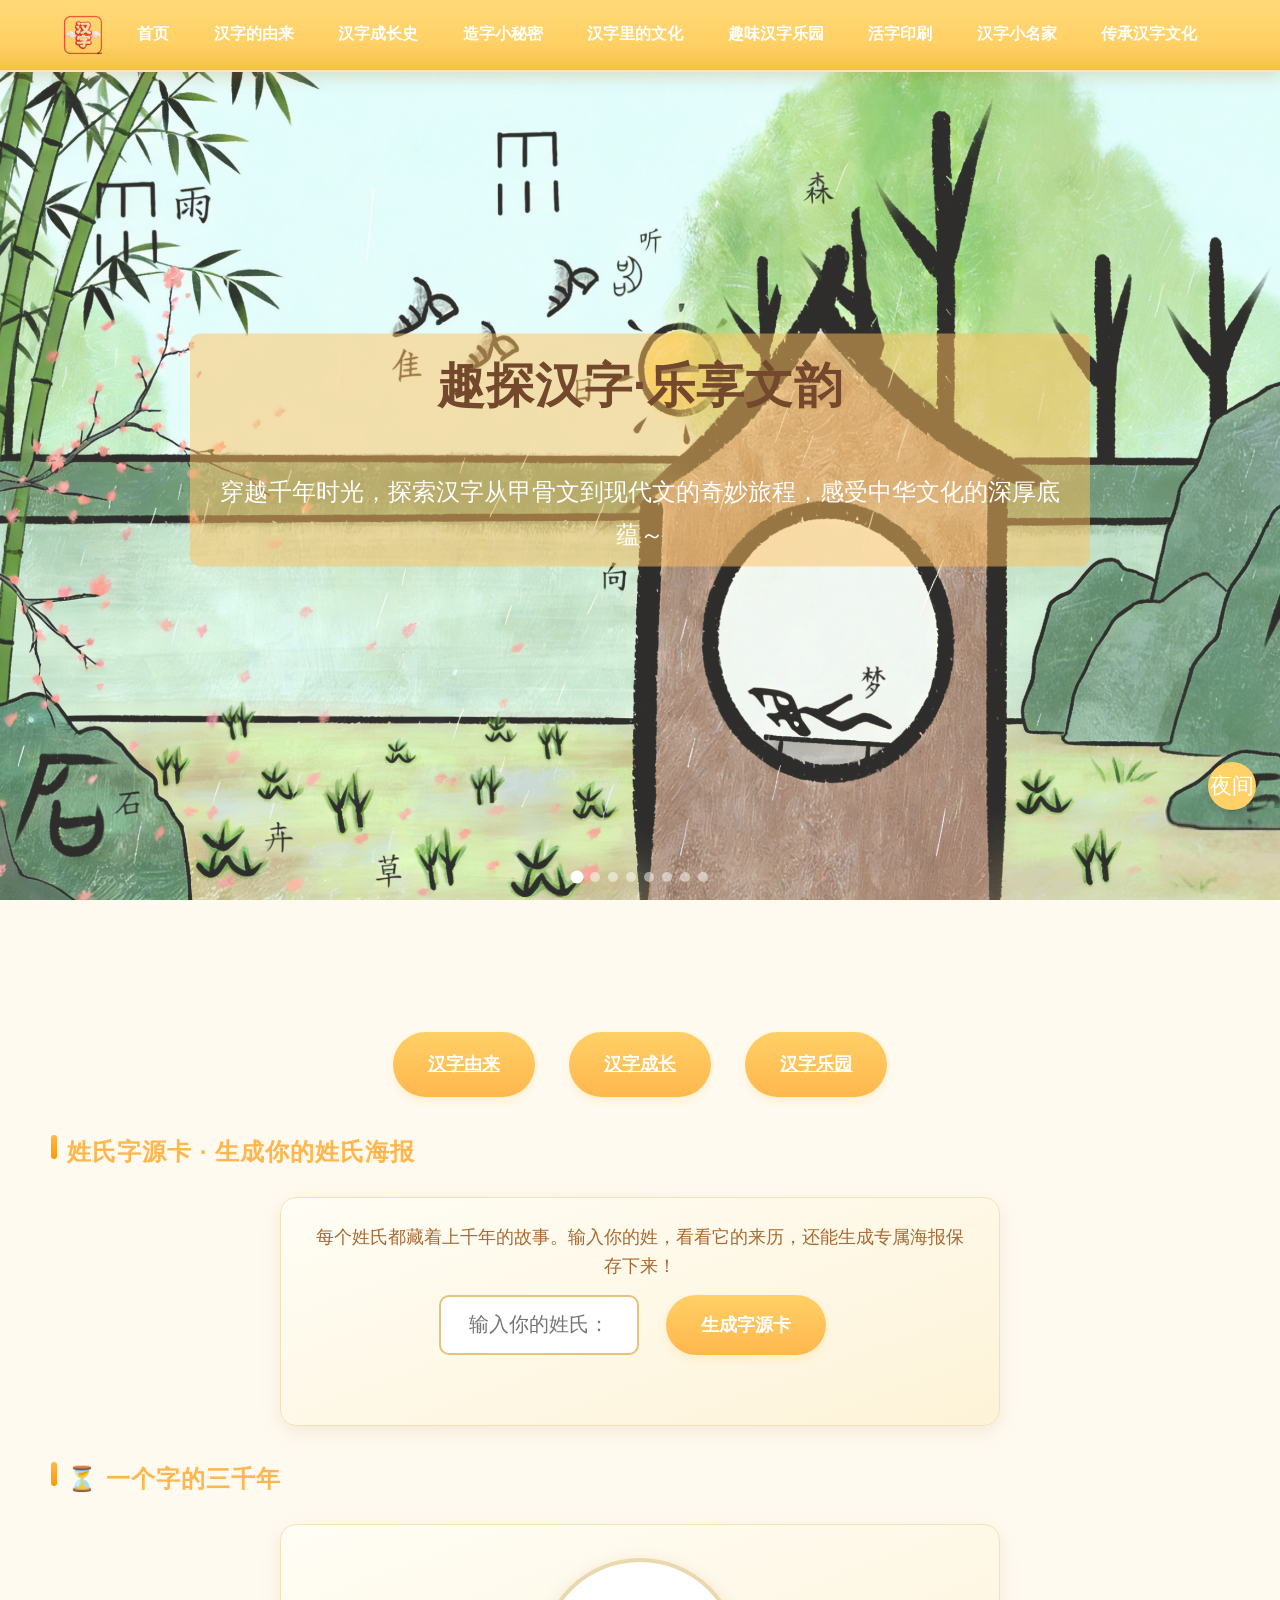
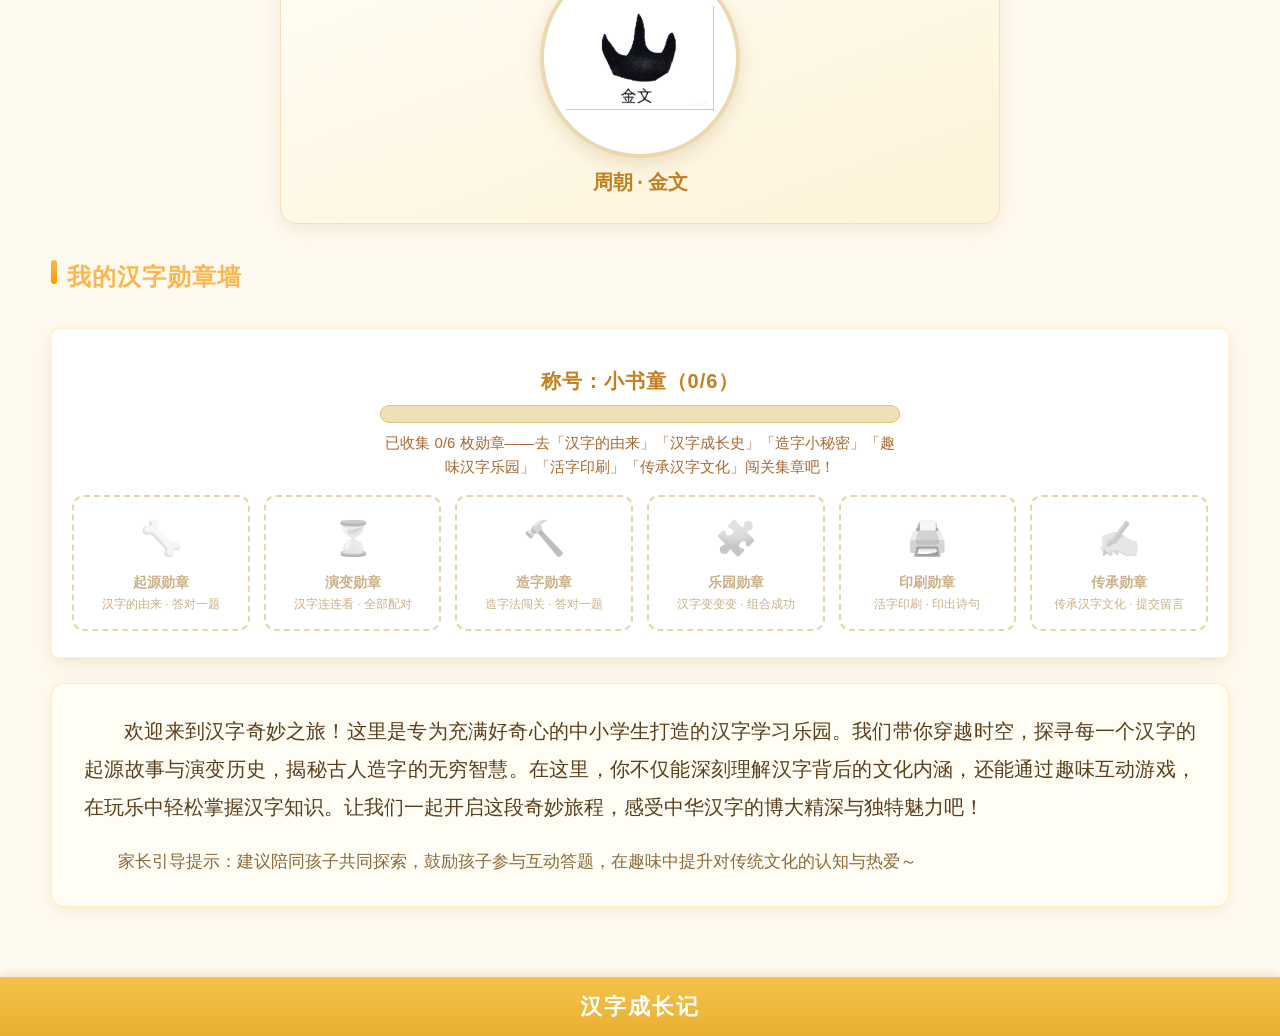
<file: index.html>
<!DOCTYPE html>
<html lang="zh-CN">
<head>
    <meta charset="UTF-8">
    <meta name="viewport" content="width=device-width, initial-scale=1.0">
    <title>首页 - 汉字成长记</title>
    <link rel="icon" href="data:image/svg+xml,<svg xmlns=%22http://www.w3.org/2000/svg%22 viewBox=%220 0 100 100%22><rect width=%22100%22 height=%22100%22 rx=%2220%22 fill=%22%23ffd166%22/><text x=%2250%22 y=%2270%22 font-size=%2255%22 text-anchor=%22middle%22 fill=%22%23fff%22 font-family=%22sans-serif%22 font-weight=%22bold%22>汉</text></svg>">
    <link rel="stylesheet" href="./css/base.css">
    <link rel="stylesheet" href="./css/theme.css">
</head>
<body class="page-index">
    <!-- 顶部导航栏 -->
    <div class="nav">
        <img src="img/汉字logo.png" alt="卡通汉字logo" class="logo">
        <a href="./index.html">首页</a>
        <a href="./page2.html">汉字的由来</a>
        <a href="./page3.html">汉字成长史</a>
        <a href="./page4.html">造字小秘密</a>
        <a href="./page5.html">汉字里的文化</a>
        <a href="./page6.html">趣味汉字乐园</a>
        <a href="./page9.html">活字印刷</a>
        <a href="./page7.html">汉字小名家</a>
        <a href="./page8.html">传承汉字文化</a>
    </div>

    <!-- 全屏轮播banner -->
    <div id="banner-container">
        <div id="banner-wrapper">
            <img src="img/banners/banner1.png" alt="甲骨文画《春晓》">
            <img src="img/banners/banner2.png" alt="有趣的象形字">
            <img src="img/banners/banner3.png" alt="汉字如画">
            <img src="img/banners/banner4.jpg" alt="汉字的演变 日">
            <img src="img/banners/banner5.png" alt="甲骨文画">
            <img src="img/banners/banner6.jpg" alt="汉字如画 山">
            <img src="img/banners/banner7.jpg" alt="汉字的演变 人">
            <img src="img/banners/banner8.png" alt="甲骨文画">
        </div>
        <button class="banner-arrow prev" id="bannerPrev">‹</button>
        <button class="banner-arrow next" id="bannerNext">›</button>
        <div class="banner-dots" id="bannerDots"></div>
        <!-- 居中文字标语+简介 -->
        <div class="banner-text-box">
            <h1 class="banner-title">趣探汉字·乐享文韵</h1>
            <p class="banner-desc">穿越千年时光，探索汉字从甲骨文到现代文的奇妙旅程，感受中华文化的深厚底蕴～</p>
        </div>
    </div>

    <div class="container">
        <!-- 快捷功能按钮 -->
        <div class="btn-group">
            <a href="./page2.html" class="theme-btn">汉字由来</a>
            <a href="./page3.html" class="theme-btn">汉字成长</a>
            <a href="./page6.html" class="theme-btn">汉字乐园</a>
        </div>

        <!-- 姓氏字源卡生成器 -->
        <h2 class="section-title" style="color: #ffb74d;">姓氏字源卡 · 生成你的姓氏海报</h2>
        <div class="surname-lab">
            <p style="font-size: 18px; color: #a86932;">每个姓氏都藏着上千年的故事。输入你的姓，看看它的来历，还能生成专属海报保存下来！</p>
            <div class="surname-row">
                <input type="text" id="surnameInput" maxlength="2" placeholder="输入你的姓氏：">
                <button class="theme-btn" id="surnameBtn">生成字源卡</button>
            </div>
            <div class="surname-msg" id="surnameMsg"></div>
            <div class="flip-card" id="flipCard" style="display:none;">
                <div class="flip-card-inner">
                    <div class="flip-front">
                        <canvas id="surnameCanvas" width="640" height="800"></canvas>
                    </div>
                    <div class="flip-back">
                        <div class="flip-char" id="flipChar"></div>
                        <div class="flip-desc" id="flipDesc"></div>
                        <div class="flip-hint">点卡片翻回正面</div>
                    </div>
                </div>
            </div>
            <div class="surname-actions" id="surnameActions">
                <button class="theme-btn" id="downloadCardBtn">保存海报</button>
            </div>
        </div>

        <!-- 一个字的三千年：自动演变动画 -->
        <h2 class="section-title" style="color: #ffb74d;">⏳ 一个字的三千年</h2>
        <div class="evolution-show">
            <div class="evolution-stage" id="evoStage">
                <img src="./img/page3汉字成长史/时间轴/山 甲骨文.jpg" alt="山字甲骨文" class="evo-active">
                <img src="./img/page3汉字成长史/时间轴/山 金文.jpg" alt="山字金文">
                <img src="./img/page3汉字成长史/时间轴/山 小篆.jpg" alt="山字小篆">
                <img src="./img/page3汉字成长史/时间轴/山隶书.jpg" alt="山字隶书">
                <img src="./img/page3汉字成长史/时间轴/山 草书.jpg" alt="山字草书">
                <img src="./img/page3汉字成长史/时间轴/山 楷书.jpg" alt="山字楷书">
                <img src="./img/page3汉字成长史/时间轴/山 行书.jpg" alt="山字行书">
            </div>
            <div class="evolution-label" id="evoLabel">商朝 · 甲骨文</div>
        </div>

        <!-- 勋章墙 -->
        <h2 class="section-title" style="color: #ffb74d;">我的汉字勋章墙</h2>
        <div class="interactive-box" style="text-align: center;">
            <div class="badge-progress-wrap">
                <div class="badge-title" id="badgeTitle">称号：小书童</div>
                <div class="badge-progress-bar">
                    <div class="badge-progress-fill" id="badgeFill"></div>
                </div>
                <p style="margin-top:8px;font-size:15px;color:#a86932;" id="badgeProgress">去各个页面闯关答题，集齐 6 枚勋章，成为「汉字小达人」！</p>
            </div>
            <div class="badge-wall" id="badgeWall" style="margin-top:16px;"></div>
            <p id="badgeCongrats" style="display: none; font-size: 22px; color: #c0392b; font-weight: bold; margin-top: 10px;">勋章集齐！你就是当之无愧的「汉字小达人」！</p>
        </div>

        <!-- 底部说明 -->
        <div class="text-box index-text">
            <p>欢迎来到汉字奇妙之旅！这里是专为充满好奇心的中小学生打造的汉字学习乐园。我们带你穿越时空，探寻每一个汉字的起源故事与演变历史，揭秘古人造字的无穷智慧。在这里，你不仅能深刻理解汉字背后的文化内涵，还能通过趣味互动游戏，在玩乐中轻松掌握汉字知识。让我们一起开启这段奇妙旅程，感受中华汉字的博大精深与独特魅力吧！</p>
            <p>家长引导提示：建议陪同孩子共同探索，鼓励孩子参与互动答题，在趣味中提升对传统文化的认知与热爱～</p>
        </div>
    </div>

    <!-- 底部版权 -->
    <div class="footer">
        <p>汉字成长记</p>
    </div>

    <script src="./js/main.js"></script>
    <script>
        // 8张图片自动轮播核心逻辑
        let currentIndex = 0;
        const bannerWrapper = document.getElementById('banner-wrapper');
        const bannerCount = 8;
        const intervalTime = 4000;
        const dotsBox = document.getElementById('bannerDots');
        // 生成小圆点
        for (let i = 0; i < bannerCount; i++) {
            const d = document.createElement('span');
            if (i === 0) d.classList.add('on');
            d.addEventListener('click', () => goBanner(i));
            dotsBox.appendChild(d);
        }
        function goBanner(i) {
            currentIndex = (i + bannerCount) % bannerCount;
            bannerWrapper.style.transform = `translateX(-${currentIndex * 12.5}%)`;
            dotsBox.querySelectorAll('span').forEach((s, idx) => s.classList.toggle('on', idx === currentIndex));
            restartAuto();
        }
        function nextBanner() { goBanner(currentIndex + 1); }
        function prevBanner() { goBanner(currentIndex - 1); }
        let timer = setInterval(nextBanner, intervalTime);
        function restartAuto() {
            clearInterval(timer);
            timer = setInterval(nextBanner, intervalTime);
        }
        document.getElementById('bannerNext').addEventListener('click', nextBanner);
        document.getElementById('bannerPrev').addEventListener('click', prevBanner);

        // ========== 新增核心功能：滚动时标题简介同步上移 + 边界限制 ==========
        const bannerTextBox = document.querySelector('.banner-text-box');
        const navHeight = 60; // 和css里的导航栏高度一致
        const maxMoveUp = 180; // 文字最大上移距离（可调整，越大上移越多）
        window.addEventListener('scroll', function() {
            // 获取滚动距离
            const scrollTop = window.scrollY;
            // 计算文字上移距离：滚动越多上移越多，但不超过设定的最大值
            const moveDistance = Math.min(scrollTop * 0.6, maxMoveUp);
            // 设置文字位置：上移 + 永远在导航栏下方，不超出界面
            bannerTextBox.style.transform = `translate(-50%, calc(-50% - ${moveDistance}px))`;
            bannerTextBox.style.top = `${50}%`;
            // 限制文字最顶部位置，不能超过导航栏下方
            const minTop = navHeight + 50;
            const currentTop = bannerTextBox.getBoundingClientRect().top;
            if(currentTop < minTop){
                bannerTextBox.style.top = `${minTop + bannerTextBox.offsetHeight/2}px`;
                bannerTextBox.style.transform = `translateX(-50%)`;
            }
            // 新增：滚出 banner 区域后文字框淡出，避免透过下方半透明内容隐约可见
            const vh = window.innerHeight || document.documentElement.clientHeight || 800;
            const fadeStart = vh * 0.30;
            const fadeEnd = vh * 0.65;
            const fadeRatio = Math.max(0, Math.min(1, 1 - (scrollTop - fadeStart) / (fadeEnd - fadeStart)));
            bannerTextBox.style.opacity = fadeRatio;
        });
    </script>

    <script>
    (function () {
        // ========== 姓氏字源卡生成器 ==========
        const surnameData = {
            "王": "一说「王」的甲骨文像斧钺之形，斧钺象征权力，后来引申为君王、首领。",
            "李": "上「木」下「子」，本义就是李树和它的果实，是历史悠久的姓氏。",
            "张": "左「弓」右「长」，本义是拉开弓弦，「张弓搭箭」的「张」就是它。",
            "刘": "繁体写作「劉」，字形里有「金」有「刀」，一说本义与兵器有关，后来主要用作姓氏。",
            "陈": "繁体写作「陳」，本义是陈列、排列，也是古代一个诸侯国的名字。",
            "杨": "左「木」右「昜」，本义是杨树，古人常种杨于道旁，后成为大姓。",
            "黄": "一说「黄」的古字形像人佩戴玉璜，后来借作颜色名，也是常见姓氏。",
            "赵": "左「走」右「肖」，本义是快步行走，战国七雄之一的赵国就以它为号。",
            "吴": "繁体写作「吳」，一说像人奔跑呼喊的样子，本义与大声说话有关。",
            "周": "甲骨文里的「周」像阡陌纵横的田地，本义周密、周全，也是朝代名。",
            "徐": "左「彳」右「余」，本义是慢慢地走，「徐徐」一词至今还在用。",
            "孙": "左「子」右「系」，像丝线相连、子孙相承，本义就是儿子的儿子。",
            "马": "甲骨文里的「马」就是一匹马的简笔画：有马头、鬃毛和四条腿，典型象形字。",
            "朱": "「木」的中间加一点，是指事字，本义指树心为红色的赤心木，后表红色。",
            "胡": "左「古」右「月（肉）」，本义指兽类下巴下垂的肉，后借作姓氏。",
            "郭": "「郭」本义指外城的城墙，「城郭」一词里还保留着这个意思。",
            "何": "左「人」右「可」，本义是肩扛、担荷（后来写作「荷」），后借作姓氏。",
            "林": "两棵「木」并排成「林」，甲骨文里就有它，本义就是成片的树林。",
            "罗": "繁体写作「羅」，上面是「网」，下面是「隹（鸟）」，本义是张网捕鸟。",
            "郑": "繁体写作「鄭」，本义与隆重地祭奠、奠酒有关，「郑重」一词由此而来。",
            "梁": "「梁」里有「木」有「水」，本义是架在水上的桥，后来也指房梁。",
            "谢": "左「言」右「射」，本义是辞让、辞别，后来引申出感谢的意思。",
            "宋": "上「宀（房子）」下「木」，本义与居所有关，后来成为国号和姓氏。",
            "唐": "「唐」的本义是浩大的言语，后来成为朝代名，也是我们熟知的大姓。"
        };

        const input = document.getElementById("surnameInput");
        const btn = document.getElementById("surnameBtn");
        const msg = document.getElementById("surnameMsg");
        const canvas = document.getElementById("surnameCanvas");
        const actions = document.getElementById("surnameActions");
        const flipCard = document.getElementById("flipCard");
        const flipChar = document.getElementById("flipChar");
        const flipDesc = document.getElementById("flipDesc");
        // 点击翻转
        flipCard.addEventListener("click", () => {
            flipCard.classList.toggle("flipped");
            if (typeof SFX !== "undefined") SFX.click();
        });
        const dlBtn = document.getElementById("downloadCardBtn");
        const ctx = canvas.getContext("2d");

        function wrapText(text, maxWidth, font) {
            ctx.font = font;
            const lines = [];
            let line = "";
            for (const ch of text) {
                if (ctx.measureText(line + ch).width > maxWidth && line) {
                    lines.push(line);
                    line = ch;
                } else {
                    line += ch;
                }
            }
            if (line) lines.push(line);
            return lines;
        }

        function drawCard(surname, story) {
            const W = canvas.width, H = canvas.height;
            // 宣纸底
            ctx.fillStyle = "#f7ecd0";
            ctx.fillRect(0, 0, W, H);
            // 纹理噪点
            ctx.fillStyle = "rgba(166, 105, 50, 0.05)";
            for (let i = 0; i < 400; i++) {
                ctx.fillRect(Math.random() * W, Math.random() * H, 2, 2);
            }
            // 双线边框
            ctx.strokeStyle = "#a86932";
            ctx.lineWidth = 6;
            ctx.strokeRect(18, 18, W - 36, H - 36);
            ctx.lineWidth = 2;
            ctx.strokeRect(32, 32, W - 64, H - 64);
            // 顶部标题
            ctx.fillStyle = "#a86932";
            ctx.font = "bold 34px KaiTi, 楷体, serif";
            ctx.textAlign = "center";
            ctx.fillText("姓 氏 字 源 卡", W / 2, 90);
            // 姓氏大字
            ctx.fillStyle = "#4a2f17";
            ctx.font = "bold 210px KaiTi, 楷体, serif";
            ctx.fillText(surname, W / 2, 330);
            // 分隔线
            ctx.strokeStyle = "#c9a86a";
            ctx.lineWidth = 2;
            ctx.beginPath();
            ctx.moveTo(110, 390);
            ctx.lineTo(W - 110, 390);
            ctx.stroke();
            // 字源故事
            ctx.fillStyle = "#5d4530";
            const lines = wrapText(story, W - 160, "28px KaiTi, 楷体, serif");
            ctx.font = "28px KaiTi, 楷体, serif";
            lines.forEach((line, i) => ctx.fillText(line, W / 2, 450 + i * 46));
            // 红印章
            const sealSize = 96, sx = W - 170, sy = H - 200;
            ctx.fillStyle = "#c0392b";
            ctx.beginPath();
            ctx.roundRect(sx, sy, sealSize, sealSize, 12);
            ctx.fill();
            ctx.fillStyle = "#fff";
            ctx.font = "bold 56px KaiTi, 楷体, serif";
            ctx.fillText(surname, sx + sealSize / 2, sy + sealSize / 2 + 20);
            // 底部品牌
            ctx.fillStyle = "#a86932";
            ctx.font = "22px KaiTi, 楷体, serif";
            ctx.fillText("汉字成长记 · 趣探汉字 乐享文韵", W / 2, H - 60);
        }

        btn.addEventListener("click", () => {
            const surname = (input.value || "").trim().slice(0, 1);
            if (!surname) {
                msg.textContent = "先输入一个姓氏哦～";
                flipCard.style.display = "none";
                actions.style.display = "none";
                return;
            }
            const story = surnameData[surname];
            if (!story) {
                msg.textContent = "这个姓氏的字源还在整理中，试试常见的姓：王、李、张、刘、陈、杨、黄、赵、周、吴、马、林……";
                flipCard.style.display = "none";
                actions.style.display = "none";
                return;
            }
            msg.textContent = "";
            drawCard(surname, story);
            // 填充背面
            flipChar.textContent = surname;
            flipDesc.textContent = story;
            flipCard.classList.remove("flipped");
            flipCard.style.display = "block";
            actions.style.display = "block";
        });

        dlBtn.addEventListener("click", () => {
            const surname = (input.value || "").trim().slice(0, 1) || "姓";
            const a = document.createElement("a");
            a.href = canvas.toDataURL("image/png");
            a.download = `姓氏字源卡-${surname}.png`;
            a.click();
        });

        // ========== 一个字的三千年：自动演变动画 ==========
        const evoImgs = document.querySelectorAll("#evoStage img");
        const evoLabel = document.getElementById("evoLabel");
        const evoStages = ["商朝 · 甲骨文", "周朝 · 金文", "秦朝 · 小篆", "汉朝 · 隶书", "汉末 · 草书", "魏晋 · 楷书", "魏晋 · 行书"];
        let evoIndex = 0;
        setInterval(() => {
            evoIndex = (evoIndex + 1) % evoStages.length;
            evoImgs.forEach((im, i) => im.classList.toggle("evo-active", i === evoIndex));
            evoLabel.textContent = evoStages[evoIndex];
        }, 1600);

        // ========== 勋章墙 ==========
        const wall = document.getElementById("badgeWall");
        const progress = document.getElementById("badgeProgress");
        const congrats = document.getElementById("badgeCongrats");
        if (typeof BADGE_DEFS !== "undefined" && typeof getBadges === "function") {
            const owned = getBadges();
            wall.innerHTML = "";
            BADGE_DEFS.forEach(b => {
                const has = owned.includes(b.id);
                const slot = document.createElement("div");
                slot.className = "badge-slot" + (has ? " owned" : "");
                slot.innerHTML = `<span class="badge-icon">${b.icon}</span><span class="badge-name">${b.name}</span><span class="badge-desc">${b.desc}</span>`;
                wall.appendChild(slot);
            });
            // 进度条 + 称号
            const pct = Math.round(owned.length / BADGE_DEFS.length * 100);
            document.getElementById("badgeFill").style.width = pct + "%";
            const title = owned.length === 0 ? "小书童"
                        : owned.length <= 2 ? "小学徒"
                        : owned.length <= 4 ? "小学士"
                        : "汉字小达人";
            document.getElementById("badgeTitle").textContent = `称号：${title}（${owned.length}/${BADGE_DEFS.length}）`;
            progress.textContent = `已收集 ${owned.length}/${BADGE_DEFS.length} 枚勋章——去「汉字的由来」「汉字成长史」「造字小秘密」「趣味汉字乐园」「活字印刷」「传承汉字文化」闯关集章吧！`;
            if (owned.length === BADGE_DEFS.length) {
                congrats.style.display = "block";
                if (typeof showSeal === "function") showSeal("达人", congrats);
            }
        }
    })();
    </script>
</body>
</html>
</file>
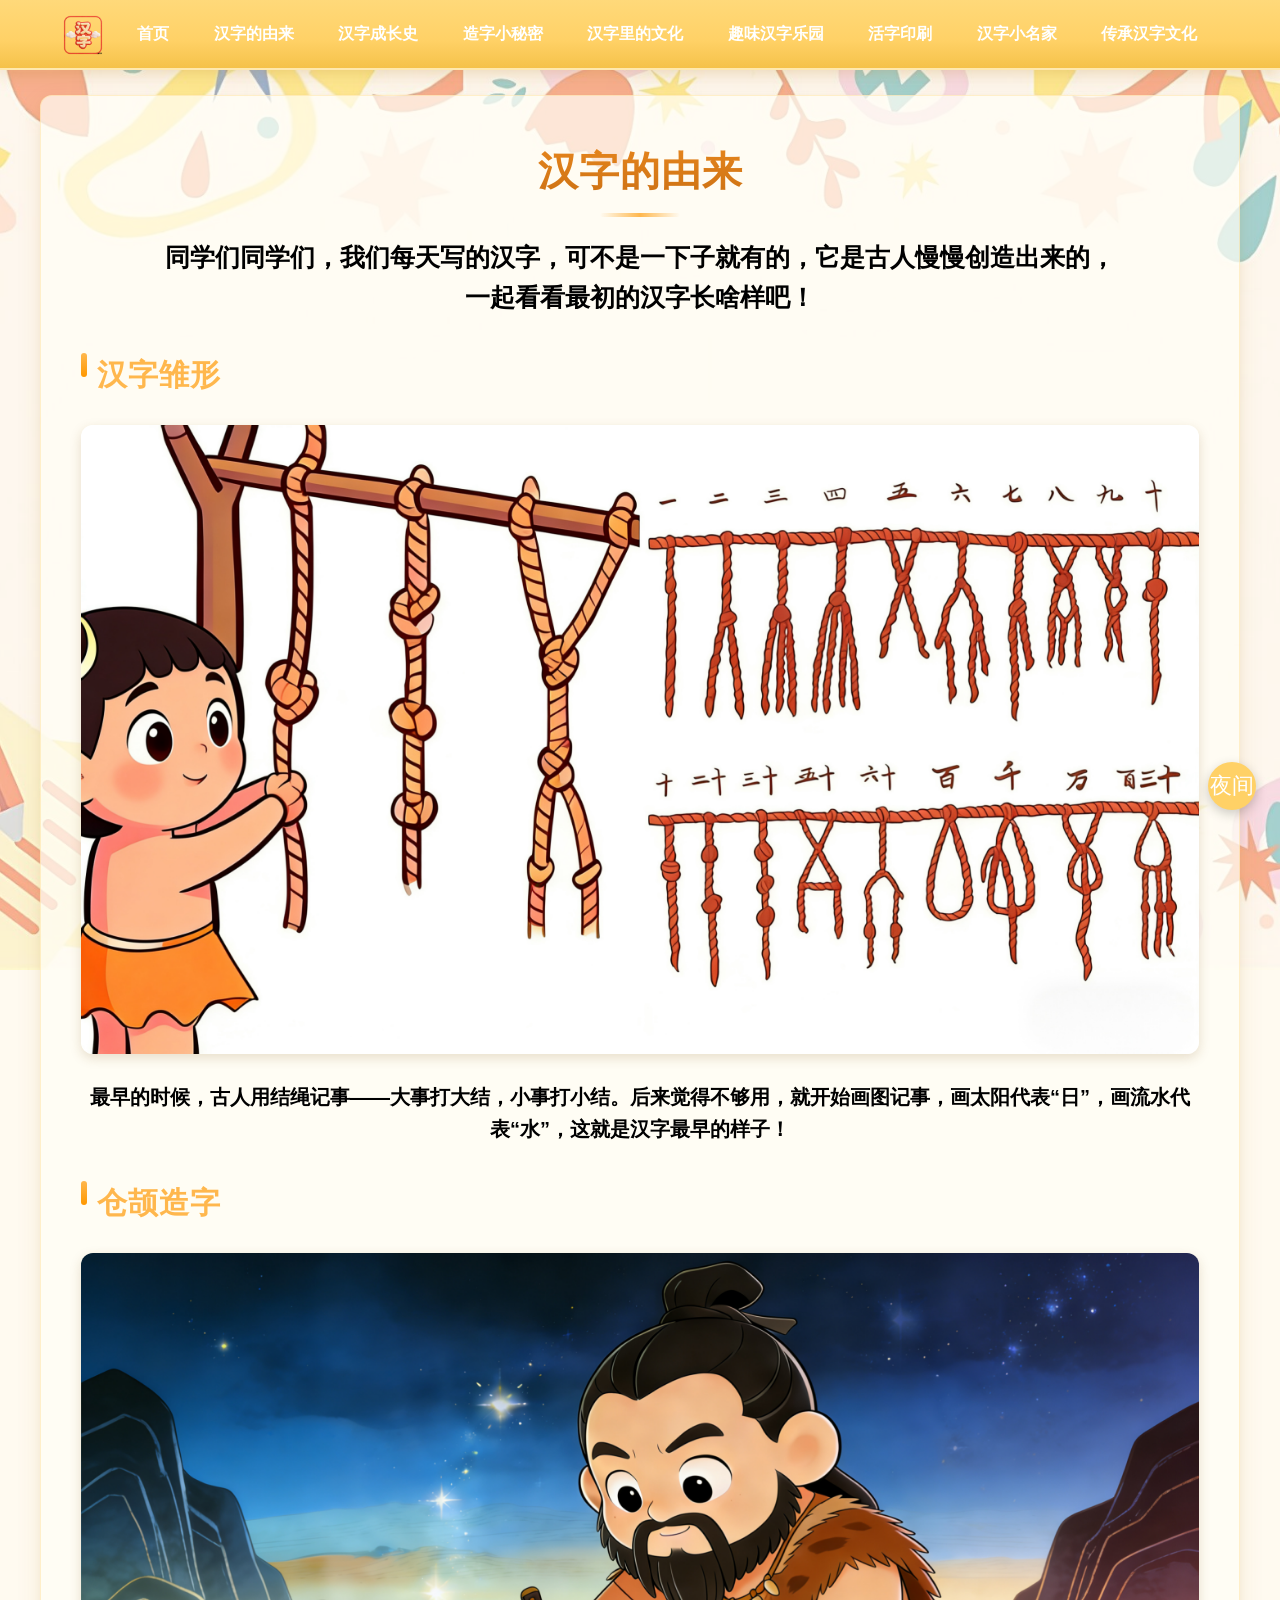
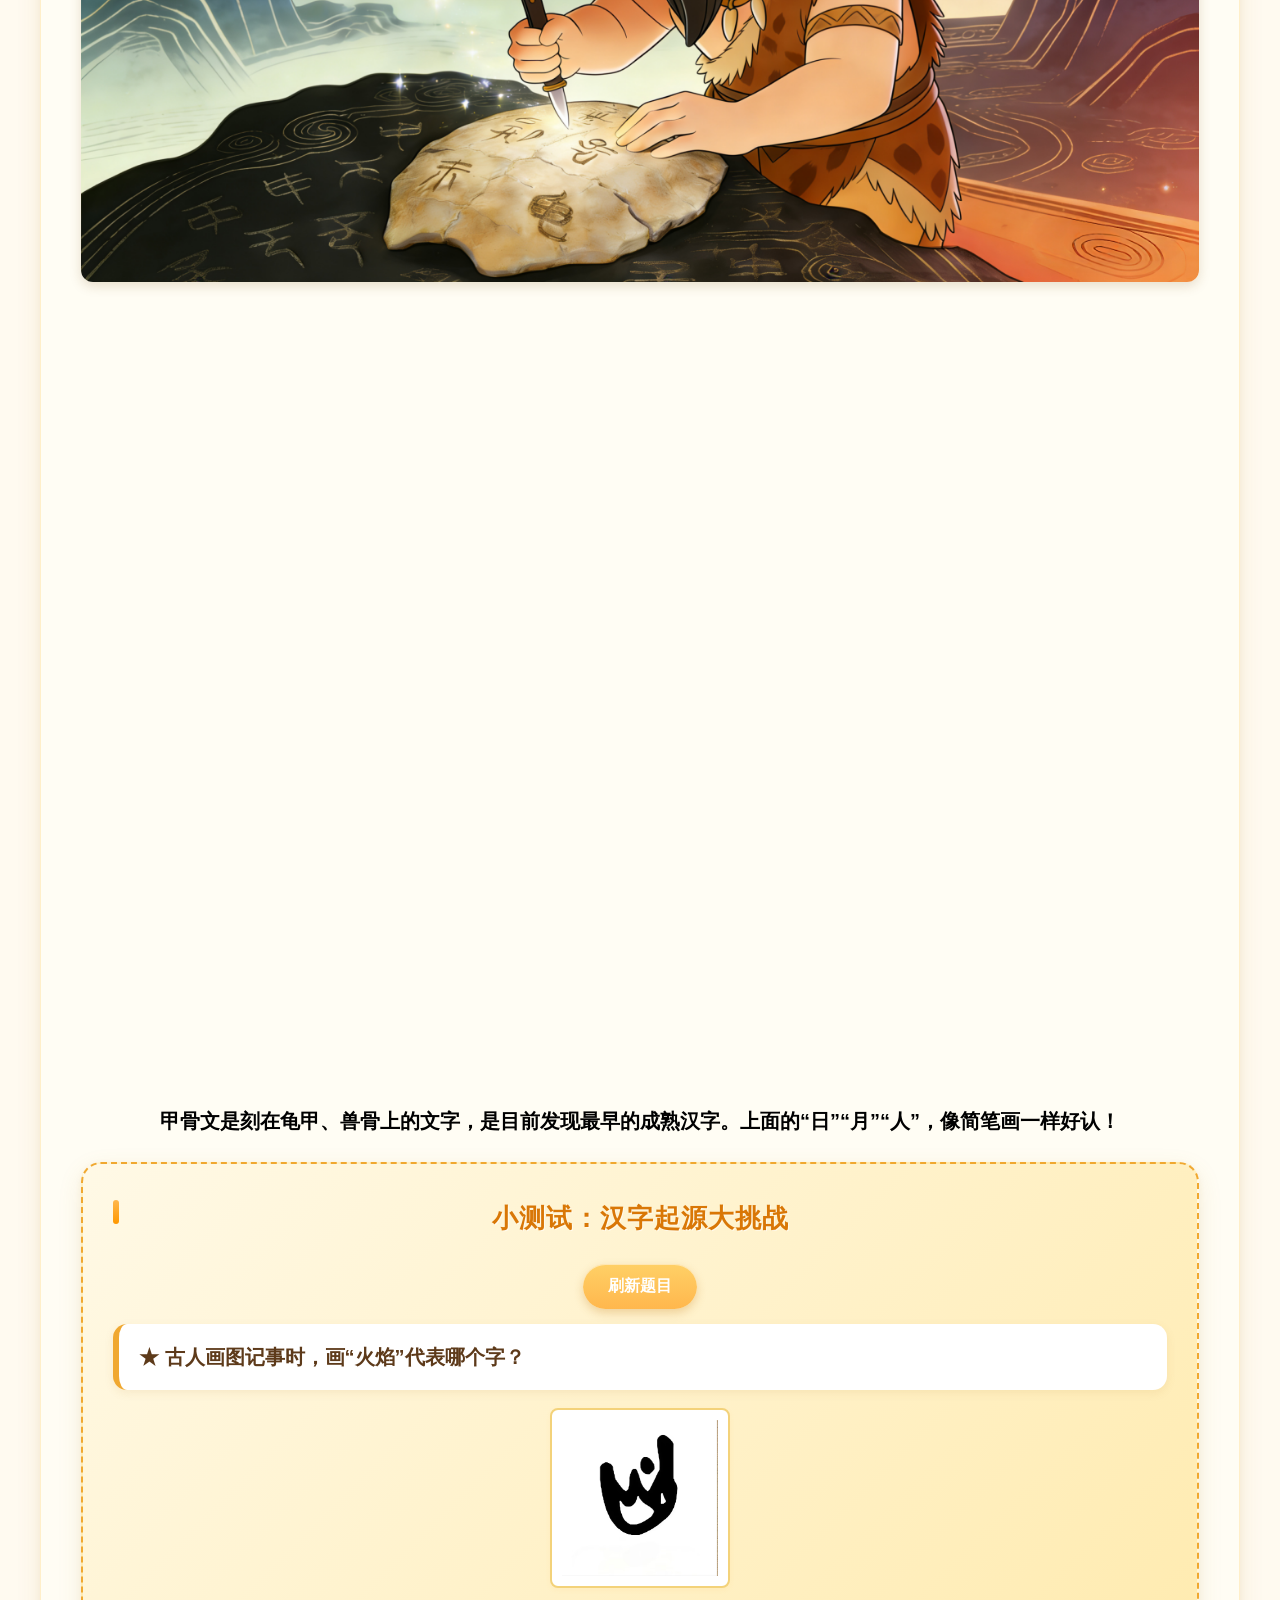
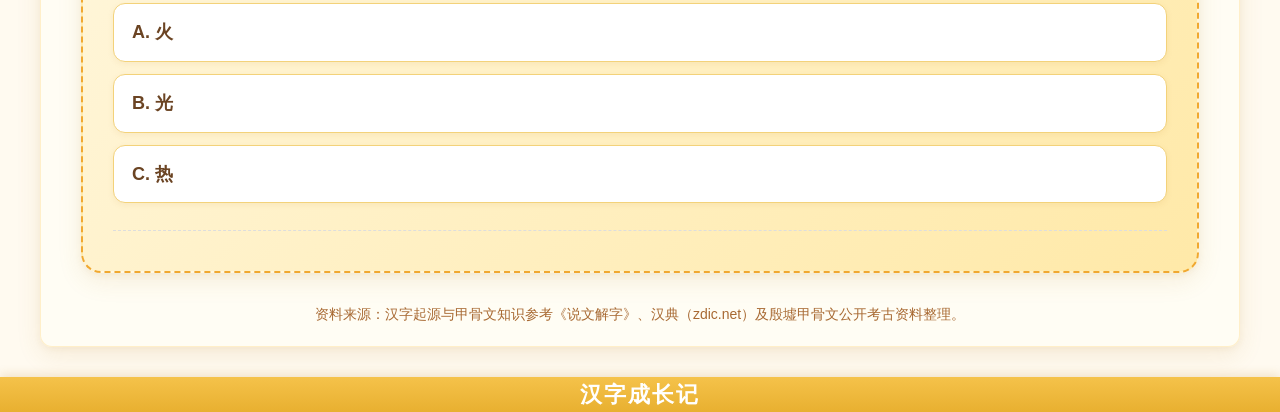
<file: page2.html>
<!DOCTYPE html>
<html lang="zh-CN">
<head>
    <meta charset="UTF-8">
    <meta name="viewport" content="width=device-width, initial-scale=1.0">
    <title>汉字的由来 - 汉字成长记</title>
    <link rel="icon" href="data:image/svg+xml,<svg xmlns=%22http://www.w3.org/2000/svg%22 viewBox=%220 0 100 100%22><rect width=%22100%22 height=%22100%22 rx=%2220%22 fill=%22%23ffd166%22/><text x=%2250%22 y=%2270%22 font-size=%2255%22 text-anchor=%22middle%22 fill=%22%23fff%22 font-family=%22sans-serif%22 font-weight=%22bold%22>汉</text></svg>">
    <link rel="stylesheet" href="./css/base.css">
    <link rel="stylesheet" href="./css/theme.css">
<style>
.nav {
position: fixed;
top: 0;
left: 0;
width: 100%;
z-index: 999;
height: 70px;
box-sizing: border-box;
}

body.page-origin {
padding-top: 70px;
min-height: 100vh;
margin: 0;
position: relative;
}

body.page-origin::before {
content: "";
position: fixed;
top: 70px;
left: 0;
width: 100%;
height: 100%;
background-image: url("./img/背景.jpg");
background-position: center;
background-size: cover;
background-repeat: no-repeat;
opacity: 0.5;
z-index: -1;
}

.container,
.footer {
position: relative;
z-index: 1;
width: 100%;
box-sizing: border-box;
padding: 0px 0; /* 新增：容器上下留间距 */
}

/* 关键修改：白色半透明容器（确保生效） */
.content-wrapper {
    background-color: rgba(255, 254, 245, 0.7); /* 保持透明度0.7 */
    border-radius: 12px;
    /* 核心调整：上内边距15px（减小标题到容器上边框距离），左右内边距40px（增大左右空隙），下内边距20px（不变） */
    padding: 15px 40px 20px; 
    margin: 5px auto 10px; /* 与导航栏距离5px，下距10px，左右居中 */
    max-width: calc(100% ); /* 配合左右40px内边距，确保页面边缘左右空隙一致 */
    box-shadow: 0 3px 15px rgba(0,0,0,0.1);
    position: relative;
    z-index: 2;
}
</style>
</head>
<body class="page-origin">
    <div class="nav">
        <img src="img/汉字logo.png" alt="卡通汉字logo" class="logo">
        <a href="./index.html">首页</a>
        <a href="./page2.html">汉字的由来</a>
        <a href="./page3.html">汉字成长史</a>
        <a href="./page4.html">造字小秘密</a>
        <a href="./page5.html">汉字里的文化</a>
        <a href="./page6.html">趣味汉字乐园</a>
        <a href="./page9.html">活字印刷</a>
        <a href="./page7.html">汉字小名家</a>
        <a href="./page8.html">传承汉字文化</a>
    </div>

    <div class="container">
        <!-- 完整包裹所有内容 -->
        <div class="content-wrapper">
            <h1 class="page-title">汉字的由来</h1>
            
            <div class="text-box">
                <p style="font-size: 25px; text-align: center; font-family: 'Comic Sans MS', '幼圆', '微软雅黑 Light', sans-serif; font-weight: bold;">
同学们同学们，我们每天写的汉字，可不是一下子就有的，它是古人慢慢创造出来的，<br />一起看看最初的汉字长啥样吧！</p>
            </div>

            <h2 class="section-title">汉字雏形</h2>
            <div class="img-box">
                <img src="./img/page2汉字的由来/结绳记事.png" alt="结绳记事插画">
            </div>
            <div class="text-box">
                <p style="font-size: 20px; text-align: center; font-family: 'Comic Sans MS', '幼圆', '微软雅黑 Light', sans-serif; font-weight: bold;">
最早的时候，古人用结绳记事——大事打大结，小事打小结。后来觉得不够用，就开始画图记事，画太阳代表“日”，画流水代表“水”，这就是汉字最早的样子！</p>
            </div>

            <h2 class="section-title">仓颉造字</h2>
            <div class="img-box">
                <img src="./img/page2汉字的由来/仓颉造字.png" alt="仓颉造字插画">
            </div>
            <div class="text-box">
                <p style="font-size: 20px; text-align: center; font-family: 'Comic Sans MS', '幼圆', '微软雅黑 Light', sans-serif; font-weight: bold;">
民间传说，仓颉观察天上的星星、地上的鸟兽，创造出基础汉字。有了汉字，大家记事、交流就比之前方便多啦！</p>
            </div>

            <h2 class="section-title">成熟开端·甲骨文</h2>
            <div class="img-box">
                <img src="img/page2汉字的由来/拓印.png" alt="甲骨文拓片插画">
            </div>
            <div class="text-box">
                <p style="font-size: 20px; text-align: center; font-family: 'Comic Sans MS', '幼圆', '微软雅黑 Light', sans-serif; font-weight: bold;">
甲骨文是刻在龟甲、兽骨上的文字，是目前发现最早的成熟汉字。上面的“日”“月”“人”，像简笔画一样好认！</p>
            </div>

            <div class="interactive-box">
                <h3 class="section-title">小测试：汉字起源大挑战</h3>
                <div style="text-align: center; margin-bottom: 15px;">
                    <button class="theme-btn" id="refresh-quiz">刷新题目</button>
                </div>
                <div class="quiz-item" id="quiz-container">
                    <p id="quiz-question">★ 这个甲骨文符号像“太阳”，代表哪个字？</p>
                    <img id="quiz-img" src="img/question-images/水甲骨文.jpg" alt="题目图片" style="width: 50px; margin: 10px auto; display: block;">
                </div>
                <div id="quiz-result"></div>
            </div>

            <p style="text-align: center; font-size: 14px; color: #a86932; margin-top: 30px;">资料来源：汉字起源与甲骨文知识参考《说文解字》、汉典（zdic.net）及殷墟甲骨文公开考古资料整理。</p>
        </div> <!-- 关闭.content-wrapper -->
    </div>

    <div class="footer">
        <p>汉字成长记</p>
    </div>

    <script src="./js/main.js"></script>
    <script>
        const page2QuizBank = [
            {
                question: "★ 这个甲骨文符号像“太阳”，代表哪个字？",
                imgSrc: "img/question-images/日甲骨文.jpg",
                options: [
                    {text: "A. 月", ans: "no"},
                    {text: "B. 日", ans: "yes"},
                    {text: "C. 星", ans: "no"}
                ]
            },
            {
                question: "★ 古人“结绳记事”是汉字发展的哪个阶段？",
imgSrc: "img/question-images/结绳记事.png",
                options: [
                    {text: "A. 雏形阶段", ans: "yes"},
                    {text: "B. 成熟阶段", ans: "no"},
                    {text: "C. 简化阶段", ans: "no"}
                ]
            },
            {
                question: "★ 传说中创造基础汉字的人物是谁？",
imgSrc: "img/question-images/仓颉造字.png",
                options: [
                    {text: "A. 仓颉", ans: "yes"},
                    {text: "B. 黄帝", ans: "no"},
                    {text: "C. 孔子", ans: "no"}
                ]
            },
            {
                question: "★ 甲骨文主要刻在什么载体上？",
imgSrc: "img/question-images/甲骨文.png",
                options: [
                    {text: "A. 纸和笔", ans: "no"},
                    {text: "B. 龟甲和兽骨", ans: "yes"},
                    {text: "C. 石头和木头", ans: "no"}
                ]
            },
            {
                question: "★ 这个甲骨文符号像“流水”，代表哪个字？",
                imgSrc: "img/question-images/水甲骨文.jpg",
                options: [
                    {text: "A. 水", ans: "yes"},
                    {text: "B. 火", ans: "no"},
                    {text: "C. 雨", ans: "no"}
                ]
            },
            {
                question: "★ 古人“画图记事”时，画“山峰”代表哪个字？",
                imgSrc: "img/question-images/山甲骨文.jpg",
                options: [
                    {text: "A. 山", ans: "yes"},
                    {text: "B. 石", ans: "no"},
                    {text: "C. 田", ans: "no"}
                ]
            },
            {
                question: "★ 甲骨文是目前发现的什么类型汉字？",
imgSrc: "img/question-images/2甲骨文.png",
                options: [
                    {text: "A. 最早的成熟汉字", ans: "yes"},
                    {text: "B. 最晚的简化汉字", ans: "no"},
                    {text: "C. 最复杂的书法汉字", ans: "no"}
                ]
            },
            {
                question: "★ 这个甲骨文符号像“站立的人”，代表哪个字？",
                imgSrc: "img/question-images/人甲骨文.jpg",
                options: [
                    {text: "A. 人", ans: "yes"},
                    {text: "B. 天", ans: "no"},
                    {text: "C. 地", ans: "no"}
                ]
            },
            {
                question: "★ 古人画图记事时，画“火焰”代表哪个字？",
                imgSrc: "img/question-images/火甲骨文.jpg",
                options: [
                    {text: "A. 火", ans: "yes"},
                    {text: "B. 光", ans: "no"},
                    {text: "C. 热", ans: "no"}
                ]
            },
            {
                question: "★ 汉字雏形阶段除了结绳记事，还有什么方式？",
imgSrc: "img/question-images/画图记事.png",
                options: [
                    {text: "A. 电脑打字", ans: "no"},
                    {text: "B. 画图记事", ans: "yes"},
                    {text: "C. 印刷术", ans: "no"}
                ]
            }
        ];

        initQuizRefresh(page2QuizBank, {
            containerId: "quiz-container",
            questionId: "quiz-question",
            imgId: "quiz-img",
            resultId: "quiz-result"
        });
    </script>
</body>
</html>
</file>
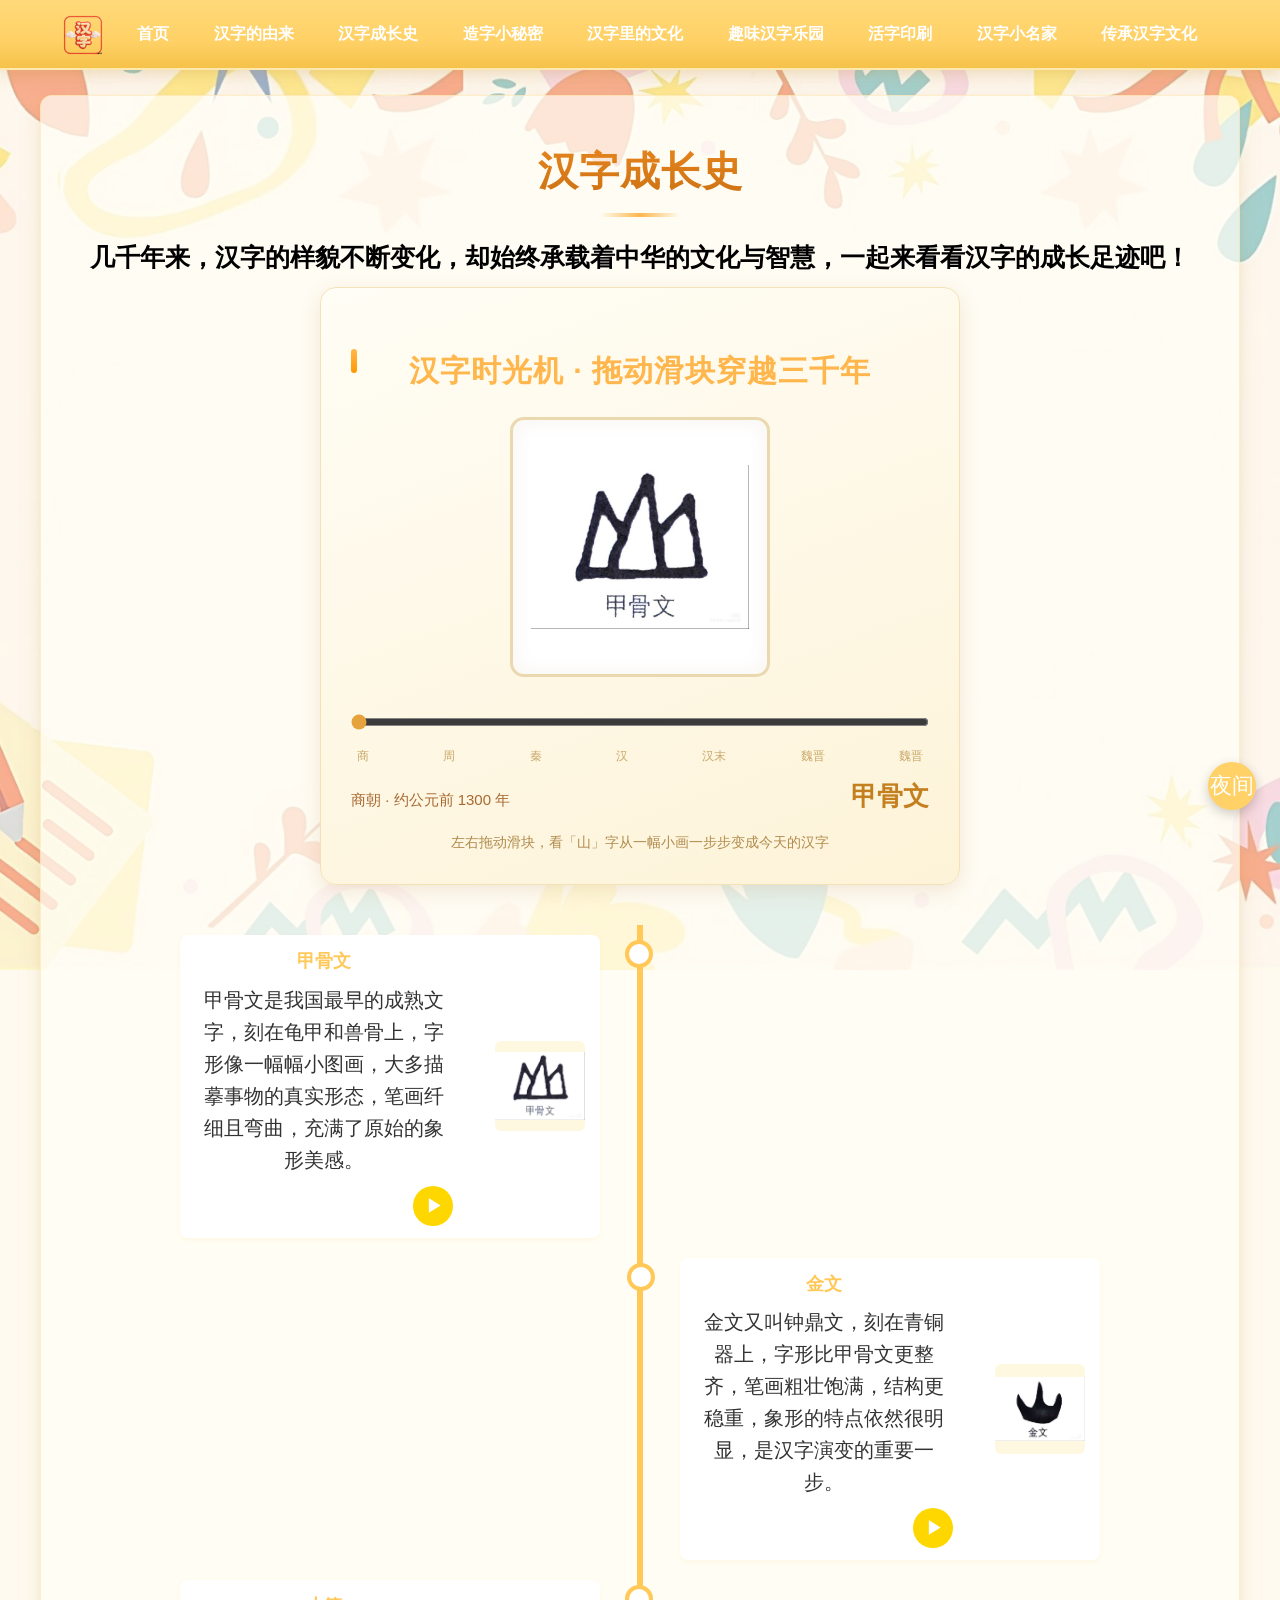
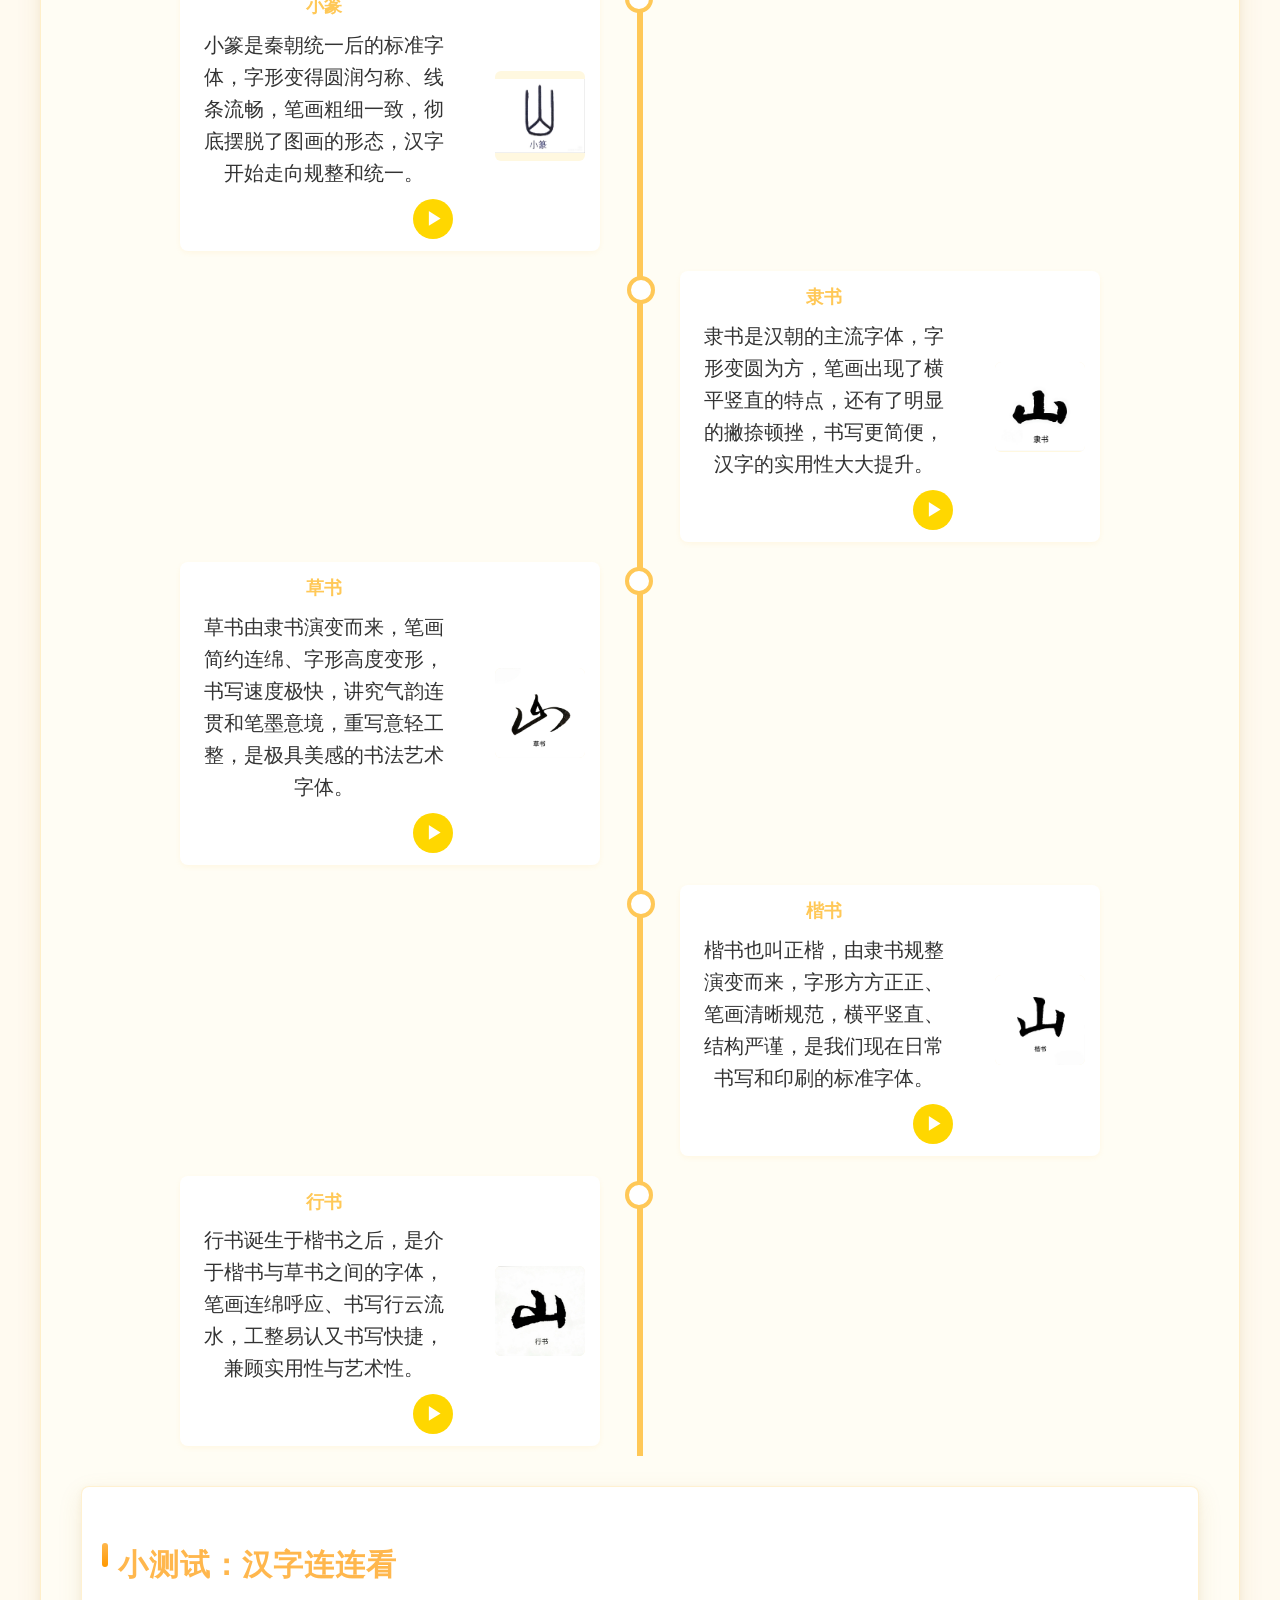
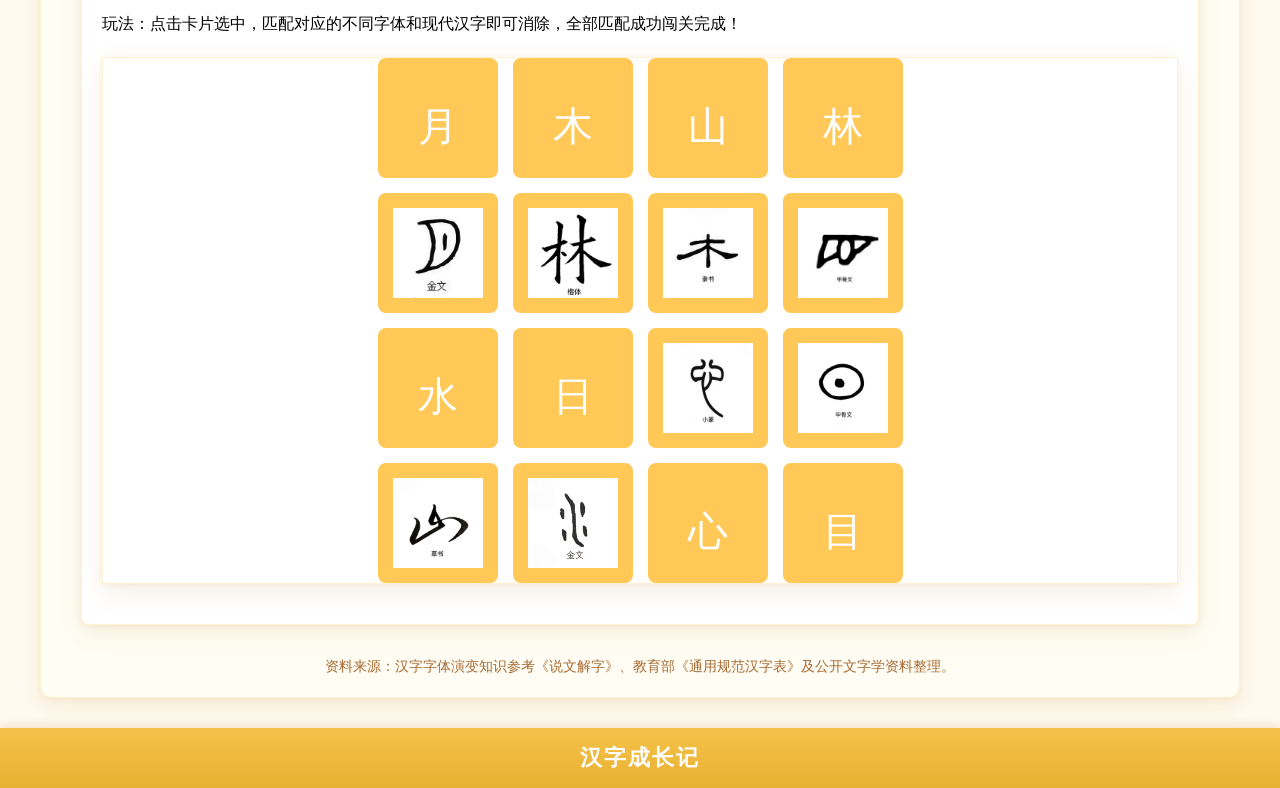
<file: page3.html>
<!DOCTYPE html>
<html lang="zh-CN">
<head>
    <meta charset="UTF-8">
    <meta name="viewport" content="width=device-width, initial-scale=1.0">
    <title>汉字成长史 - 汉字成长记</title>
    <link rel="icon" href="data:image/svg+xml,<svg xmlns=%22http://www.w3.org/2000/svg%22 viewBox=%220 0 100 100%22><rect width=%22100%22 height=%22100%22 rx=%2220%22 fill=%22%23ffd166%22/><text x=%2250%22 y=%2270%22 font-size=%2255%22 text-anchor=%22middle%22 fill=%22%23fff%22 font-family=%22sans-serif%22 font-weight=%22bold%22>汉</text></svg>">
    <link rel="stylesheet" href="./css/base.css">
    <link rel="stylesheet" href="./css/theme.css">
	<style>
		/* 导航栏固定顶部 - 核心必加 */
		.nav {
			position: fixed;
			top: 0;
			left: 0;
			width: 100%;
			z-index: 999;
			height: 70px;
			box-sizing: border-box;
		}
	
		body.page-history {
			padding-top: 70px;
			/* 内容下移，不被导航遮挡 */
			min-height: 100vh;
			margin: 0;
			position: relative;
		}
	
		/* 专门承载背景图的伪元素，让背景图透明 */
		body.page-history::before {
			content: "";
			position: fixed;
			top: 70px;/* 背景图顶部=导航栏下方 */
			left: 0;
			width: 100%;
			height: 100%;
			background-image: url("./img/背景.jpg");
			background-position: center;
			background-size: cover;
			background-repeat: no-repeat;
			opacity: 0.5;/* 背景透明度！！ */
			z-index: -1;/* 背景图在最底层，文字在上面 */
		}
	
		.container,
		.footer {
			position: relative;
			z-index: 1;
			width: 100%;
			box-sizing: border-box;
		}
		.content-wrapper {
		    background-color: rgba(255, 254, 245, 0.7); /* 保持透明度0.7 */
		    border-radius: 12px;
		    /* 核心调整：上内边距15px（减小标题到容器上边框距离），左右内边距40px（增大左右空隙），下内边距20px（不变） */
		    padding: 15px 40px 20px; 
		    margin: 5px auto 10px; /* 与导航栏距离5px，下距10px，左右居中 */
		    max-width: calc(100% ); /* 配合左右40px内边距，确保页面边缘左右空隙一致 */
		    box-shadow: 0 3px 15px rgba(0,0,0,0.1);
		    position: relative;
		    z-index: 2;
		}
	</style>
</head>
<body class="page-history">
    <div class="nav">
        <img src="img/汉字logo.png" alt="卡通汉字logo" class="logo">
        <a href="./index.html">首页</a>
        <a href="./page2.html">汉字的由来</a>
        <a href="./page3.html">汉字成长史</a>
        <a href="./page4.html">造字小秘密</a>
        <a href="./page5.html">汉字里的文化</a>
        <a href="./page6.html">趣味汉字乐园</a>
        <a href="./page9.html">活字印刷</a>
        <a href="./page7.html">汉字小名家</a>
        <a href="./page8.html">传承汉字文化</a>
    </div>

    <div class="container">
		<div class="content-wrapper">
        <h1 class="page-title">汉字成长史</h1>
        
        <div class="text-box">
            <p style="font-size: 25px; text-align: center; font-family: 'Comic Sans MS', '幼圆', '微软雅黑 Light', sans-serif; font-weight: bold;">
            几千年来，汉字的样貌不断变化，却始终承载着中华的文化与智慧，一起来看看汉字的成长足迹吧！</p>
        </div>

        <!-- ============ 汉字时光机：拖动滑块穿越三千年 ============ -->
        <style>
        .timemachine { max-width: 640px; margin: 10px auto 40px; background: linear-gradient(160deg, #fffdf5, #fdf3d8); border-radius: 16px; padding: 25px 30px 30px; box-shadow: 0 6px 20px rgba(166, 105, 50, 0.15); text-align: center; border: 1px solid #f3e2b8; }
        .tm-stage { position: relative; width: 260px; height: 260px; margin: 10px auto; background: #fff; border-radius: 14px; border: 3px solid #ead9ae; box-shadow: inset 0 0 20px rgba(166, 105, 50, 0.08); overflow: hidden; }
        .tm-stage img { position: absolute; inset: 0; width: 100%; height: 100%; object-fit: contain; padding: 18px; box-sizing: border-box; opacity: 0; transform: scale(1.06); transition: opacity 0.45s ease, transform 0.45s ease; }
        .tm-stage img.tm-active { opacity: 1; transform: scale(1); }
        .tm-slider { width: 100%; margin: 18px 0 4px; accent-color: #e6a23c; height: 34px; cursor: pointer; }
        .tm-ticks { display: flex; justify-content: space-between; font-size: 12px; color: #c9a86a; padding: 0 6px; }
        .tm-caption { display: flex; justify-content: space-between; align-items: baseline; margin-top: 10px; }
        .tm-era { font-size: 15px; color: #a86932; }
        .tm-font { font-size: 26px; font-weight: bold; color: #c47f1e; font-family: "楷体", KaiTi, serif; }
        .tm-tip { margin-top: 14px; font-size: 14px; color: #b08b4d; }
        </style>
        <div class="timemachine">
            <h2 class="section-title" style="text-align: center; border-left: none; padding-left: 0;">汉字时光机 · 拖动滑块穿越三千年</h2>
            <div class="tm-stage" id="tmStage">
                <img src="./img/page3汉字成长史/时间轴/山 甲骨文.jpg" alt="山字甲骨文" class="tm-active">
                <img src="./img/page3汉字成长史/时间轴/山 金文.jpg" alt="山字金文">
                <img src="./img/page3汉字成长史/时间轴/山 小篆.jpg" alt="山字小篆">
                <img src="./img/page3汉字成长史/时间轴/山隶书.jpg" alt="山字隶书">
                <img src="./img/page3汉字成长史/时间轴/山 草书.jpg" alt="山字草书">
                <img src="./img/page3汉字成长史/时间轴/山 楷书.jpg" alt="山字楷书">
                <img src="./img/page3汉字成长史/时间轴/山 行书.jpg" alt="山字行书">
            </div>
            <input type="range" class="tm-slider" id="tmSlider" min="0" max="6" step="1" value="0" aria-label="拖动查看汉字演变">
            <div class="tm-ticks"><span>商</span><span>周</span><span>秦</span><span>汉</span><span>汉末</span><span>魏晋</span><span>魏晋</span></div>
            <div class="tm-caption">
                <span class="tm-era" id="tmEra">商朝 · 约公元前 1300 年</span>
                <span class="tm-font" id="tmFont">甲骨文</span>
            </div>
            <p class="tm-tip">左右拖动滑块，看「山」字从一幅小画一步步变成今天的汉字</p>
        </div>
        <script>
        (function () {
            const imgs = document.querySelectorAll('#tmStage img');
            const slider = document.getElementById('tmSlider');
            const era = document.getElementById('tmEra');
            const font = document.getElementById('tmFont');
            const stages = [
                { font: '甲骨文', era: '商朝 · 约公元前 1300 年' },
                { font: '金文', era: '周朝 · 约公元前 1000 年' },
                { font: '小篆', era: '秦朝 · 公元前 221 年' },
                { font: '隶书', era: '汉朝 · 约公元前 200 年' },
                { font: '草书', era: '汉末 · 约公元 200 年' },
                { font: '楷书', era: '魏晋 · 约公元 300 年' },
                { font: '行书', era: '魏晋 · 约公元 350 年' }
            ];
            slider.addEventListener('input', function () {
                const i = +this.value;
                imgs.forEach((im, idx) => im.classList.toggle('tm-active', idx === i));
                era.textContent = stages[i].era;
                font.textContent = stages[i].font;
            });
        })();
        </script>

        <div class="timeline">
            <!-- 甲骨文 - 左 -->
            <div class="timeline-item left">
                <div class="timeline-content">
                    <div class="timeline-text" id="text-jiagu">
                        <h3>甲骨文</h3>
                        <p style="font-size: 20px; text-align: center; font-family: 'Comic Sans MS', '幼圆', '微软雅黑 Light', sans-serif;">甲骨文是我国最早的成熟文字，刻在龟甲和兽骨上，字形像一幅幅小图画，大多描摹事物的真实形态，笔画纤细且弯曲，充满了原始的象形美感。</p>
                        <button class="play-btn" data-text="甲骨文。甲骨文是我国最早的成熟文字，刻在龟甲和兽骨上，字形像一幅幅小图画，大多描摹事物的真实形态，笔画纤细且弯曲，充满了原始的象形美感。" style="float: right; margin-top: 10px; width: 40px; height: 40px; border: none; border-radius: 50%; background-color: #ffd700; color: white; font-size: 18px; cursor: pointer; display: flex; align-items: center; justify-content: center; padding-left: 3px; outline: none;">▶</button>
                    </div>
                    <div class="timeline-media">
                        <img src="./img/page3汉字成长史/时间轴/山 甲骨文.jpg" alt="山字甲骨文">
                    </div>
                </div>
            </div>
            
            <!-- 金文 - 右 -->
            <div class="timeline-item right">
                <div class="timeline-content">
                    <div class="timeline-text" id="text-jin">
                        <h3>金文</h3>
                        <p style="font-size: 20px; text-align: center; font-family: 'Comic Sans MS', '幼圆', '微软雅黑 Light', sans-serif;">金文又叫钟鼎文，刻在青铜器上，字形比甲骨文更整齐，笔画粗壮饱满，结构更稳重，象形的特点依然很明显，是汉字演变的重要一步。</p>
                        <button class="play-btn" data-text="金文。金文又叫钟鼎文，刻在青铜器上，字形比甲骨文更整齐，笔画粗壮饱满，结构更稳重，象形的特点依然很明显，是汉字演变的重要一步。" style="float: right; margin-top: 10px; width: 40px; height: 40px; border: none; border-radius: 50%; background-color: #ffd700; color: white; font-size: 18px; cursor: pointer; display: flex; align-items: center; justify-content: center; padding-left: 3px; outline: none;">▶</button>
                    </div>
                    <div class="timeline-media">
                        <img src="./img/page3汉字成长史/时间轴/山 金文.jpg" alt="山字金文">
                    </div>
                </div>
            </div>

            <!-- 小篆 - 左 -->
            <div class="timeline-item left">
                <div class="timeline-content">
                    <div class="timeline-text " id="text-xiaozhuan">
                        <h3>小篆</h3>
                        <p style="font-size: 20px; text-align: center; font-family: 'Comic Sans MS', '幼圆', '微软雅黑 Light', sans-serif;">小篆是秦朝统一后的标准字体，字形变得圆润匀称、线条流畅，笔画粗细一致，彻底摆脱了图画的形态，汉字开始走向规整和统一。</p>
                        <button class="play-btn" data-text="小篆。小篆是秦朝统一后的标准字体，字形变得圆润匀称、线条流畅，笔画粗细一致，彻底摆脱了图画的形态，汉字开始走向规整和统一。" style="float: right; margin-top: 10px; width: 40px; height: 40px; border: none; border-radius: 50%; background-color: #ffd700; color: white; font-size: 18px; cursor: pointer; display: flex; align-items: center; justify-content: center; padding-left: 3px; outline: none;">▶</button>
                    </div>
                    <div class="timeline-media">
                        <img src="./img/page3汉字成长史/时间轴/山 小篆.jpg" alt="山字小篆">
                    </div>
                </div>
            </div>

            <!-- 隶书 - 右 -->
            <div class="timeline-item right">
                <div class="timeline-content">
                    <div class="timeline-text" id="text-lishu">
                        <h3>隶书</h3>
                        <p style="font-size: 20px; text-align: center; font-family: 'Comic Sans MS', '幼圆', '微软雅黑 Light', sans-serif;">隶书是汉朝的主流字体，字形变圆为方，笔画出现了横平竖直的特点，还有了明显的撇捺顿挫，书写更简便，汉字的实用性大大提升。</p>
                        <button class="play-btn" data-text="隶书。隶书是汉朝的主流字体，字形变圆为方，笔画出现了横平竖直的特点，还有了明显的撇捺顿挫，书写更简便，汉字的实用性大大提升。" style="float: right; margin-top: 10px; width: 40px; height: 40px; border: none; border-radius: 50%; background-color: #ffd700; color: white; font-size: 18px; cursor: pointer; display: flex; align-items: center; justify-content: center; padding-left: 3px; outline: none;">▶</button>
                    </div>
                    <div class="timeline-media">
                        <img src="./img/page3汉字成长史/时间轴/山隶书.jpg" alt="山字隶书">
                    </div>
                </div>
            </div>

            <!-- 草书 -->
            <div class="timeline-item left">
                <div class="timeline-content">
                    <div class="timeline-text" id="text-caoshu">
                        <h3>草书</h3>
                        <p style="font-size: 20px; text-align: center; font-family: 'Comic Sans MS', '幼圆', '微软雅黑 Light', sans-serif;">草书由隶书演变而来，笔画简约连绵、字形高度变形，书写速度极快，讲究气韵连贯和笔墨意境，重写意轻工整，是极具美感的书法艺术字体。</p>
                        <button class="play-btn" data-text="草书。草书由隶书演变而来，笔画简约连绵、字形高度变形，书写速度极快，讲究气韵连贯和笔墨意境，重写意轻工整，是极具美感的书法艺术字体。" style="float: right; margin-top: 10px; width: 40px; height: 40px; border: none; border-radius: 50%; background-color: #ffd700; color: white; font-size: 18px; cursor: pointer; display: flex; align-items: center; justify-content: center; padding-left: 3px; outline: none;">▶</button>
                    </div>
                    <div class="timeline-media">
                        <img src="./img/page3汉字成长史/时间轴/山 草书.jpg" alt="山字草书">
                    </div>
                </div>
            </div>

            <!-- 楷书 -->
            <div class="timeline-item right">
                <div class="timeline-content">
                    <div class="timeline-text" id="text-kaishu">
                        <h3>楷书</h3>
                        <p style="font-size: 20px; text-align: center; font-family: 'Comic Sans MS', '幼圆', '微软雅黑 Light', sans-serif;">楷书也叫正楷，由隶书规整演变而来，字形方方正正、笔画清晰规范，横平竖直、结构严谨，是我们现在日常书写和印刷的标准字体。</p>
                        <button class="play-btn" data-text="楷书。楷书也叫正楷，由隶书规整演变而来，字形方方正正、笔画清晰规范，横平竖直、结构严谨，是我们现在日常书写和印刷的标准字体。" style="float: right; margin-top: 10px; width: 40px; height: 40px; border: none; border-radius: 50%; background-color: #ffd700; color: white; font-size: 18px; cursor: pointer; display: flex; align-items: center; justify-content: center; padding-left: 3px; outline: none;">▶</button>
                    </div>
                    <div class="timeline-media">
                        <img src="./img/page3汉字成长史/时间轴/山 楷书.jpg" alt="山字楷书">
                    </div>
                </div>
            </div>

            <!-- 行书 -->
            <div class="timeline-item left">
                <div class="timeline-content">
                    <div class="timeline-text" id="text-xingshu">
                        <h3>行书</h3>
                        <p style="font-size: 20px; text-align: center; font-family: 'Comic Sans MS', '幼圆', '微软雅黑 Light', sans-serif;">行书诞生于楷书之后，是介于楷书与草书之间的字体，笔画连绵呼应、书写行云流水，工整易认又书写快捷，兼顾实用性与艺术性。</p>
                        <button class="play-btn" data-text="行书。行书诞生于楷书之后，是介于楷书与草书之间的字体，笔画连绵呼应、书写行云流水，工整易认又书写快捷，兼顾实用性与艺术性。" style="float: right; margin-top: 10px; width: 40px; height: 40px; border: none; border-radius: 50%; background-color: #ffd700; color: white; font-size: 18px; cursor: pointer; display: flex; align-items: center; justify-content: center; padding-left: 3px; outline: none;">▶</button>
                    </div>
                    <div class="timeline-media">
                        <img src="./img/page3汉字成长史/时间轴/山 行书.jpg" alt="山字行书">
                    </div>
                </div>
            </div>
        </div>

        <div class="interactive-box">
            <div class="text-box">
                <h2 class="section-title">小测试：汉字连连看</h2>
                <p>玩法：点击卡片选中，匹配对应的不同字体和现代汉字即可消除，全部匹配成功闯关完成！</p>
            </div>
            <div class="game-container" id="gameContainer"></div>
            <div id="result"></div>
            <button id="restart" style="display: none;">重新开始游戏</button>
            <div id="quiz-result"></div>
        </div>

        <p style="text-align: center; font-size: 14px; color: #a86932; margin-top: 30px;">资料来源：汉字字体演变知识参考《说文解字》、教育部《通用规范汉字表》及公开文字学资料整理。</p>
    </div>
		</div>

    <div class="footer">
        <p>汉字成长记</p>
    </div>

    <script src="./js/main.js"></script>
    <script>
        // 每段文字对应的童声 mp3（edge-tts 晓伊卡通少女音）
        const AUDIO_MAP = {
            'text-jiagu':    './audio/jiaguwen.mp3',
            'text-jin':      './audio/jinwen.mp3',
            'text-xiaozhuan':'./audio/xiaozhuan.mp3',
            'text-lishu':    './audio/lishu.mp3',
            'text-caoshu':   './audio/caoshu.mp3',
            'text-kaishu':   './audio/kaishu.mp3',
            'text-xingshu':  './audio/xingshu.mp3',
        };

        let activeAudio = null;
        let activeBtn = null;

        document.querySelectorAll('.play-btn').forEach(btn => {
            btn.addEventListener('click', function() {
                const wrap = this.closest('.timeline-text');
                const audioSrc = wrap ? AUDIO_MAP[wrap.id] : null;
                if (!audioSrc) return;

                // 情况1：当前按钮正在播放 → 暂停
                if (this === activeBtn && activeAudio) {
                    activeAudio.pause();
                    activeAudio.currentTime = 0;
                    this.innerText = '▶';
                    this.style.backgroundColor = '#ffd700';
                    activeAudio = null;
                    activeBtn = null;
                    return;
                }

                // 情况2：其他按钮在播 → 停掉
                if (activeAudio) {
                    activeAudio.pause();
                    activeAudio.currentTime = 0;
                    activeBtn.innerText = '▶';
                    activeBtn.style.backgroundColor = '#ffd700';
                }

                // 情况3：播放新音频
                const audio = new Audio(audioSrc);
                audio.play().catch(()=>{});
                this.innerText = '❚❚';
                this.style.backgroundColor = '#ffb800';
                activeAudio = audio;
                activeBtn = this;

                const reset = () => {
                    this.innerText = '▶';
                    this.style.backgroundColor = '#ffd700';
                    activeAudio = null;
                    activeBtn = null;
                };
                audio.onended = reset;
                audio.onerror = reset;
            });
        });
    </script>
</body>
</html>
</file>
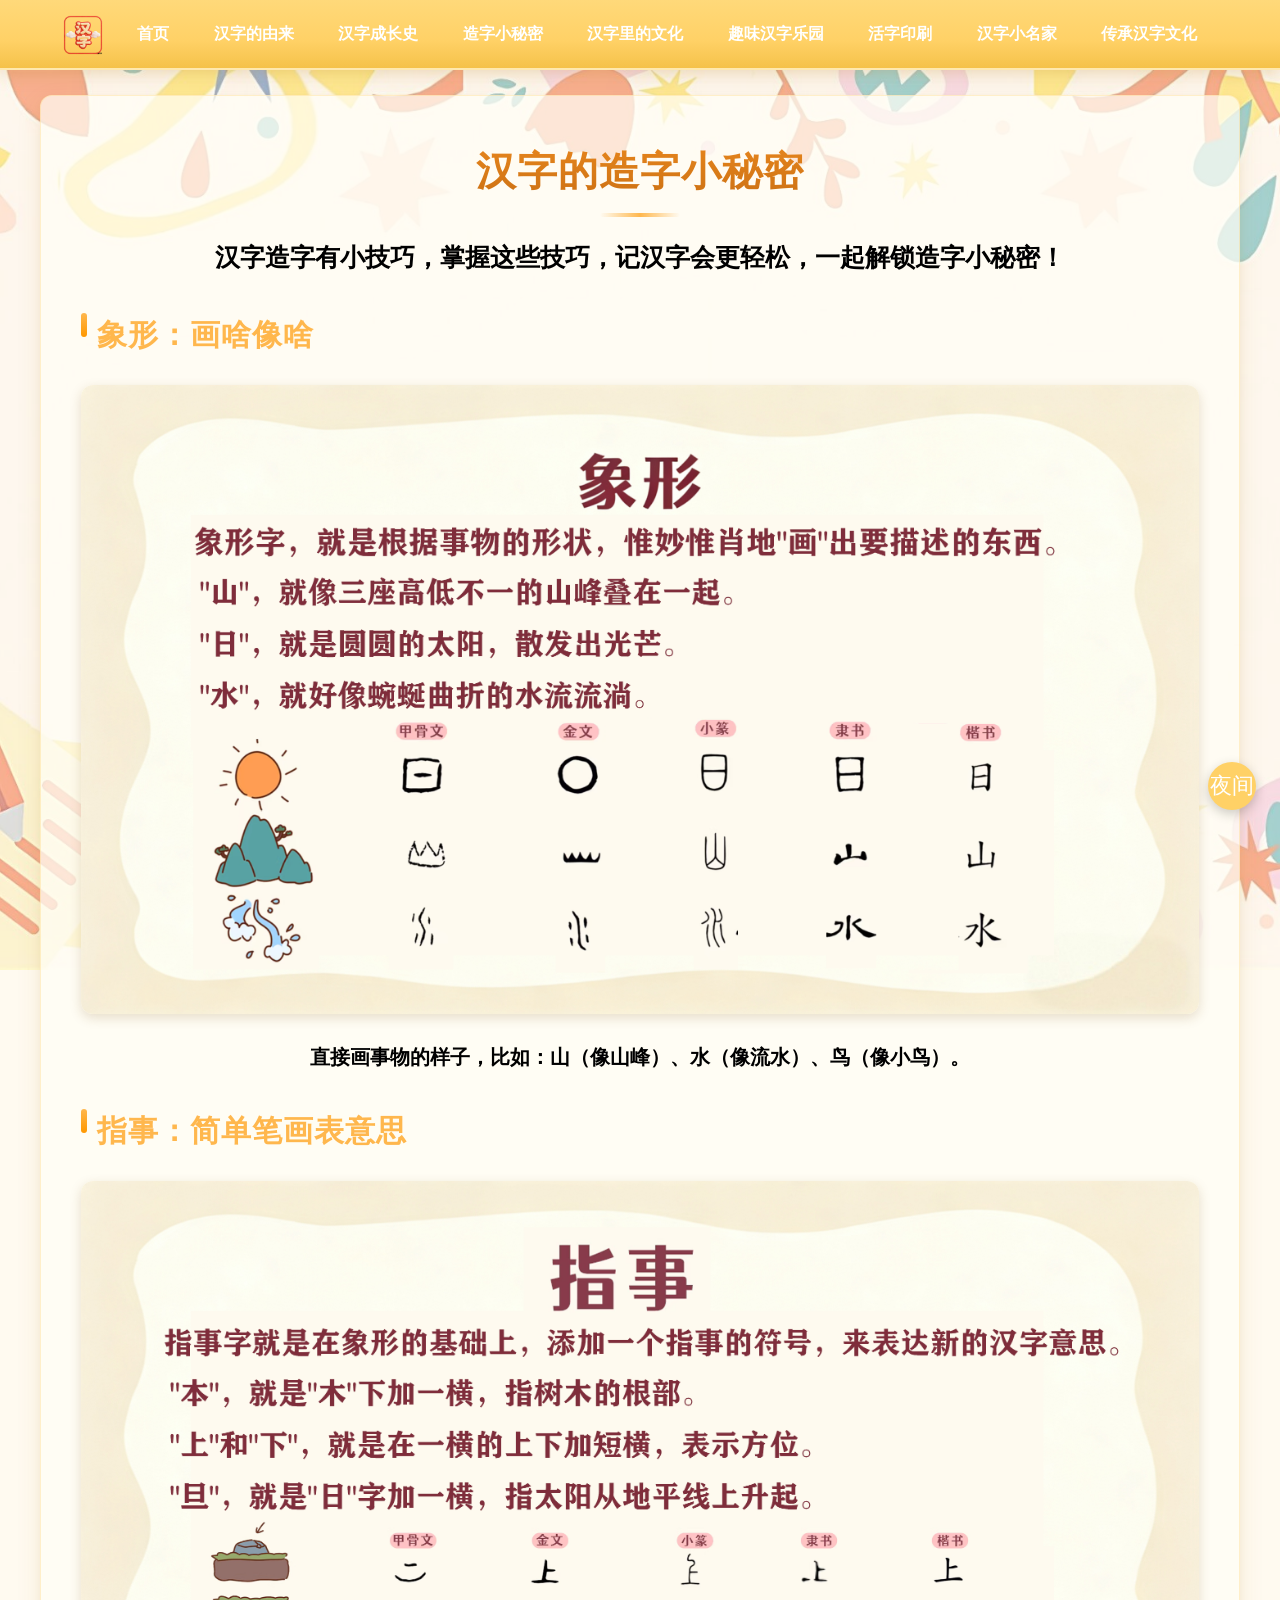
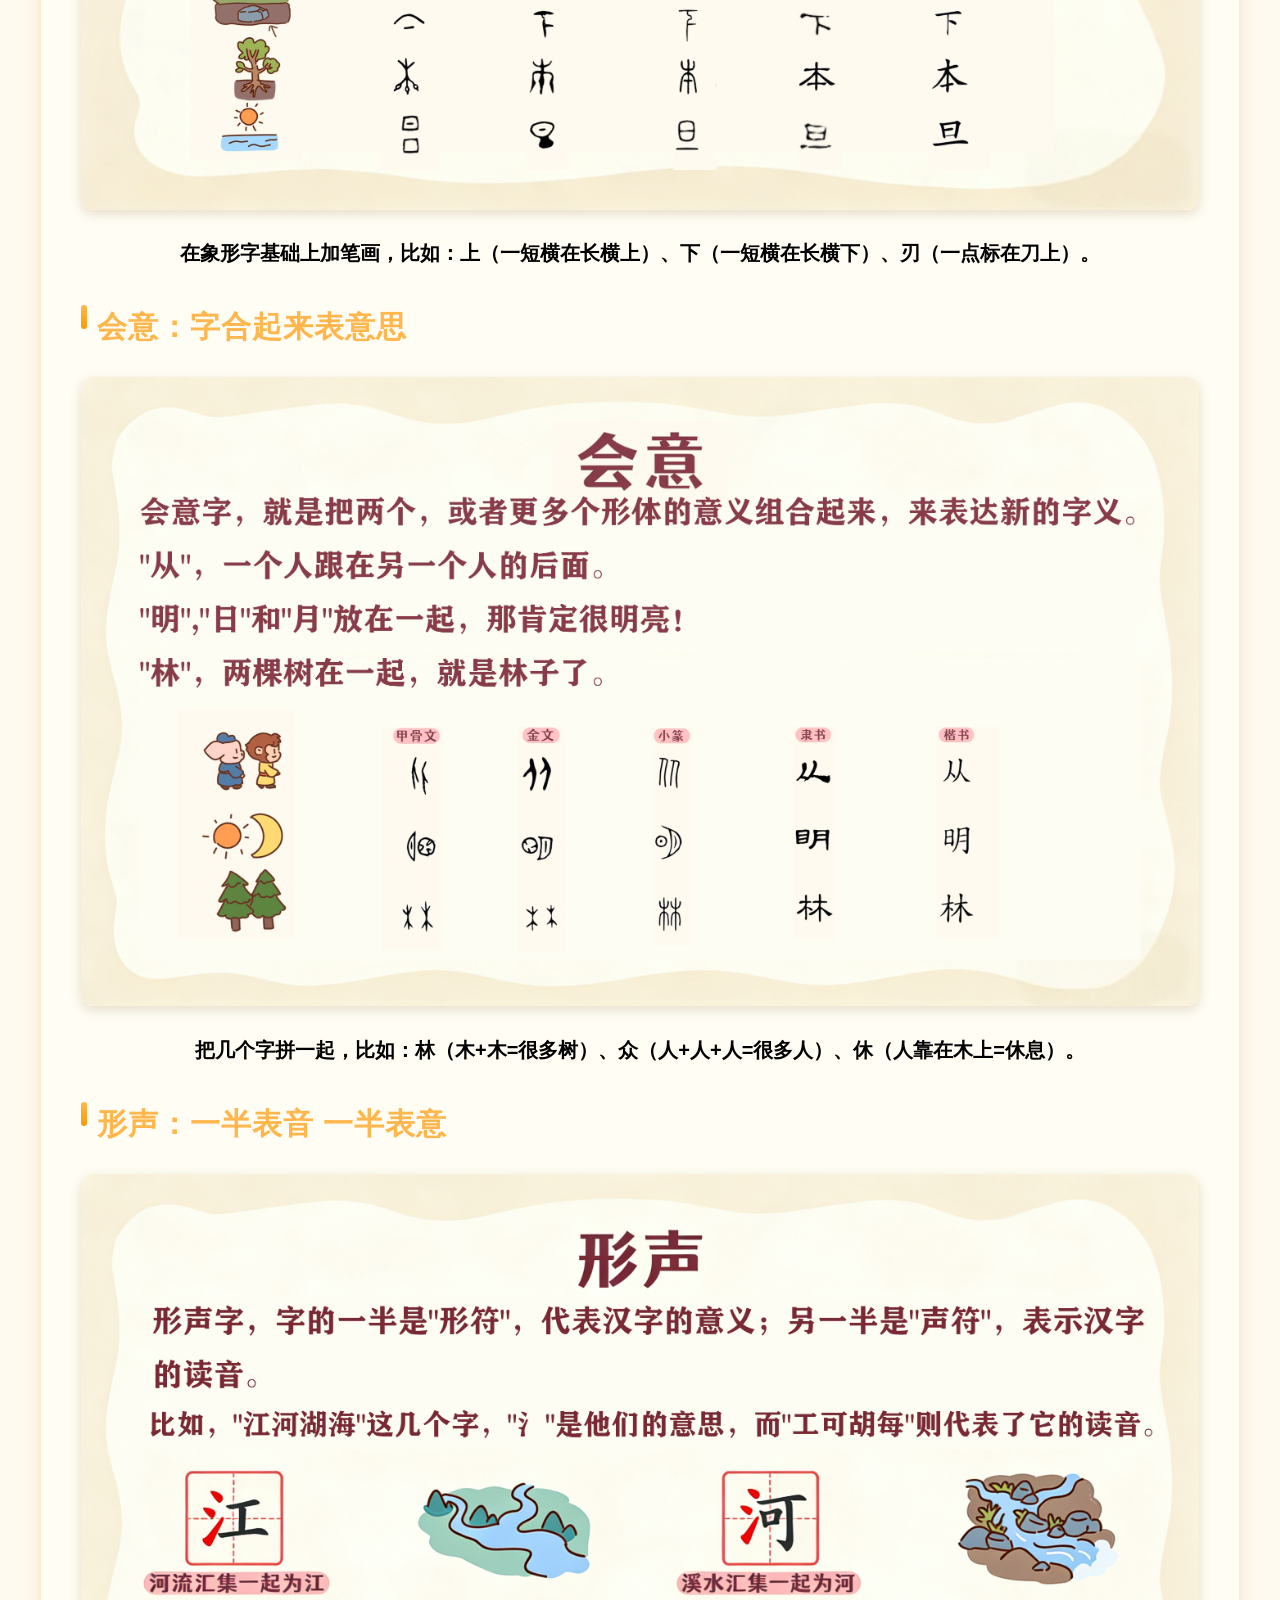
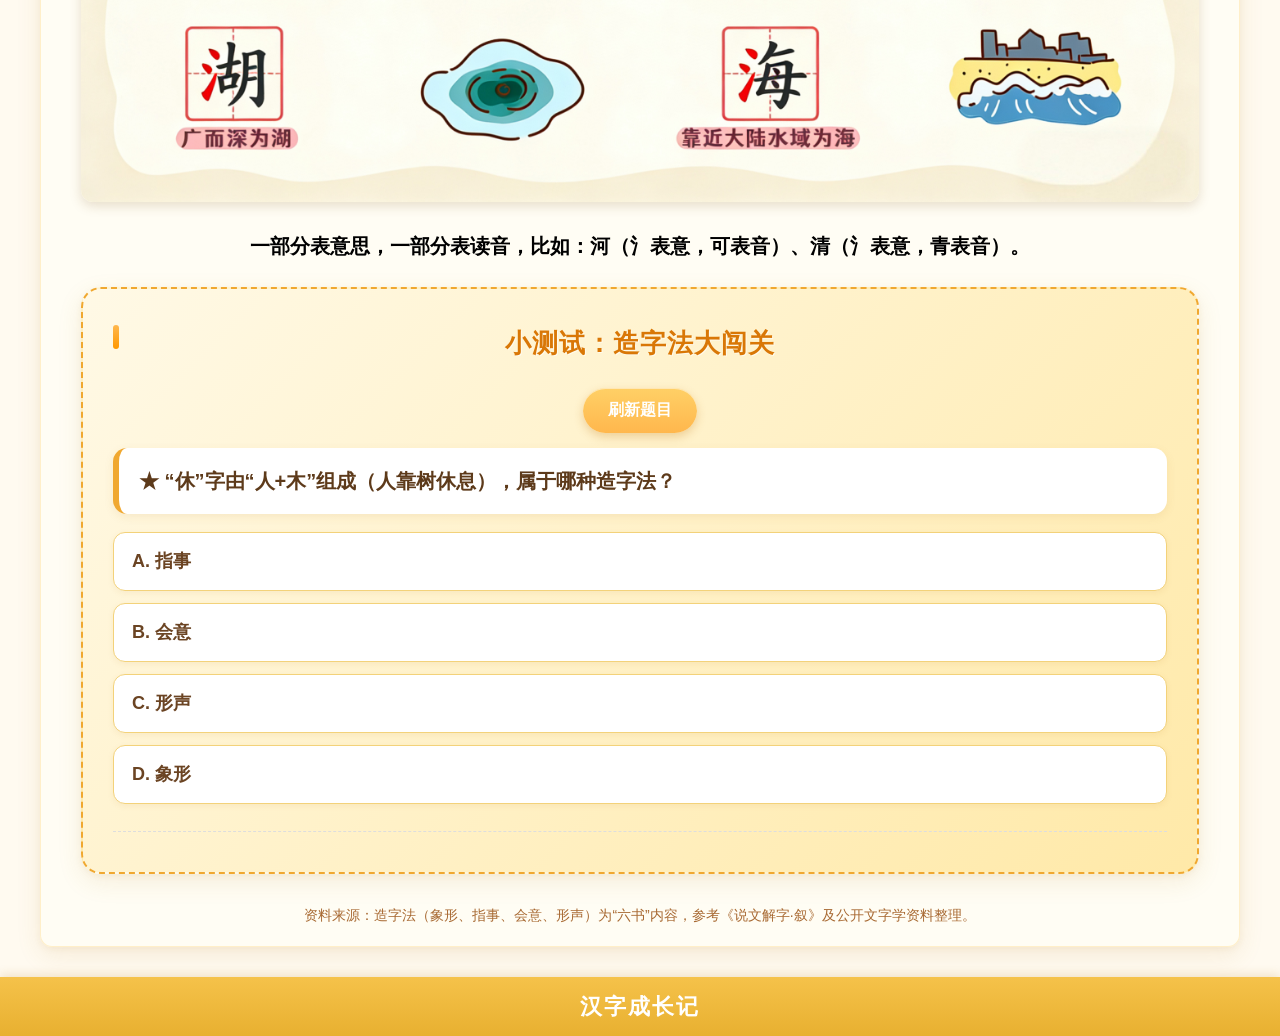
<file: page4.html>
<!DOCTYPE html>
<html lang="zh-CN">
<head>
    <meta charset="UTF-8">
    <meta name="viewport" content="width=device-width, initial-scale=1.0">
    <title>造字小秘密 - 汉字成长记</title>
    <link rel="icon" href="data:image/svg+xml,<svg xmlns=%22http://www.w3.org/2000/svg%22 viewBox=%220 0 100 100%22><rect width=%22100%22 height=%22100%22 rx=%2220%22 fill=%22%23ffd166%22/><text x=%2250%22 y=%2270%22 font-size=%2255%22 text-anchor=%22middle%22 fill=%22%23fff%22 font-family=%22sans-serif%22 font-weight=%22bold%22>汉</text></svg>">
    <link rel="stylesheet" href="./css/base.css">
    <link rel="stylesheet" href="./css/theme.css">
	<style>
		/* 导航栏固定顶部 - 核心必加 */
		.nav {
			position: fixed;
			top: 0;
			left: 0;
			width: 100%;
			z-index: 999;
			height: 70px;
			box-sizing: border-box;
		}
	
		body.page-origin {
			padding-top: 70px;
			/* 内容下移，不被导航遮挡 */
			min-height: 100vh;
			margin: 0;
			position: relative;
		}
	
		/* 专门承载背景图的伪元素，让背景图透明 */
		body.page-origin::before {
			content: "";
			position: fixed;
			top: 70px;/* 背景图顶部=导航栏下方 */
			left: 0;
			width: 100%;
			height: 100%;
			background-image: url("./img/背景.jpg");
			background-position: center;
			background-size: cover;
			background-repeat: no-repeat;
			opacity: 0.5;/* 背景透明度！！ */
			z-index: -1;/* 背景图在最底层，文字在上面 */
		}
	
		.container,
		.footer {
			position: relative;
			z-index: 1;
			width: 100%;
			box-sizing: border-box;
		}
		.content-wrapper {
		    background-color: rgba(255, 254, 245, 0.7); /* 保持透明度0.7 */
		    border-radius: 12px;
		    /* 核心调整：上内边距15px（减小标题到容器上边框距离），左右内边距40px（增大左右空隙），下内边距20px（不变） */
		    padding: 15px 40px 20px; 
		    margin: 5px auto 10px; /* 与导航栏距离5px，下距10px，左右居中 */
		    max-width: calc(100% ); /* 配合左右40px内边距，确保页面边缘左右空隙一致 */
		    box-shadow: 0 3px 15px rgba(0,0,0,0.1);
		    position: relative;
		    z-index: 2;
		}

	/* ===== 🏮 造字法闯关答题区 · 童趣配色升级 ===== */
	.page-origin .interactive-box {
	    background: linear-gradient(135deg, #fff9e6 0%, #ffe9a8 100%);
	    border: 2px dashed #f0a830;
	    border-radius: 20px;
	    padding: 28px 30px 24px;
	    box-shadow: 0 10px 28px rgba(240, 168, 48, 0.22);
	}
	.page-origin .interactive-box .section-title {
	    font-size: 26px;
	    text-align: center;
	    border-left: none;
	    padding-left: 0;
	    color: #d97706;
	    margin: 0 0 18px;
	    text-shadow: 1px 1px 0 rgba(255,255,255,0.6);
	}
	.page-origin #quiz-question {
	    font-size: 20px;
	    font-weight: bold;
	    color: #5d3a1a;
	    background: #fff;
	    padding: 16px 20px;
	    border-radius: 14px;
	    border-left: 6px solid #f0a830;
	    margin: 0 0 18px;
	    line-height: 1.7;
	    box-shadow: 0 3px 10px rgba(180, 120, 30, 0.1);
	}
	.page-origin .quiz-option {
	    background: #fff;
	    border: 2px solid #f3d27a;
	    border-radius: 14px;
	    padding: 14px 20px;
	    font-size: 18px;
	    font-weight: bold;
	    color: #6b4423;
	    margin: 12px 0;
	    transition: all 0.22s ease;
	    box-shadow: 0 2px 6px rgba(180, 120, 30, 0.08);
	    cursor: pointer;
	}
	.page-origin .quiz-option:hover {
	    background: #fff3cf;
	    border-color: #f0a830;
	    transform: translateX(8px);
	    box-shadow: 0 5px 14px rgba(240, 168, 48, 0.28);
	}
	.page-origin .quiz-option.correct {
	    background: linear-gradient(135deg, #d4f5dd, #9fe3b4);
	    border-color: #28a745;
	    color: #145a29;
	    animation: popOk 0.4s ease;
	}
	.page-origin .quiz-option.wrong {
	    background: linear-gradient(135deg, #ffe0e3, #ffb3bc);
	    border-color: #dc3545;
	    color: #7a1f2b;
	    animation: shakeX 0.4s ease;
	}
	@keyframes popOk {
	    0% { transform: scale(0.96); }
	    50% { transform: scale(1.03); }
	    100% { transform: scale(1); }
	}
	@keyframes shakeX {
	    0%, 100% { transform: translateX(0); }
	    25% { transform: translateX(-7px); }
	    75% { transform: translateX(7px); }
	}
	.page-origin #quiz-result {
	    font-size: 21px;
	    margin-top: 16px;
	    font-weight: bold;
	}
	</style>
</head>
<!-- 关键修复1：body类名同步改为page-origin -->
<body class="page-origin">
    <div class="nav">
        <img src="img/汉字logo.png" alt="卡通汉字logo" class="logo">
        <a href="./index.html">首页</a>
        <a href="./page2.html">汉字的由来</a>
        <a href="./page3.html">汉字成长史</a>
        <a href="./page4.html">造字小秘密</a>
        <a href="./page5.html">汉字里的文化</a>
        <a href="./page6.html">趣味汉字乐园</a>
        <a href="./page9.html">活字印刷</a>
        <a href="./page7.html">汉字小名家</a>
        <a href="./page8.html">传承汉字文化</a>
    </div>

    <div class="container">
		<div class="content-wrapper">
        <h1 class="page-title">汉字的造字小秘密</h1>
        
        <!-- 开篇引导 -->
        <div class="text-box">
            <p style="font-size: 25px; text-align: center; font-family: 'Comic Sans MS', '幼圆', '微软雅黑 Light', sans-serif; font-weight: bold;">
				汉字造字有小技巧，掌握这些技巧，记汉字会更轻松，一起解锁造字小秘密！</p>
        </div>

        <!-- 造字法模块1：象形 -->
        <h2 class="section-title">象形：画啥像啥</h2>
        <div class="img-box">
            <img src="img/造字法/横屏 象形.png" alt="象形字图解">
        </div>
        <div class="text-box">
            <p style="font-size: 20px; text-align: center; font-family: 'Comic Sans MS', '幼圆', '微软雅黑 Light', sans-serif; font-weight: bold;">
				直接画事物的样子，比如：山（像山峰）、水（像流水）、鸟（像小鸟）。</p>
        </div>

        <!-- 造字法模块2：指事 -->
        <h2 class="section-title">指事：简单笔画表意思</h2>
        <div class="img-box">
            <img src="img/造字法/横屏 指事.png" alt="指事字图解">
        </div>
        <div class="text-box">
            <p style="font-size: 20px; text-align: center; font-family: 'Comic Sans MS', '幼圆', '微软雅黑 Light', sans-serif; font-weight: bold;">
				在象形字基础上加笔画，比如：上（一短横在长横上）、下（一短横在长横下）、刃（一点标在刀上）。</p>
        </div>

        <!-- 造字法模块3：会意 -->
        <h2 class="section-title">会意：字合起来表意思</h2>
        <div class="img-box">
            <img src="img/造字法/横屏 会意.png" alt="会意字图解">
        </div>
        <div class="text-box">
            <p style="font-size: 20px; text-align: center; font-family: 'Comic Sans MS', '幼圆', '微软雅黑 Light', sans-serif; font-weight: bold;">
				把几个字拼一起，比如：林（木+木=很多树）、众（人+人+人=很多人）、休（人靠在木上=休息）。</p>
        </div>

        <!-- 造字法模块4：形声 -->
        <h2 class="section-title">形声：一半表音 一半表意</h2>
        <div class="img-box">
            <img src="img/造字法/横屏 形声.png" alt="形声字图解">
        </div>
        <div class="text-box">
            <p style="font-size: 20px; text-align: center; font-family: 'Comic Sans MS', '幼圆', '微软雅黑 Light', sans-serif; font-weight: bold;">
				一部分表意思，一部分表读音，比如：河（氵表意，可表音）、清（氵表意，青表音）。</p>
        </div>

<!-- 互动答题区（完整功能） -->
        <div class="interactive-box">
            <h3 class="section-title">小测试：造字法大闯关</h3>
            <!-- 刷新按钮 -->
            <div style="text-align: center; margin-bottom: 15px;">
                <button class="theme-btn" id="refresh-quiz">刷新题目</button>
            </div>
            <!-- 题目容器（确保选项完整渲染） -->
            <div class="quiz-item" id="quiz-container">
                <p id="quiz-question">★ “妈”字属于哪种造字法？</p>
                <!-- 选项由JS动态渲染，此处留空不影响 -->
            </div>
            <div id="quiz-result"></div>
        </div>

        <p style="text-align: center; font-size: 14px; color: #a86932; margin-top: 30px;">资料来源：造字法（象形、指事、会意、形声）为“六书”内容，参考《说文解字·叙》及公开文字学资料整理。</p>
    </div>
	</div>

    <div class="footer">
        <p>汉字成长记</p>
    </div>

    <script src="./js/main.js"></script>
    <script>
        // 页面4完整题目库（10道题，选项完整无缺失）
 const page4QuizBank = [
            {
                question: "★ “妈”字属于哪种造字法？",
                options: [
                    {text: "A. 象形", ans: "no"},
                    {text: "B. 指事", ans: "no"},
                    {text: "C. 会意", ans: "no"},
                    {text: "D. 形声", ans: "yes"}
                ]
            },
            {
                question: "★ “山”字通过画山峰形状创造，属于哪种造字法？",
                options: [
                    {text: "A. 象形", ans: "yes"},
                    {text: "B. 形声", ans: "no"},
                    {text: "C. 指事", ans: "no"},
                    {text: "D. 会意", ans: "no"}
                ]
            },
            {
                question: "★ “休”字由“人+木”组成（人靠树休息），属于哪种造字法？",
                options: [
                    {text: "A. 指事", ans: "no"},
                    {text: "B. 会意", ans: "yes"},
                    {text: "C. 形声", ans: "no"},
                    {text: "D. 象形", ans: "no"}
                ]
            },
            {
                question: "★ “上”字用短横标注长横上方，属于哪种造字法？",
                options: [
                    {text: "A. 指事", ans: "yes"},
                    {text: "B. 会意", ans: "no"},
                    {text: "C. 象形", ans: "no"},
                    {text: "D. 形声", ans: "no"}
                ]
            },
            {
                question: "★ “河”字中“氵”表意思，“可”表读音，属于哪种造字法？",
                options: [
                    {text: "A. 形声", ans: "yes"},
                    {text: "B. 象形", ans: "no"},
                    {text: "C. 指事", ans: "no"},
                    {text: "D. 会意", ans: "no"}
                ]
            },
            {
                question: "★ “众”字由“人+人+人”组成（很多人），属于哪种造字法？",
                options: [
                    {text: "A. 会意", ans: "yes"},
                    {text: "B. 形声", ans: "no"},
                    {text: "C. 指事", ans: "no"},
                    {text: "D. 象形", ans: "no"}
                ]
            },
            {
                question: "★ “刃”字在“刀”字上加一点标注刀刃，属于哪种造字法？",
                options: [
                    {text: "A. 指事", ans: "yes"},
                    {text: "B. 会意", ans: "no"},
                    {text: "C. 形声", ans: "no"},
                    {text: "D. 象形", ans: "no"}
                ]
            },
            {
                question: "★ “鸟”字通过画小鸟形状创造，属于哪种造字法？",
                options: [
                    {text: "A. 象形", ans: "yes"},
                    {text: "B. 指事", ans: "no"},
                    {text: "C. 会意", ans: "no"},
                    {text: "D. 形声", ans: "no"}
                ]
            },
            {
                question: "★ “清”字中“氵”表意思（和水有关），“青”表读音，属于哪种造字法？",
                options: [
                    {text: "A. 形声", ans: "yes"},
                    {text: "B. 会意", ans: "no"},
                    {text: "C. 指事", ans: "no"},
                    {text: "D. 象形", ans: "no"}
                ]
            },
            {
                question: "★ “林”字由“木+木”组成（很多树），属于哪种造字法？",
                options: [
                    {text: "A. 会意", ans: "yes"},
                    {text: "B. 形声", ans: "no"},
                    {text: "C. 象形", ans: "no"},
                    {text: "D. 指事", ans: "no"}
                ]
            }
        ];

        // 初始化刷新+答题功能（参数完全匹配）
        initQuizRefresh(page4QuizBank, {
            containerId: "quiz-container",
            questionId: "quiz-question",
            resultId: "quiz-result"
        });
    </script>
</body>
</html>
</file>
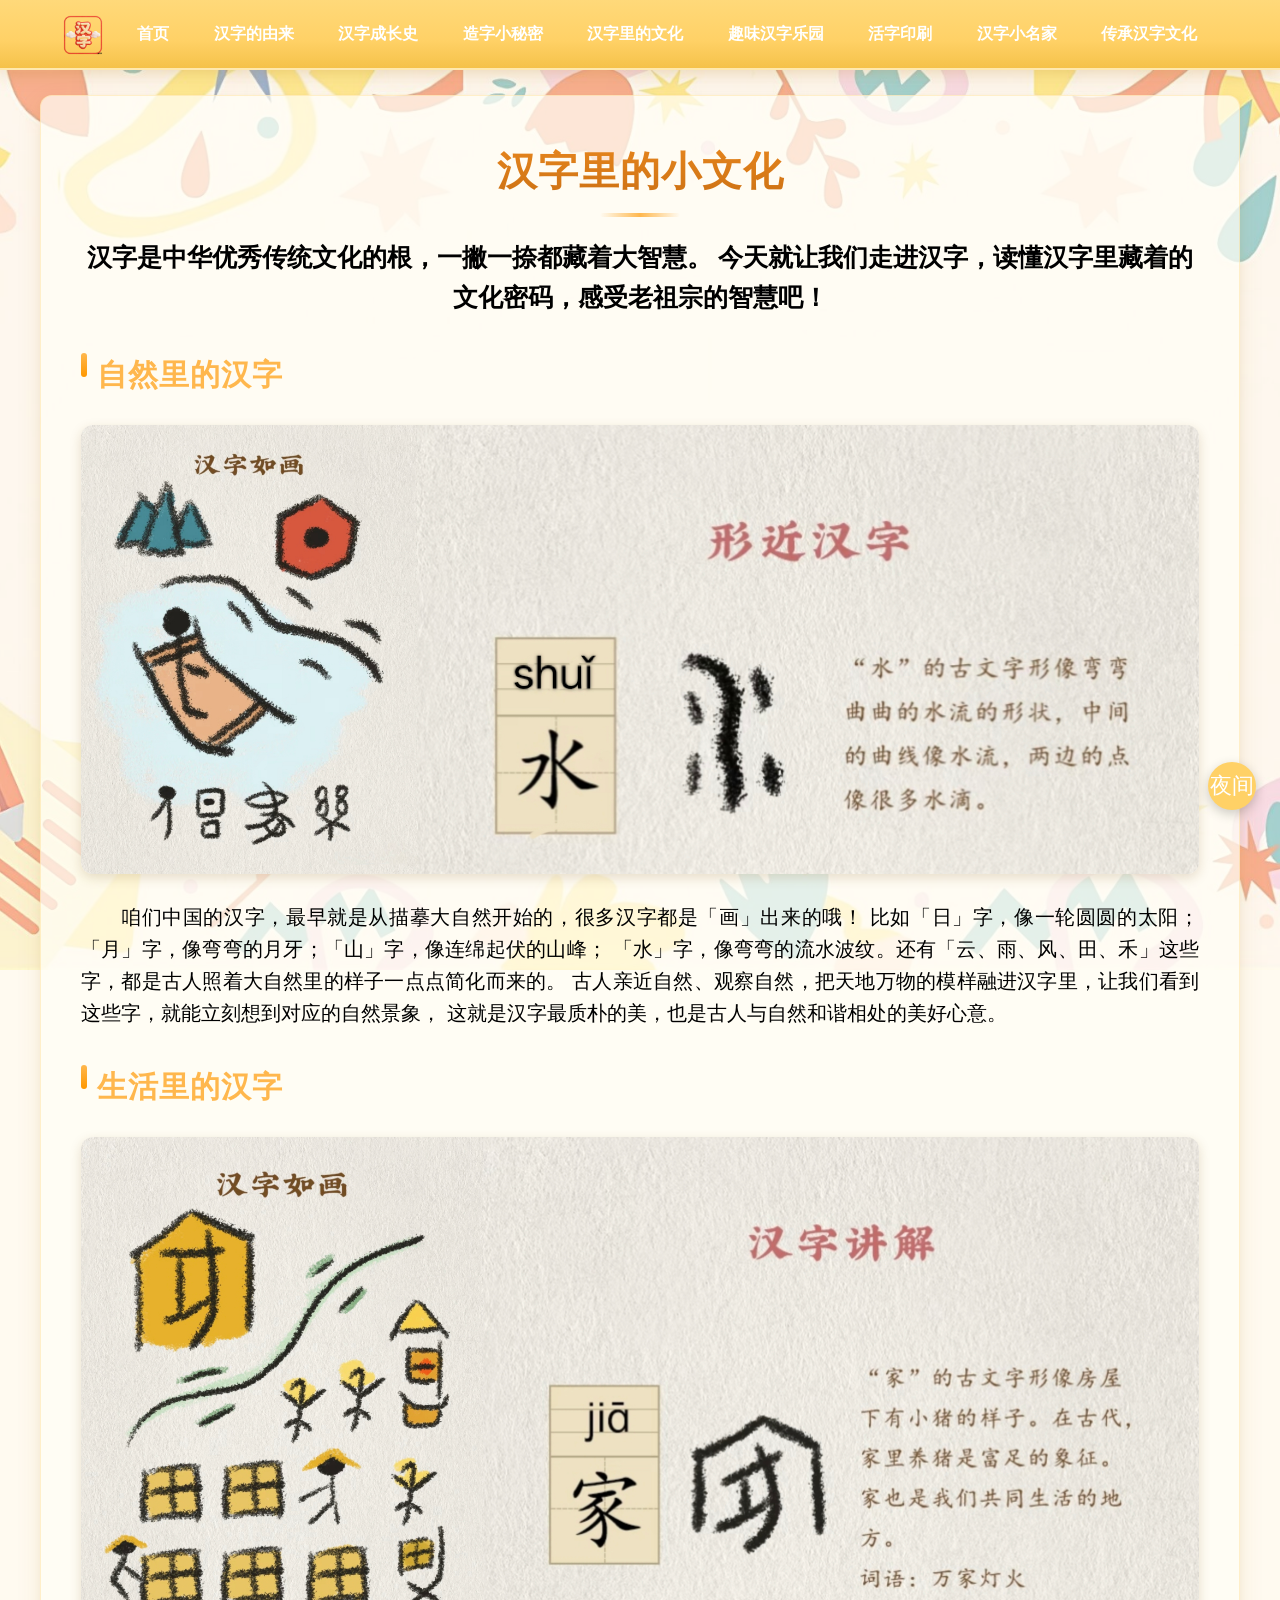
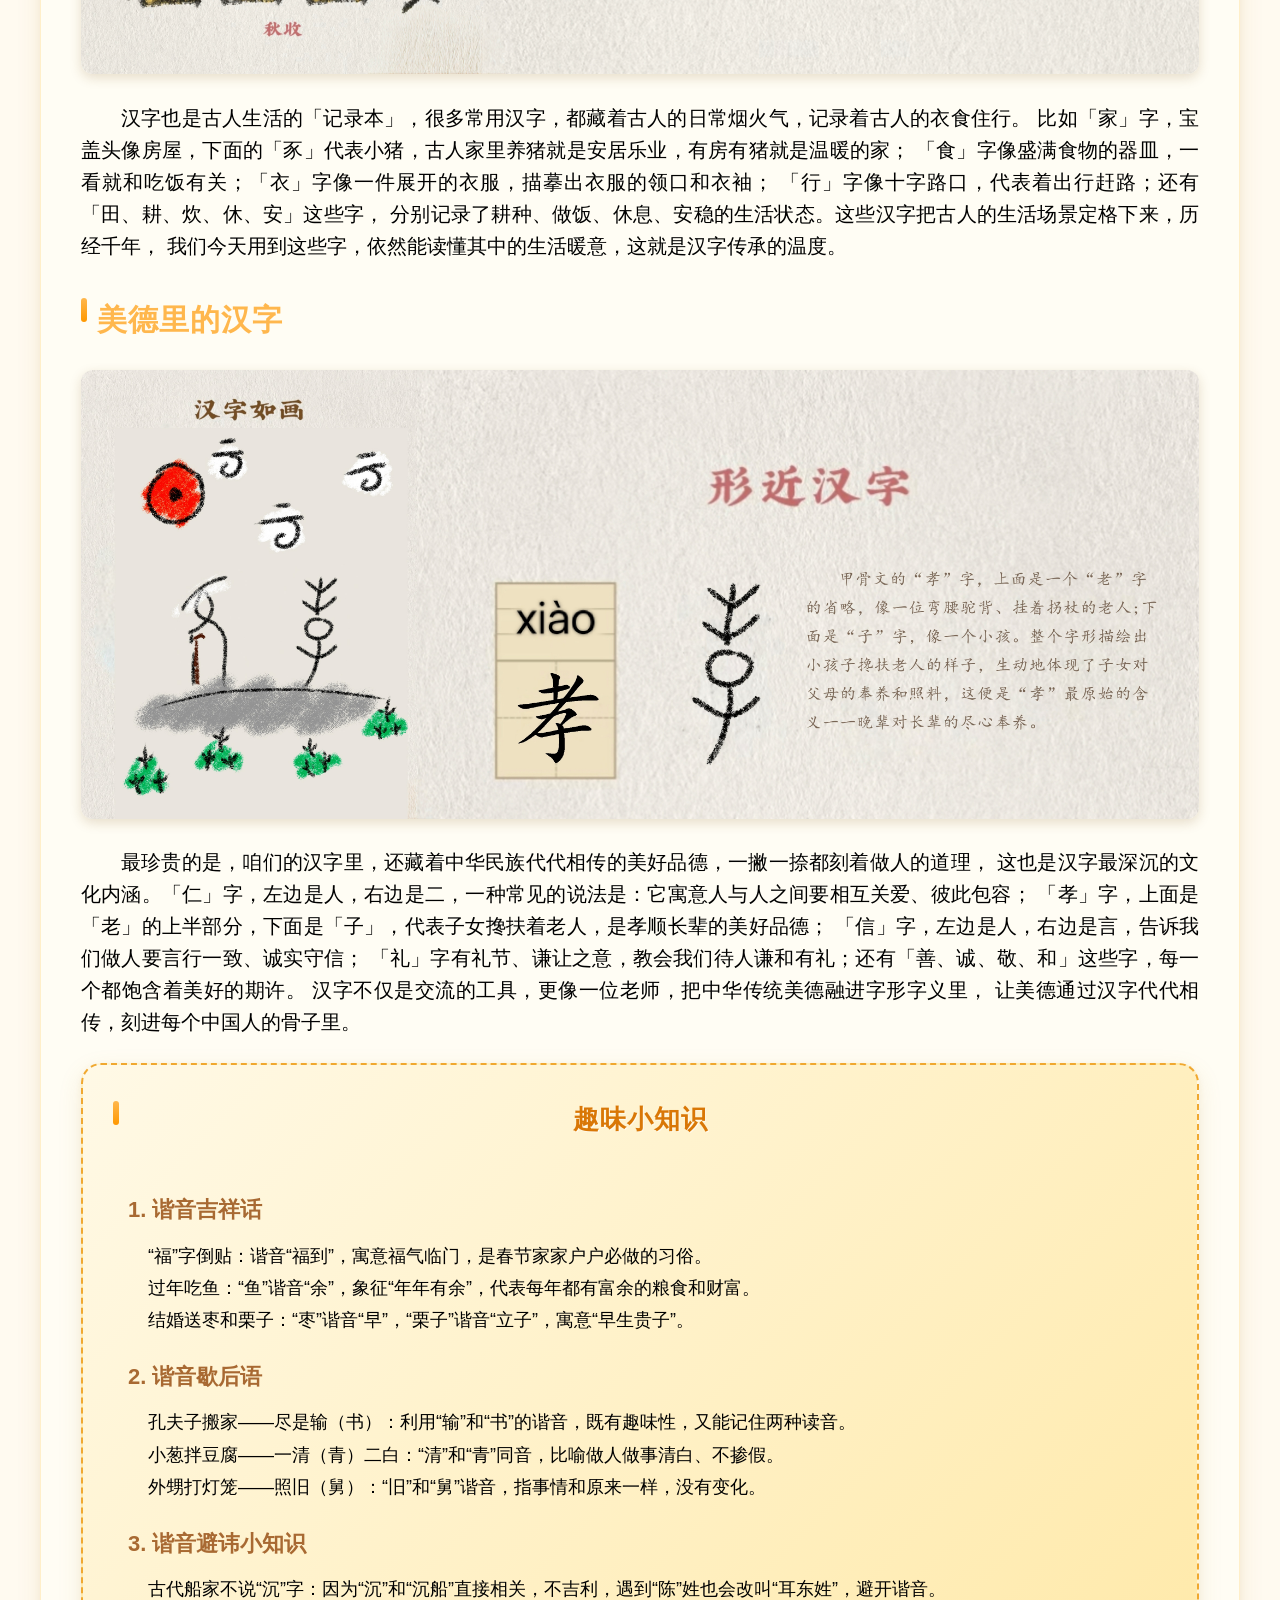
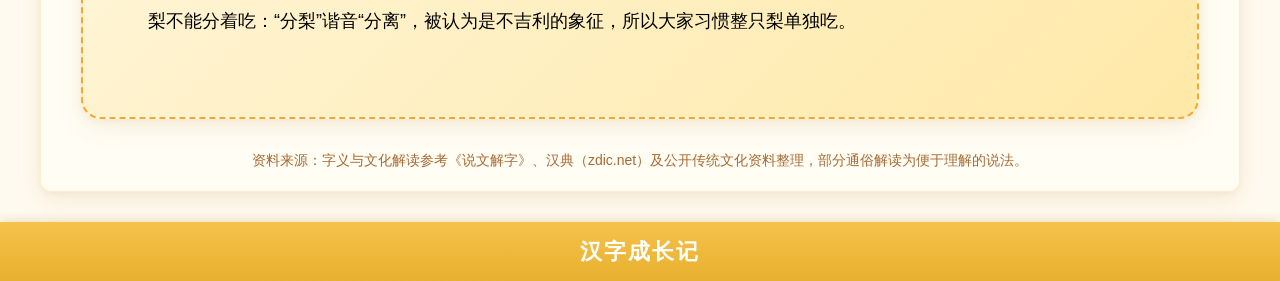
<file: page5.html>
<!DOCTYPE html>
<html lang="zh-CN">
<head>
    <meta charset="UTF-8">
    <meta name="viewport" content="width=device-width, initial-scale=1.0">
    <title>汉字里的文化 - 汉字成长记</title>
    <link rel="icon" href="data:image/svg+xml,<svg xmlns=%22http://www.w3.org/2000/svg%22 viewBox=%220 0 100 100%22><rect width=%22100%22 height=%22100%22 rx=%2220%22 fill=%22%23ffd166%22/><text x=%2250%22 y=%2270%22 font-size=%2255%22 text-anchor=%22middle%22 fill=%22%23fff%22 font-family=%22sans-serif%22 font-weight=%22bold%22>汉</text></svg>">
    <link rel="stylesheet" href="./css/base.css">
    <link rel="stylesheet" href="./css/theme.css">
	<style>
		/* 导航栏固定顶部 - 核心必加 */
		.nav {
			position: fixed;
			top: 0;
			left: 0;
			width: 100%;
			z-index: 999;
			height: 70px;
			box-sizing: border-box;
		}
	
		body.page-culture {
			padding-top: 70px;
			/* 内容下移，不被导航遮挡 */
			min-height: 100vh;
			margin: 0;
			position: relative;
		}
	
		/* 专门承载背景图的伪元素，让背景图透明 */
		body.page-culture::before {
			content: "";
			position: fixed;
			top: 70px;/* 背景图顶部=导航栏下方 */
			left: 0;
			width: 100%;
			height: 100%;
			background-image: url("./img/背景.jpg");
			background-position: center;
			background-size: cover;
			background-repeat: no-repeat;
			opacity: 0.5;/* 背景透明度！！ */
			z-index: -1;/* 背景图在最底层，文字在上面 */
		}
	
		.container,
		.footer {
			position: relative;
			z-index: 1;
			width: 100%;
			box-sizing: border-box;
		}
		.content-wrapper {
		    background-color: rgba(255, 254, 245, 0.7); /* 保持透明度0.7 */
		    border-radius: 12px;
		    /* 核心调整：上内边距15px（减小标题到容器上边框距离），左右内边距40px（增大左右空隙），下内边距20px（不变） */
		    padding: 15px 40px 20px; 
		    margin: 5px auto 10px; /* 与导航栏距离5px，下距10px，左右居中 */
		    max-width: calc(100% ); /* 配合左右40px内边距，确保页面边缘左右空隙一致 */
		    box-shadow: 0 3px 15px rgba(0,0,0,0.1);
		    position: relative;
		    z-index: 2;
		}
	</style>
</head>
<body class="page-culture">
    <div class="nav">
        <img src="img/汉字logo.png" alt="卡通汉字logo" class="logo">
        <a href="./index.html">首页</a>
        <a href="./page2.html">汉字的由来</a>
        <a href="./page3.html">汉字成长史</a>
        <a href="./page4.html">造字小秘密</a>
        <a href="./page5.html">汉字里的文化</a>
        <a href="./page6.html">趣味汉字乐园</a>
        <a href="./page9.html">活字印刷</a>
        <a href="./page7.html">汉字小名家</a>
        <a href="./page8.html">传承汉字文化</a>
    </div>

    <div class="container">
		<div class="content-wrapper">
        <h1 class="page-title">汉字里的小文化</h1>
        
        <!-- 开篇引导 -->
        <div class="text-box">
            <p style="font-size: 25px; text-align: center; font-family: 'Comic Sans MS', '幼圆', '微软雅黑 Light', sans-serif; font-weight: bold;">
				汉字是中华优秀传统文化的根，一撇一捺都藏着大智慧。
			今天就让我们走进汉字，读懂汉字里藏着的文化密码，感受老祖宗的智慧吧！</p>
        </div>

        <!-- 文化模块1：自然里的汉字 -->
        <h2 class="section-title">自然里的汉字</h2>
        <div class="img-box">
            <img src="img/page5汉字里的文化/自然汉字.jpg"alt="自然汉字插画">
        </div>
        <div class="text-box">
            <p style="font-size: 20px; text-indent: 2em; font-family: 'Comic Sans MS', '幼圆', '微软雅黑 Light', sans-serif;">咱们中国的汉字，最早就是从描摹大自然开始的，很多汉字都是「画」出来的哦！
			比如「日」字，像一轮圆圆的太阳；「月」字，像弯弯的月牙；「山」字，像连绵起伏的山峰；
			「水」字，像弯弯的流水波纹。还有「云、雨、风、田、禾」这些字，都是古人照着大自然里的样子一点点简化而来的。
			古人亲近自然、观察自然，把天地万物的模样融进汉字里，让我们看到这些字，就能立刻想到对应的自然景象，
			这就是汉字最质朴的美，也是古人与自然和谐相处的美好心意。</p>
        </div>

        <!-- 文化模块2：生活里的汉字 -->
        <h2 class="section-title">生活里的汉字</h2>
        <div class="img-box">
            <img src="img/page5汉字里的文化/生活汉字 家.jpg" alt="生活汉字插画">
        </div>
        <div class="text-box">
            <p style="font-size: 20px; text-indent: 2em; font-family: 'Comic Sans MS', '幼圆', '微软雅黑 Light', sans-serif;">汉字也是古人生活的「记录本」，很多常用汉字，都藏着古人的日常烟火气，记录着古人的衣食住行。
			比如「家」字，宝盖头像房屋，下面的「豕」代表小猪，古人家里养猪就是安居乐业，有房有猪就是温暖的家；
			「食」字像盛满食物的器皿，一看就和吃饭有关；「衣」字像一件展开的衣服，描摹出衣服的领口和衣袖；
			「行」字像十字路口，代表着出行赶路；还有「田、耕、炊、休、安」这些字，
			分别记录了耕种、做饭、休息、安稳的生活状态。这些汉字把古人的生活场景定格下来，历经千年，
			我们今天用到这些字，依然能读懂其中的生活暖意，这就是汉字传承的温度。</p>
        </div>

        <!-- 文化模块3：美德里的汉字 -->
        <h2 class="section-title">美德里的汉字</h2>
        <div class="img-box">
            <img src="img/page5汉字里的文化/美德汉字.jpg" alt="美德汉字插画">
        </div>
        <div class="text-box">
            <p style="font-size: 20px; text-indent: 2em; font-family: 'Comic Sans MS', '幼圆', '微软雅黑 Light', sans-serif;">最珍贵的是，咱们的汉字里，还藏着中华民族代代相传的美好品德，一撇一捺都刻着做人的道理，
			这也是汉字最深沉的文化内涵。「仁」字，左边是人，右边是二，一种常见的说法是：它寓意人与人之间要相互关爱、彼此包容；
			「孝」字，上面是「老」的上半部分，下面是「子」，代表子女搀扶着老人，是孝顺长辈的美好品德；
			「信」字，左边是人，右边是言，告诉我们做人要言行一致、诚实守信；
			「礼」字有礼节、谦让之意，教会我们待人谦和有礼；还有「善、诚、敬、和」这些字，每一个都饱含着美好的期许。
			汉字不仅是交流的工具，更像一位老师，把中华传统美德融进字形字义里，
			让美德通过汉字代代相传，刻进每个中国人的骨子里。</p>
        </div>

        <!-- 文化小常识延伸 -->
        <div class="interactive-box" >
            <h3 class="section-title">趣味小知识</h3>
            <div class="cultural-tips" style="padding: 15px; line-height: 1.8;">
                <h4 style="color: #a86932; font-size: 22px; margin: 10px 0; font-family: 'Comic Sans MS', '幼圆', '微软雅黑 Light', sans-serif;">1. 谐音吉祥话</h4>
                <ul style="list-style: none; padding-left: 20px; font-size: 18px; font-family: 'Comic Sans MS', '幼圆', '微软雅黑 Light', sans-serif;">
                    <li>“福”字倒贴：谐音“福到”，寓意福气临门，是春节家家户户必做的习俗。</li>
                    <li>过年吃鱼：“鱼”谐音“余”，象征“年年有余”，代表每年都有富余的粮食和财富。</li>
                    <li>结婚送枣和栗子：“枣”谐音“早”，“栗子”谐音“立子”，寓意“早生贵子”。</li>
                </ul>
            
                <h4 style="color: #a86932; font-size: 22px; margin: 10px 0; margin-top: 20px; font-family: 'Comic Sans MS', '幼圆', '微软雅黑 Light', sans-serif;">2. 谐音歇后语</h4>
                <ul style="list-style: none; padding-left: 20px; font-size: 18px; font-family: 'Comic Sans MS', '幼圆', '微软雅黑 Light', sans-serif;">
                    <li>孔夫子搬家——尽是输（书）：利用“输”和“书”的谐音，既有趣味性，又能记住两种读音。</li>
                    <li>小葱拌豆腐——一清（青）二白：“清”和“青”同音，比喻做人做事清白、不掺假。</li>
                    <li>外甥打灯笼——照旧（舅）：“旧”和“舅”谐音，指事情和原来一样，没有变化。</li>
                </ul>
            
                <h4 style="color: #a86932; font-size: 22px; margin: 10px 0; margin-top: 20px; font-family: 'Comic Sans MS', '幼圆', '微软雅黑 Light', sans-serif;">3. 谐音避讳小知识</h4>
                <ul style="list-style: none; padding-left: 20px; font-size: 18px; font-family: 'Comic Sans MS', '幼圆', '微软雅黑 Light', sans-serif; margin-bottom: 40px;">
                    <li>古代船家不说“沉”字：因为“沉”和“沉船”直接相关，不吉利，遇到“陈”姓也会改叫“耳东姓”，避开谐音。</li>
                    <li>梨不能分着吃：“分梨”谐音“分离”，被认为是不吉利的象征，所以大家习惯整只梨单独吃。</li>
                </ul>
            </div>
        </div>

        <p style="text-align: center; font-size: 14px; color: #a86932; margin-top: 30px;">资料来源：字义与文化解读参考《说文解字》、汉典（zdic.net）及公开传统文化资料整理，部分通俗解读为便于理解的说法。</p>
    </div>
	</div>

    <div class="footer">
        <p>汉字成长记</p>
    </div>

    <script src="./js/main.js"></script>
</body>
</html>
</file>
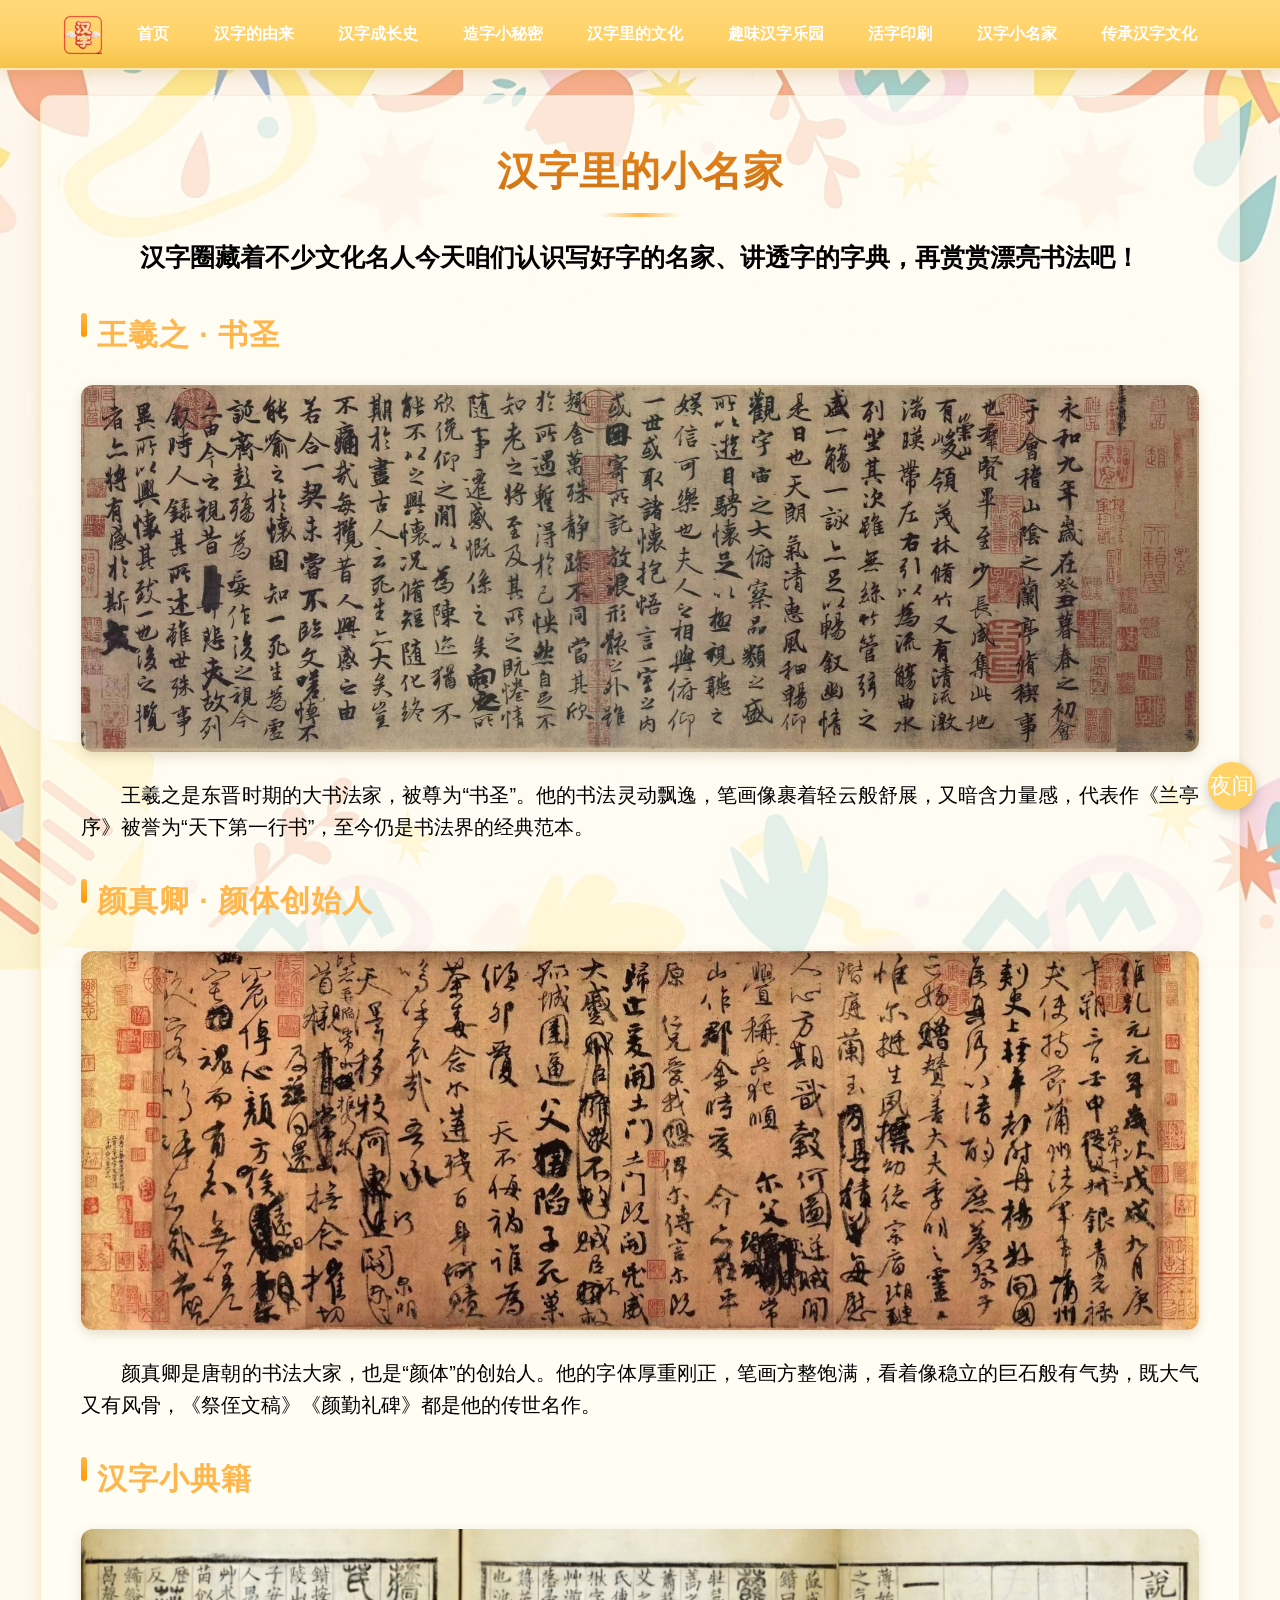
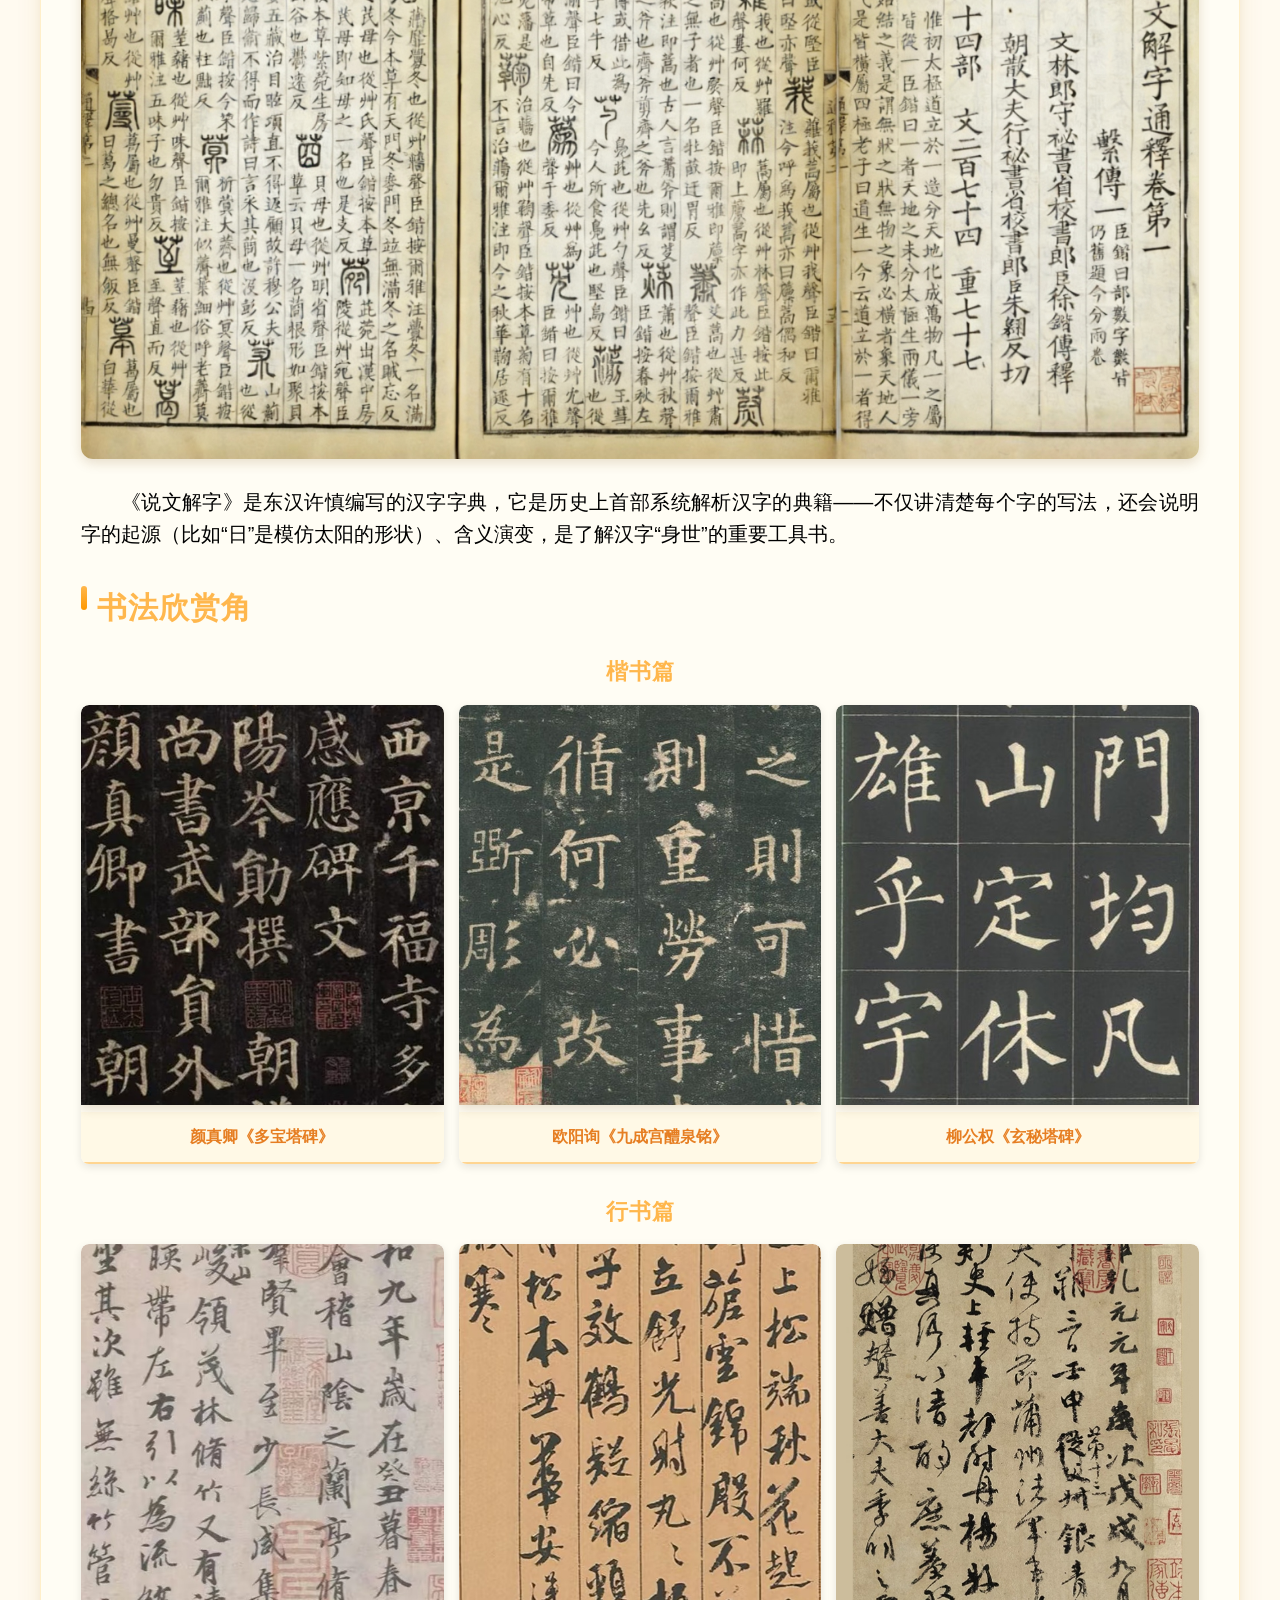
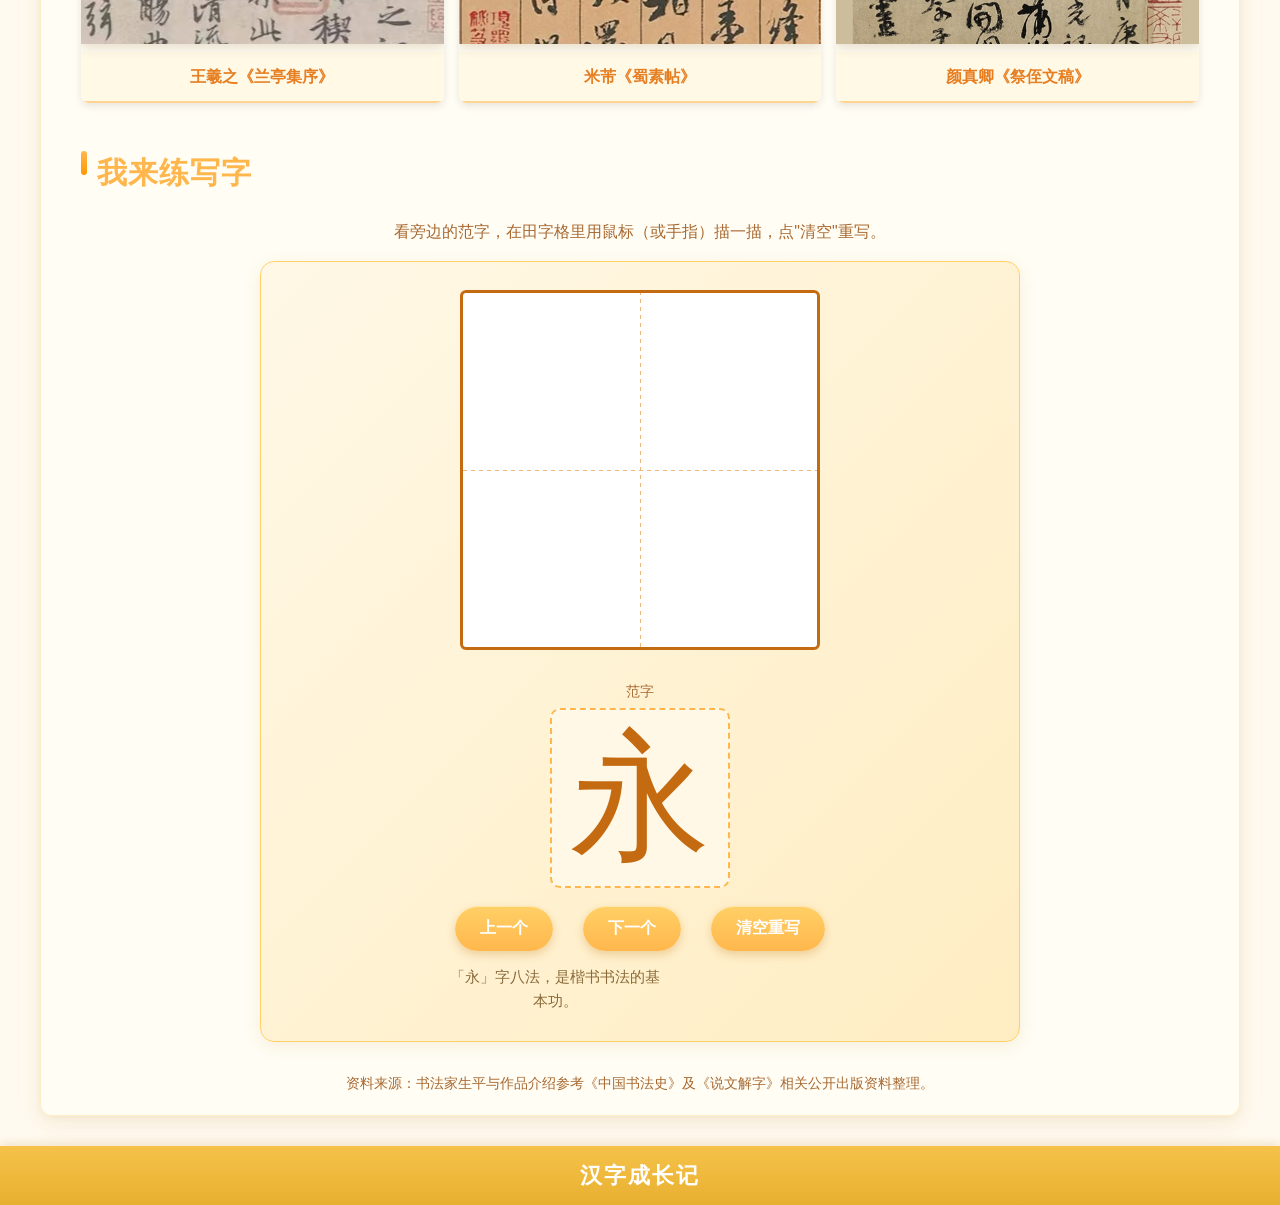
<file: page7.html>
<!DOCTYPE html>
<html lang="zh-CN">
<head>
    <meta charset="UTF-8">
    <meta name="viewport" content="width=device-width, initial-scale=1.0">
    <title>汉字小名家 - 汉字成长记</title>
    <link rel="icon" href="data:image/svg+xml,<svg xmlns=%22http://www.w3.org/2000/svg%22 viewBox=%220 0 100 100%22><rect width=%22100%22 height=%22100%22 rx=%2220%22 fill=%22%23ffd166%22/><text x=%2250%22 y=%2270%22 font-size=%2255%22 text-anchor=%22middle%22 fill=%22%23fff%22 font-family=%22sans-serif%22 font-weight=%22bold%22>汉</text></svg>">
    <link rel="stylesheet" href="./css/base.css">
    <link rel="stylesheet" href="./css/theme.css">
	<style>
		/* 导航栏固定顶部 - 核心必加 */
		.nav {
			position: fixed;
			top: 0;
			left: 0;
			width: 100%;
			z-index: 999;
			height: 70px;
			box-sizing: border-box;
		}
	
		body.page-master {
			padding-top: 70px;
			/* 内容下移，不被导航遮挡 */
			min-height: 100vh;
			margin: 0;
			position: relative;
		}
	
		/* 专门承载背景图的伪元素，让背景图透明 */
		body.page-master::before {
			content: "";
			position: fixed;
			top: 70px;/* 背景图顶部=导航栏下方 */
			left: 0;
			width: 100%;
			height: 100%;
			background-image: url("./img/背景.jpg");
			background-position: center;
			background-size: cover;
			background-repeat: no-repeat;
			opacity: 0.5;/* 背景透明度！！ */
			z-index: -1;/* 背景图在最底层，文字在上面 */
		}
	
		.container,
		.footer {
			position: relative;
			z-index: 1;
			width: 100%;
			box-sizing: border-box;
		}
		.content-wrapper {
		    background-color: rgba(255, 254, 245, 0.7); /* 保持透明度0.7 */
		    border-radius: 12px;
		    /* 核心调整：上内边距15px（减小标题到容器上边框距离），左右内边距40px（增大左右空隙），下内边距20px（不变） */
		    padding: 15px 40px 20px; 
		    margin: 5px auto 10px; /* 与导航栏距离5px，下距10px，左右居中 */
		    max-width: calc(100% ); /* 配合左右40px内边距，确保页面边缘左右空隙一致 */
		    box-shadow: 0 3px 15px rgba(0,0,0,0.1);
		    position: relative;
		    z-index: 2;
		}
	</style>
</head>
<body class="page-master">
    <div class="nav">
        <img src="img/汉字logo.png" alt="卡通汉字logo" class="logo">
        <a href="./index.html">首页</a>
        <a href="./page2.html">汉字的由来</a>
        <a href="./page3.html">汉字成长史</a>
        <a href="./page4.html">造字小秘密</a>
        <a href="./page5.html">汉字里的文化</a>
        <a href="./page6.html">趣味汉字乐园</a>
        <a href="./page9.html">活字印刷</a>
        <a href="./page7.html">汉字小名家</a>
        <a href="./page8.html">传承汉字文化</a>
    </div>

    <div class="container">
		<div class="content-wrapper">
        <h1 class="page-title">汉字里的小名家</h1>
        
        <!-- 开篇引导 -->
        <div class="text-box">
            <p style="font-size: 25px; text-align: center; font-family: 'Comic Sans MS', '幼圆', '微软雅黑 Light', sans-serif; font-weight: bold;">
				汉字圈藏着不少文化名人今天咱们认识写好字的名家、讲透字的字典，再赏赏漂亮书法吧！</p>
        </div>

        <!-- 名家模块1：王羲之 -->
        <h2 class="section-title">王羲之 · 书圣</h2>
        <div class="img-box">
            <img src="img/page7/王.jpg" alt="王羲之书法代表字">
        </div>
        <div class="text-box">
            <p style="font-size: 20px; text-indent: 2em; font-family: 'Comic Sans MS', '幼圆', '微软雅黑 Light', sans-serif;">
				王羲之是东晋时期的大书法家，被尊为“书圣”。他的书法灵动飘逸，笔画像裹着轻云般舒展，又暗含力量感，代表作《兰亭序》被誉为“天下第一行书”，至今仍是书法界的经典范本。</p>
        </div>

        <!-- 名家模块2：颜真卿 -->
        <h2 class="section-title">颜真卿 · 颜体创始人</h2>
        <div class="img-box">
            <img src="img/page7/颜.jpg" alt="颜真卿书法代表字">
        </div>
        <div class="text-box">
            <p style="font-size: 20px; text-indent: 2em; font-family: 'Comic Sans MS', '幼圆', '微软雅黑 Light', sans-serif;">
				颜真卿是唐朝的书法大家，也是“颜体”的创始人。他的字体厚重刚正，笔画方整饱满，看着像稳立的巨石般有气势，既大气又有风骨，《祭侄文稿》《颜勤礼碑》都是他的传世名作。</p>
        </div>

        <!-- 典籍模块 -->
        <h2 class="section-title">汉字小典籍</h2>
        <div class="img-box">
            <img src="img/page7/说文解字.png" alt="典籍插画">
        </div>
        <div class="text-box">
            <p style="font-size: 20px; text-indent: 2em; font-family: 'Comic Sans MS', '幼圆', '微软雅黑 Light', sans-serif;">《说文解字》是东汉许慎编写的汉字字典，它是历史上首部系统解析汉字的典籍——不仅讲清楚每个字的写法，还会说明字的起源（比如“日”是模仿太阳的形状）、含义演变，是了解汉字“身世”的重要工具书。</p>
        </div>

       <!-- 书法欣赏角 -->
       <h2 class="section-title">书法欣赏角</h2>
       
       <style>
       /* 书法展示容器样式 */
              .calligraphy-row {
                  margin-bottom: 30px;
              }
              .calligraphy-title {
                  margin: 15px 0;
                  font-size: 22px;
                  color: #ffb74d;
                  text-align: center;
                  font-weight: bold;
              }
              .calligraphy-grid {
                  display: flex;
                  gap: 15px;
                  width: 100%;
                  flex-wrap: wrap;
              }
              .calligraphy-item {
                  flex: 1;
                  min-width: 280px;
                  position: relative;
                  overflow: hidden;
                  border-radius: 8px;
                  box-shadow: 0 3px 8px rgba(0,0,0,0.1);
              }
              .calligraphy-img {
                  width: 100%;
                  height: 400px; /* 固定图片高度，宽度自适应占满列 */
                  object-fit: cover;
                  transition: all 0.3s ease;
                  border-radius: 8px 8px 0 0;
              }
              /* 作品名称样式 - 固定在图片下方 */
              .calligraphy-name {
                  padding: 12px;
                  background-color: #fff9e6;
                  color: #e67e22;
                  font-size: 16px;
                  font-weight: 600;
                  text-align: center;
                  border-bottom: 2px solid #ffd591;
              }
              /* 鼠标悬浮效果：图片变暗 */
              .calligraphy-item:hover .calligraphy-img {
                  filter: brightness(0.5);
              }
              /* 介绍文字容器：白色半透明+与图片等大+居中显示 */
              .calligraphy-desc {
                  position: absolute;
                  top: 0;
                  left: 0;
                  width: 100%;
                  height: 400px; /* 与图片高度一致 */
                  background: rgba(255, 255, 255, 0.9);
                  color: #333;
                  font-size: 16px;
                  padding: 20px;
                  box-sizing: border-box;
                  display: flex;
                  align-items: center;
                  justify-content: center;
                  text-align: center;
                  opacity: 0;
                  transition: opacity 0.3s ease;
              }
              /* 鼠标悬浮时显示介绍文字 */
              .calligraphy-item:hover .calligraphy-desc {
                  opacity: 1;
              }
       </style>
       
       <!-- 楷书篇 -->
       <div class="calligraphy-row">
           <h3 class="calligraphy-title">楷书篇</h3>
           <div class="calligraphy-grid">
               <!-- 第一张楷书图 -->
               <div class="calligraphy-item">
                   <img src="img/page7/鉴赏/楷书1.jpg" alt="楷书作品1" class="calligraphy-img">
                   <div class="calligraphy-name">颜真卿《多宝塔碑》</div>
                   <div class="calligraphy-desc">《多宝塔碑》是大书法家颜真卿的作品，字字珠玑、丰厚遒劲，大气丰腴，如杨贵妃一样艳甲天下，结字规整，协调均衡，给人神清气爽之感，同时书法作品体现了大唐盛世以丰腴为美的审美情趣。</div>
               </div>
               <!-- 第二张楷书图 -->
               <div class="calligraphy-item">
                   <img src="img/page7/鉴赏/楷书2.jpg" alt="楷书作品2" class="calligraphy-img">
                   <div class="calligraphy-name">欧阳询《九成宫醴泉铭》</div>
                   <div class="calligraphy-desc">《九成宫醴泉铭》字体修长秀美，急缓自如，气象庄严肃穆，既有大家之气，又有碧玉之秀美。</div>
               </div>
               <!-- 第三张楷书图 -->
               <div class="calligraphy-item">
                   <img src="img/page7/鉴赏/楷书3.jpg" alt="楷书作品3" class="calligraphy-img">
                   <div class="calligraphy-name">柳公权《玄秘塔碑》</div>
                   <div class="calligraphy-desc">《玄秘塔碑》笔力如刀，刀刀见骨，字体形散神不散，搭
接中松外紧，给人以力量万钧的豪情。</div>
               </div>
           </div>
       </div>
       
       <!-- 行书篇 -->
       <div class="calligraphy-row">
           <h3 class="calligraphy-title">行书篇</h3>
           <div class="calligraphy-grid">
               <!-- 第一张行书图 -->
               <div class="calligraphy-item">
                   <img src="img/page7/鉴赏/行书1.jpg" alt="行书作品1" class="calligraphy-img">
                   <div class="calligraphy-name">王羲之《兰亭集序》</div>
                   <div class="calligraphy-desc">《兰亭集序》被誉为"天下第一行书"。也被誉为天下第一书法，成为书法史上的丰碑，未有一人敢说自己超越此作品。传说真迹被唐太宗带入陵墓，世间不见真迹。</div>
               </div>
               <!-- 第二张行书图 -->
               <div class="calligraphy-item">
                   <img src="img/page7/鉴赏/行书2.jpg" alt="行书作品2" class="calligraphy-img">
                   <div class="calligraphy-name">米芾《蜀素帖》</div>
                   <div class="calligraphy-desc">《蜀素帖》笔势自然流畅，如桃李芬芳，天真烂漫，给人精神愉悦之感。</div>
               </div>
               <!-- 第三张行书图 -->
               <div class="calligraphy-item">
                   <img src="img/page7/鉴赏/行书3.jpg" alt="行书作品3" class="calligraphy-img">
                   <div class="calligraphy-name">颜真卿《祭侄文稿》</div>
                   <div class="calligraphy-desc">作者于悲痛之中直抒胸臆，笔意飞动，又现偶然情不自己，稍有修改之处，更体现了作者内心悲伤之情。</div>
               </div>
           </div>
       </div>


       <!-- 书法练习田字格 -->
       <h2 class="section-title" style="margin-top: 40px;">我来练写字</h2>
       <p style="text-align: center; color: #a86932; margin-bottom: 16px;">看旁边的范字，在田字格里用鼠标（或手指）描一描，点"清空"重写。</p>
       <div class="trace-wrap">
           <div class="trace-stage">
               <div class="trace-grid">
                   <canvas id="traceCanvas" width="360" height="360"></canvas>
               </div>
               <div class="trace-side">
                   <div class="trace-label">范字</div>
                   <div class="trace-model" id="traceModel">永</div>
                   <div class="trace-controls">
                       <button class="theme-btn" id="tracePrev">上一个</button>
                       <button class="theme-btn" id="traceNext">下一个</button>
                       <button class="theme-btn" id="traceClear">清空重写</button>
                   </div>
                   <div class="trace-charinfo" id="traceCharInfo"></div>
               </div>
           </div>
       </div>

       <style>
       .trace-wrap {
           background: linear-gradient(135deg, #fff8e6, #ffedc2);
           border-radius: 14px;
           padding: 28px;
           border: 1px solid #ffd166;
           box-shadow: 0 4px 16px rgba(180,130,40,0.12);
           max-width: 760px;
           margin: 0 auto;
       }
       .trace-stage {
           display: flex;
           gap: 30px;
           justify-content: center;
           align-items: center;
           flex-wrap: wrap;
       }
       .trace-grid {
           position: relative;
           width: 360px;
           height: 360px;
           background: #fff;
           border: 3px solid #c46a10;
           border-radius: 6px;
       }
       .trace-grid::before, .trace-grid::after {
           content: "";
           position: absolute;
           background: repeating-linear-gradient(0deg, #f0b878, #f0b878 4px, transparent 4px, transparent 8px);
       }
       .trace-grid::before {
           left: 50%; top: 0; width: 1px; height: 100%;
       }
       .trace-grid::after {
           top: 50%; left: 0; height: 1px; width: 100%;
           background: repeating-linear-gradient(90deg, #f0b878, #f0b878 4px, transparent 4px, transparent 8px);
       }
       #traceCanvas {
           position: relative;
           z-index: 2;
           cursor: crosshair;
           touch-action: none;
       }
       .trace-side { text-align: center; }
       .trace-label { color: #a86932; font-size: 14px; margin-bottom: 6px; }
       .trace-model {
           font-size: 140px;
           font-family: "楷体", KaiTi, serif;
           color: #c46a10;
           line-height: 1;
           width: 180px; height: 180px;
           display: flex; align-items: center; justify-content: center;
           background: #fff8e6;
           border: 2px dashed #ffb74d;
           border-radius: 10px;
           margin: 0 auto 18px;
       }
       .trace-controls { display: flex; gap: 10px; justify-content: center; flex-wrap: wrap; }
       .trace-charinfo { margin-top: 14px; font-size: 15px; color: #8a6a3a; max-width: 220px; }
       </style>

       <p style="text-align: center; font-size: 14px; color: #a86932; margin-top: 30px;">资料来源：书法家生平与作品介绍参考《中国书法史》及《说文解字》相关公开出版资料整理。</p>
	   </div>
	</div>

    <div class="footer">
        <p>汉字成长记</p>
    </div>

    <script src="./js/main.js"></script>
    <script>
    // ===== 描红本 =====
    const traceChars = [
        { ch: "永", info: "「永」字八法，是楷书书法的基本功。" },
        { ch: "王", info: "三横一竖，像斧钺之形，代表权力与尊贵。" },
        { ch: "木", info: "象形字，像一棵有根有枝的树。" },
        { ch: "火", info: "像火焰向上腾起的样子。" },
        { ch: "山", info: "三座山峰耸立，典型的象形字。" },
        { ch: "水", info: "像流动的水流，中间是主流，两边是水花。" },
        { ch: "人", info: "像一个人侧身站立的样子。" },
        { ch: "口", info: "就是一张张开的嘴的形状。" },
        { ch: "日", info: "圆圆的太阳，中间一点是太阳光斑。" },
        { ch: "月", info: "弯弯的月亮，里面是桂树的影子。" }
    ];
    let traceIdx = 0;
    const canvas = document.getElementById("traceCanvas");
    const ctx = canvas.getContext("2d");
    const model = document.getElementById("traceModel");
    const info = document.getElementById("traceCharInfo");

    function renderTrace() {
        model.textContent = traceChars[traceIdx].ch;
        info.textContent = traceChars[traceIdx].info;
        clearCanvas();
    }
    function clearCanvas() {
        ctx.clearRect(0, 0, canvas.width, canvas.height);
    }
    // 画笔
    let drawing = false;
    function getPos(e) {
        const r = canvas.getBoundingClientRect();
        const cx = (e.touches ? e.touches[0].clientX : e.clientX) - r.left;
        const cy = (e.touches ? e.touches[0].clientY : e.clientY) - r.top;
        return { x: cx * (canvas.width / r.width), y: cy * (canvas.height / r.height) };
    }
    function startDraw(e) {
        drawing = true;
        ctx.beginPath();
        const p = getPos(e);
        ctx.moveTo(p.x, p.y);
        e.preventDefault();
    }
    function moveDraw(e) {
        if (!drawing) return;
        const p = getPos(e);
        ctx.lineWidth = 12;
        ctx.lineCap = "round";
        ctx.lineJoin = "round";
        ctx.strokeStyle = "#c46a10";
        ctx.lineTo(p.x, p.y);
        ctx.stroke();
        e.preventDefault();
    }
    function endDraw() { drawing = false; }

    canvas.addEventListener("mousedown", startDraw);
    canvas.addEventListener("mousemove", moveDraw);
    window.addEventListener("mouseup", endDraw);
    canvas.addEventListener("touchstart", startDraw);
    canvas.addEventListener("touchmove", moveDraw);
    canvas.addEventListener("touchend", endDraw);

    document.getElementById("tracePrev").addEventListener("click", () => {
        traceIdx = (traceIdx - 1 + traceChars.length) % traceChars.length;
        renderTrace();
        if (typeof SFX !== "undefined") SFX.click();
    });
    document.getElementById("traceNext").addEventListener("click", () => {
        traceIdx = (traceIdx + 1) % traceChars.length;
        renderTrace();
        if (typeof SFX !== "undefined") SFX.click();
    });
    document.getElementById("traceClear").addEventListener("click", () => {
        clearCanvas();
        if (typeof SFX !== "undefined") SFX.click();
    });
    renderTrace();
    </script>
</body>
</html>
</file>
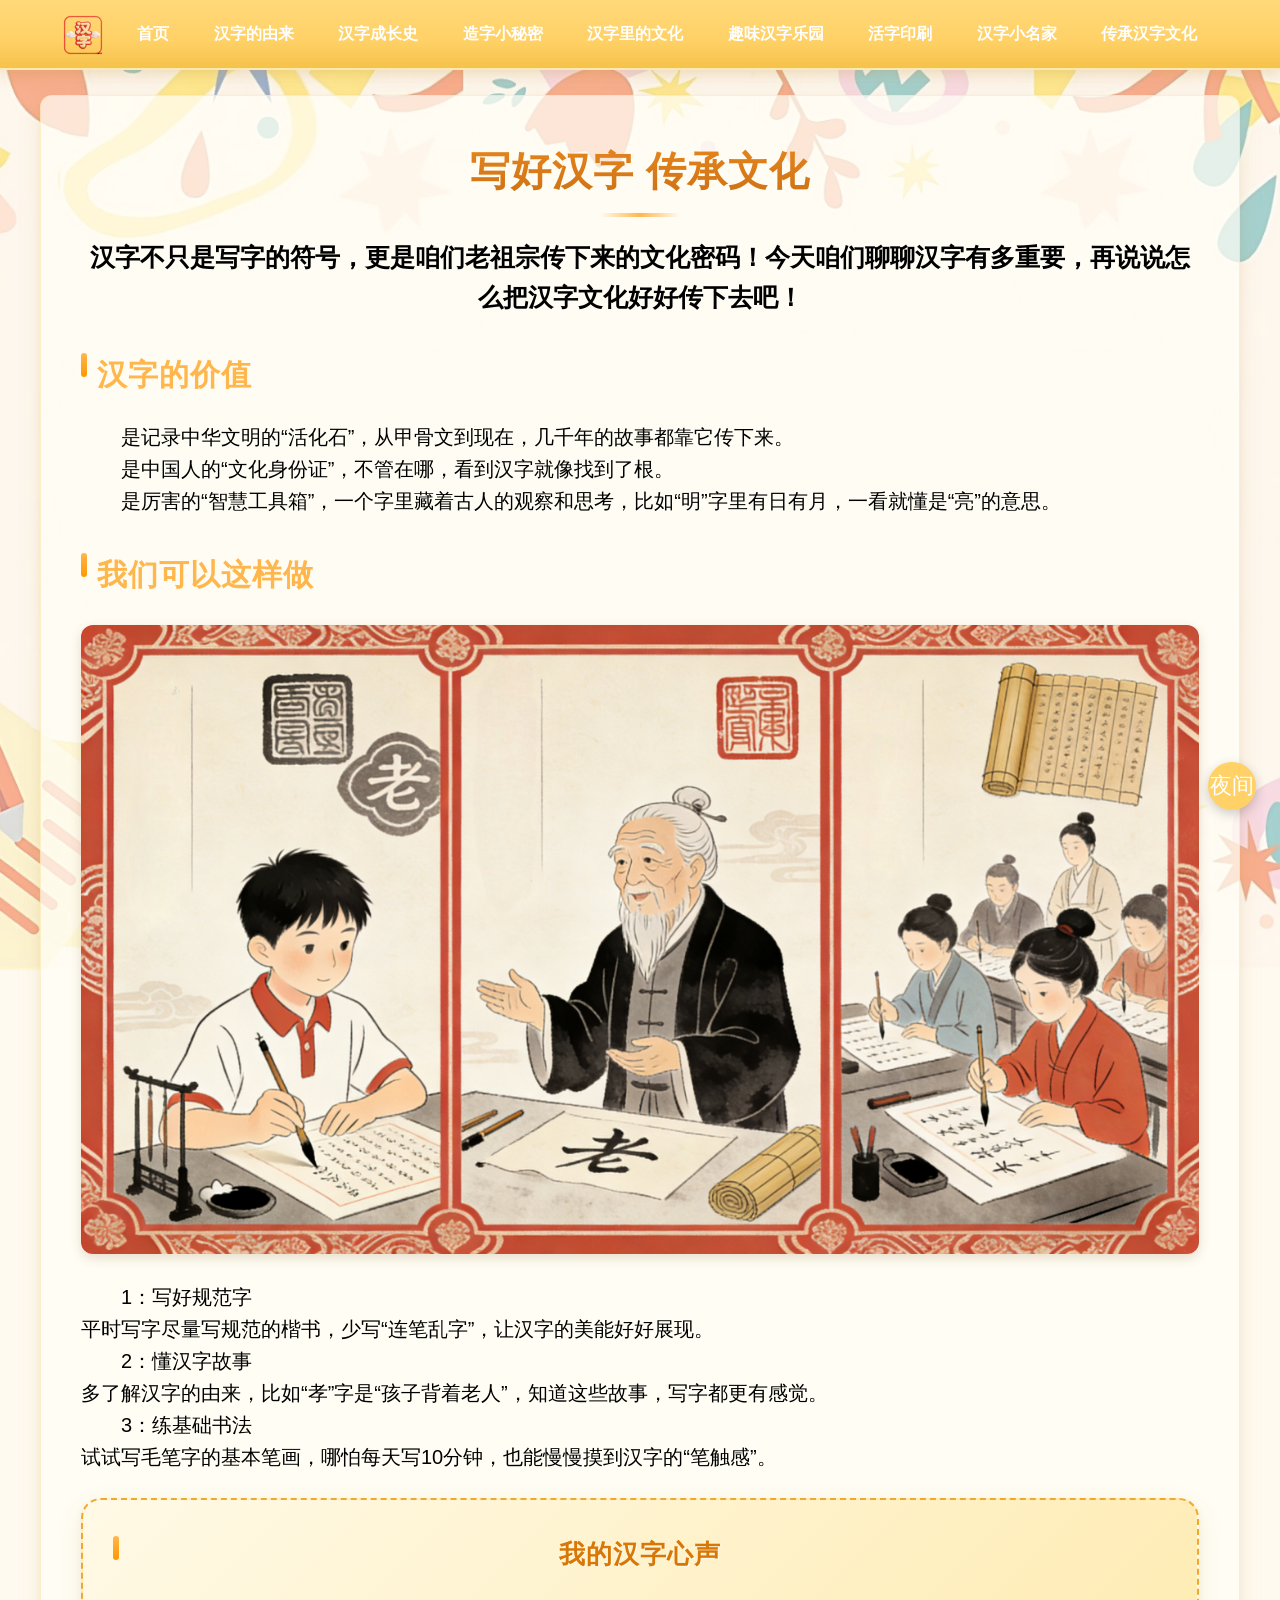
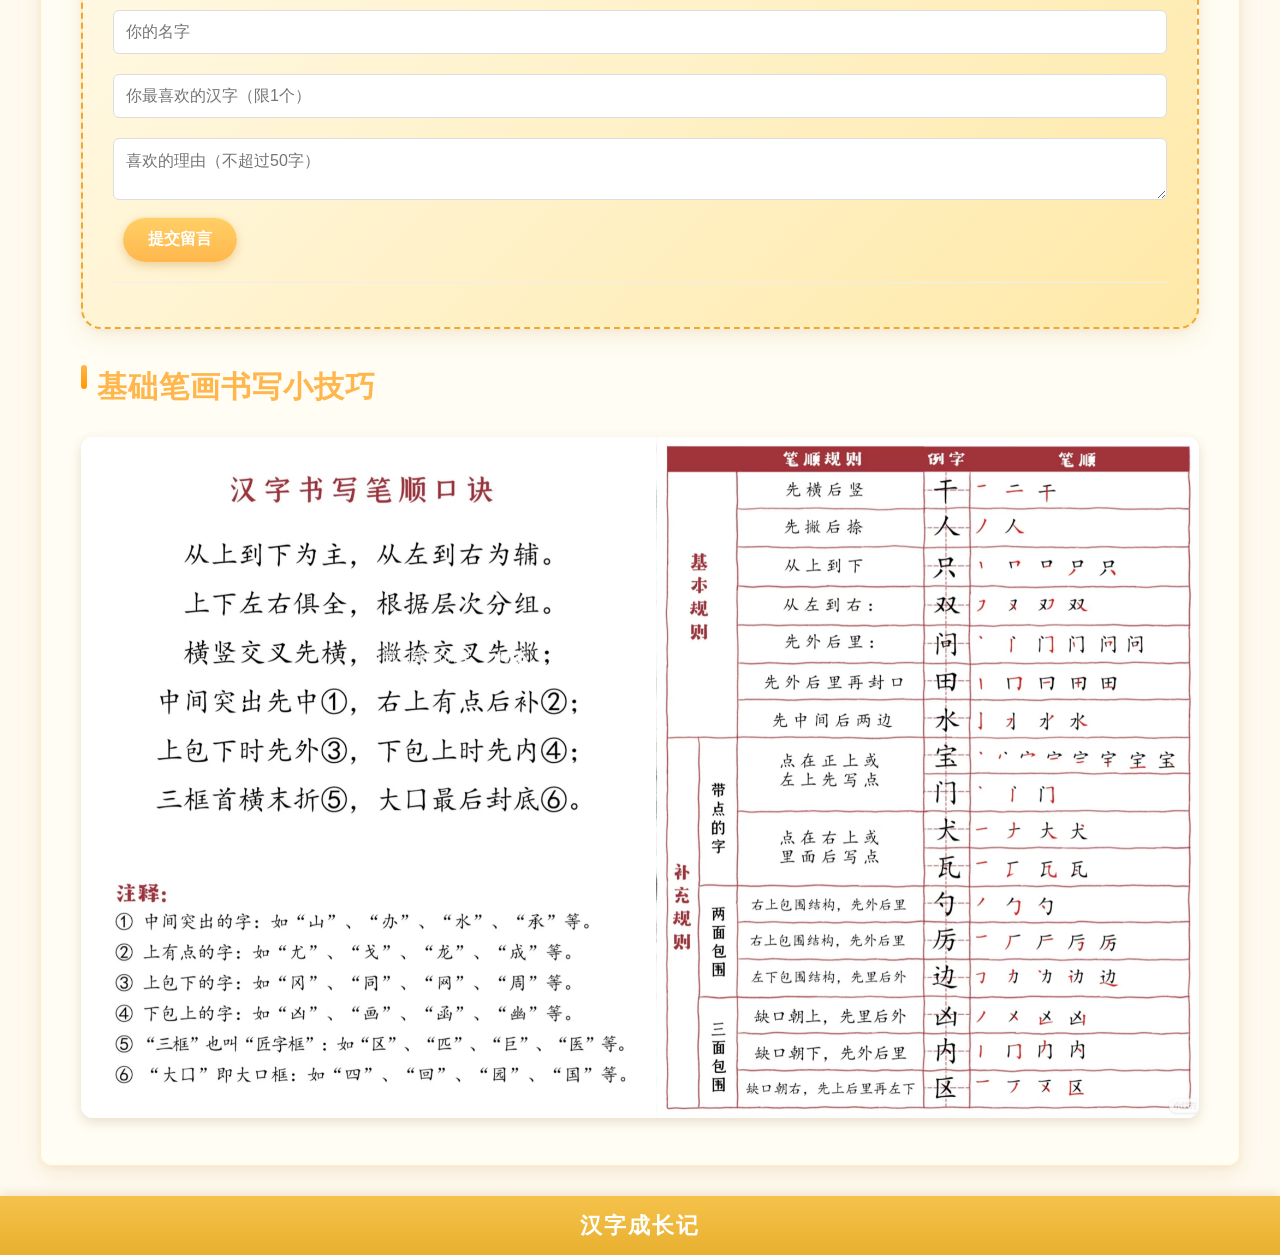
<file: page8.html>
<!DOCTYPE html>
<html lang="zh-CN">
<head>
    <meta charset="UTF-8">
    <meta name="viewport" content="width=device-width, initial-scale=1.0">
    <title>传承汉字文化 - 汉字成长记</title>
    <link rel="icon" href="data:image/svg+xml,<svg xmlns=%22http://www.w3.org/2000/svg%22 viewBox=%220 0 100 100%22><rect width=%22100%22 height=%22100%22 rx=%2220%22 fill=%22%23ffd166%22/><text x=%2250%22 y=%2270%22 font-size=%2255%22 text-anchor=%22middle%22 fill=%22%23fff%22 font-family=%22sans-serif%22 font-weight=%22bold%22>汉</text></svg>">
    <link rel="stylesheet" href="./css/base.css">
    <link rel="stylesheet" href="./css/theme.css">
	<style>
		/* 导航栏固定顶部 - 核心必加 */
		.nav {
			position: fixed;
			top: 0;
			left: 0;
			width: 100%;
			z-index: 999;
			height: 70px;
			box-sizing: border-box;
		}
	
		body.page-heritage {
			padding-top: 70px;
			/* 内容下移，不被导航遮挡 */
			min-height: 100vh;
			margin: 0;
			position: relative;
		}
	
		/* 专门承载背景图的伪元素，让背景图透明 */
		body.page-heritage::before {
			content: "";
			position: fixed;
			top: 70px;/* 背景图顶部=导航栏下方 */
			left: 0;
			width: 100%;
			height: 100%;
			background-image: url("./img/背景.jpg");
			background-position: center;
			background-size: cover;
			background-repeat: no-repeat;
			opacity: 0.5;/* 背景透明度！！ */
			z-index: -1;/* 背景图在最底层，文字在上面 */
		}
	
		.container,
		.footer {
			position: relative;
			z-index: 1;
			width: 100%;
			box-sizing: border-box;
		}
		.content-wrapper {
		    background-color: rgba(255, 254, 245, 0.7); /* 保持透明度0.7 */
		    border-radius: 12px;
		    /* 核心调整：上内边距15px（减小标题到容器上边框距离），左右内边距40px（增大左右空隙），下内边距20px（不变） */
		    padding: 15px 40px 20px; 
		    margin: 5px auto 10px; /* 与导航栏距离5px，下距10px，左右居中 */
		    max-width: calc(100% ); /* 配合左右40px内边距，确保页面边缘左右空隙一致 */
		    box-shadow: 0 3px 15px rgba(0,0,0,0.1);
		    position: relative;
		    z-index: 2;
		}
	</style>
</head>
<body class="page-heritage">
    <div class="nav">
        <img src="img/汉字logo.png" alt="卡通汉字logo" class="logo">
        <a href="./index.html">首页</a>
        <a href="./page2.html">汉字的由来</a>
        <a href="./page3.html">汉字成长史</a>
        <a href="./page4.html">造字小秘密</a>
        <a href="./page5.html">汉字里的文化</a>
        <a href="./page6.html">趣味汉字乐园</a>
        <a href="./page9.html">活字印刷</a>
        <a href="./page7.html">汉字小名家</a>
        <a href="./page8.html">传承汉字文化</a>
    </div>

    <div class="container">
		<div class="content-wrapper">
        <h1 class="page-title">写好汉字 传承文化</h1>
        
        <!-- 开篇引导 -->
        <div class="text-box">
            <p style="font-size: 25px; text-align: center; font-family: 'Comic Sans MS', '幼圆', '微软雅黑 Light', sans-serif; font-weight: bold;">汉字不只是写字的符号，更是咱们老祖宗传下来的文化密码！今天咱们聊聊汉字有多重要，再说说怎么把汉字文化好好传下去吧！</p>
        </div>

        <!-- 汉字价值模块 -->
        <h2 class="section-title">汉字的价值</h2>
        <div class="text-box">
            <p style="font-size: 20px; text-indent: 2em; font-family: 'Comic Sans MS', '幼圆', '微软雅黑 Light', sans-serif;">
				是记录中华文明的“活化石”，从甲骨文到现在，几千年的故事都靠它传下来。</p>
            <p style="font-size: 20px; text-indent: 2em; font-family: 'Comic Sans MS', '幼圆', '微软雅黑 Light', sans-serif;">
				是中国人的“文化身份证”，不管在哪，看到汉字就像找到了根。</p>
            <p style="font-size: 20px; text-indent: 2em; font-family: 'Comic Sans MS', '幼圆', '微软雅黑 Light', sans-serif;">
				是厉害的“智慧工具箱”，一个字里藏着古人的观察和思考，比如“明”字里有日有月，一看就懂是“亮”的意思。</p>
        </div>

        <!-- 践行行动模块 -->
        <h2 class="section-title">我们可以这样做</h2>
        <div class="img-box">
            <img src="./img/page8/行动.png" alt="践行行动插画">
        </div>
        <div class="text-box">
            <p style="font-size: 20px; text-indent: 2em; font-family: 'Comic Sans MS', '幼圆', '微软雅黑 Light', sans-serif;">1：写好规范字<br>
平时写字尽量写规范的楷书，少写“连笔乱字”，让汉字的美能好好展现。</p>
            <p style="font-size: 20px; text-indent: 2em; font-family: 'Comic Sans MS', '幼圆', '微软雅黑 Light', sans-serif;">2：懂汉字故事<br>
			多了解汉字的由来，比如“孝”字是“孩子背着老人”，知道这些故事，写字都更有感觉。</p>
            <p style="font-size: 20px; text-indent: 2em; font-family: 'Comic Sans MS', '幼圆', '微软雅黑 Light', sans-serif;">3：练基础书法<br>
			试试写毛笔字的基本笔画，哪怕每天写10分钟，也能慢慢摸到汉字的“笔触感”。</p>
        </div>

        <!-- 留言互动区 -->
        <div class="interactive-box message-box">
            <h3 class="section-title">我的汉字心声</h3>
            <input type="text" id="name" placeholder="你的名字">
            <input type="text" id="favorite-char" placeholder="你最喜欢的汉字（限1个）">
            <textarea id="reason" placeholder="喜欢的理由（不超过50字）"></textarea>
            <button class="theme-btn" id="submit-btn">提交留言</button>
            <ul class="message-list" id="message-list"></ul>
        </div>

        <!-- 书写技巧模块 -->
        <h2 class="section-title">基础笔画书写小技巧</h2>
        <div class="img-box">
            <img src="img/page8/笔画.jpg" alt="笔画书写步骤图">
        </div>
    </div>
	</div>

    <div class="footer">
        <p>汉字成长记</p>
    </div>

    <script src="./js/main.js"></script>
    <script>
        submitMessage();
    </script>
</body>
</html>
</file>
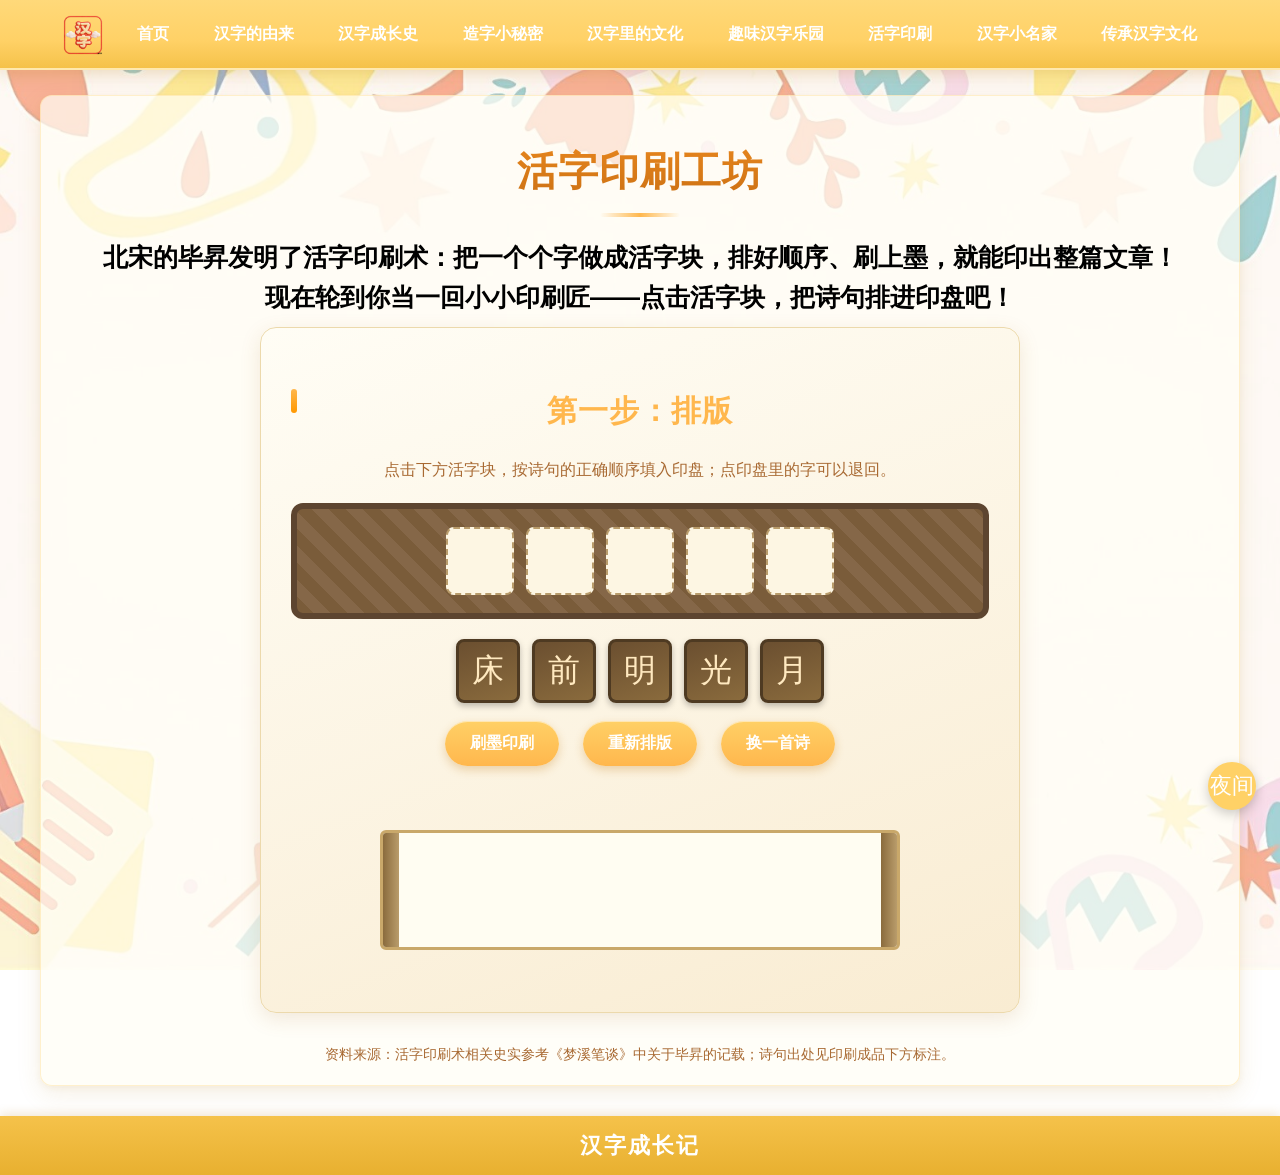
<file: page9.html>
<!DOCTYPE html>
<html lang="zh-CN">
<head>
    <meta charset="UTF-8">
    <meta name="viewport" content="width=device-width, initial-scale=1.0">
    <title>活字印刷工坊 - 汉字成长记</title>
    <link rel="icon" href="data:image/svg+xml,<svg xmlns=%22http://www.w3.org/2000/svg%22 viewBox=%220 0 100 100%22><rect width=%22100%22 height=%22100%22 rx=%2220%22 fill=%22%23ffd166%22/><text x=%2250%22 y=%2270%22 font-size=%2255%22 text-anchor=%22middle%22 fill=%22%23fff%22 font-family=%22sans-serif%22 font-weight=%22bold%22>汉</text></svg>">
    <link rel="stylesheet" href="./css/base.css">
    <link rel="stylesheet" href="./css/theme.css">
    <style>
        .nav {
            position: fixed;
            top: 0;
            left: 0;
            width: 100%;
            z-index: 999;
            height: 70px;
            box-sizing: border-box;
        }
        body.page-print {
            padding-top: 70px;
            min-height: 100vh;
            margin: 0;
            position: relative;
        }
        body.page-print::before {
            content: "";
            position: fixed;
            top: 70px;
            left: 0;
            width: 100%;
            height: 100%;
            background-image: url("./img/背景.jpg");
            background-position: center;
            background-size: cover;
            background-repeat: no-repeat;
            opacity: 0.5;
            z-index: -1;
        }
        .container,
        .footer {
            position: relative;
            z-index: 1;
            width: 100%;
            box-sizing: border-box;
        }
        .content-wrapper {
            background-color: rgba(255, 254, 245, 0.7);
            border-radius: 12px;
            padding: 15px 40px 20px;
            margin: 5px auto 10px;
            max-width: calc(100%);
            box-shadow: 0 3px 15px rgba(0,0,0,0.1);
            position: relative;
            z-index: 2;
        }
        .page-print .nav { background-color: #ffd166; }
        .page-print .nav a { font-size: 16px; margin: 0 10px; }
        .page-print .page-title { color: #ffc857; font-size: 40px; }
        .page-print .section-title { color: #ffb74d; border-left-color: #ffb74d; font-size: 30px; }
        .page-print .theme-btn { background-color: #ffc857; }
        .poem-source { font-size: 15px; color: #a86932; margin-top: 10px; min-height: 22px; }
    </style>
</head>
<body class="page-print">
    <div class="nav">
        <img src="img/汉字logo.png" alt="卡通汉字logo" class="logo">
        <a href="./index.html">首页</a>
        <a href="./page2.html">汉字的由来</a>
        <a href="./page3.html">汉字成长史</a>
        <a href="./page4.html">造字小秘密</a>
        <a href="./page5.html">汉字里的文化</a>
        <a href="./page6.html">趣味汉字乐园</a>
        <a href="./page9.html">活字印刷</a>
        <a href="./page7.html">汉字小名家</a>
        <a href="./page8.html">传承汉字文化</a>
    </div>

    <div class="container">
        <div class="content-wrapper">
            <h1 class="page-title">活字印刷工坊</h1>

            <div class="text-box">
                <p style="font-size: 25px; text-align: center; font-family: 'Comic Sans MS', '幼圆', '微软雅黑 Light', sans-serif; font-weight: bold;">
                    北宋的毕昇发明了活字印刷术：把一个个字做成活字块，排好顺序、刷上墨，就能印出整篇文章！<br>
                    现在轮到你当一回小小印刷匠——点击活字块，把诗句排进印盘吧！
                </p>
            </div>

            <div class="print-shop">
                <h2 class="section-title" style="text-align: center; border-left: none; padding-left: 0;">第一步：排版</h2>
                <p style="font-size: 16px; color: #a86932;">点击下方活字块，按诗句的正确顺序填入印盘；点印盘里的字可以退回。</p>

                <!-- 印盘 -->
                <div class="print-board" id="printBoard"></div>

                <!-- 活字块 -->
                <div class="movable-type-box" id="typeBox"></div>

                <div class="btn-group" style="margin: 18px 0 6px;">
                    <button class="theme-btn" id="inkBtn">刷墨印刷</button>
                    <button class="theme-btn" id="resetBtn">重新排版</button>
                    <button class="theme-btn" id="nextBtn">换一首诗</button>
                </div>

                <div class="print-message" id="printMsg"></div>

                <!-- 卷轴印成品 -->
                <div class="print-scroll-area" id="scrollArea">
                    <div class="print-result-text" id="printResult"></div>
                </div>
                <p class="poem-source" id="poemSource"></p>
            </div>

            <p style="text-align: center; font-size: 14px; color: #a86932; margin-top: 30px;">资料来源：活字印刷术相关史实参考《梦溪笔谈》中关于毕昇的记载；诗句出处见印刷成品下方标注。</p>
        </div>
    </div>

    <div class="footer">
        <p>汉字成长记</p>
    </div>

    <script src="./js/main.js"></script>
    <script>
    (function () {
        const poems = [
            { text: "床前明月光", source: "—— 唐 · 李白《静夜思》" },
            { text: "锄禾日当午", source: "—— 唐 · 李绅《悯农》" },
            { text: "春眠不觉晓", source: "—— 唐 · 孟浩然《春晓》" },
            { text: "更上一层楼", source: "—— 唐 · 王之涣《登鹳雀楼》" }
        ];

        const board = document.getElementById("printBoard");
        const typeBox = document.getElementById("typeBox");
        const inkBtn = document.getElementById("inkBtn");
        const resetBtn = document.getElementById("resetBtn");
        const nextBtn = document.getElementById("nextBtn");
        const msg = document.getElementById("printMsg");
        const scrollArea = document.getElementById("scrollArea");
        const printResult = document.getElementById("printResult");
        const poemSource = document.getElementById("poemSource");

        let current = null;
        let slots = []; // 每格：{ char } 或 null

        function shuffle(arr) {
            const a = [...arr];
            for (let i = a.length - 1; i > 0; i--) {
                const j = Math.floor(Math.random() * (i + 1));
                [a[i], a[j]] = [a[j], a[i]];
            }
            return a;
        }

        function loadPoem(poem) {
            current = poem;
            slots = new Array(poem.text.length).fill(null);
            scrollArea.classList.remove("printed");
            printResult.textContent = "";
            poemSource.textContent = "";
            msg.textContent = "";

            // 渲染印盘
            board.innerHTML = "";
            slots.forEach((_, i) => {
                const slot = document.createElement("div");
                slot.className = "print-slot";
                slot.dataset.index = i;
                slot.addEventListener("click", () => removeFromSlot(i));
                board.appendChild(slot);
            });

            // 渲染打乱顺序的活字块
            typeBox.innerHTML = "";
            shuffle(poem.text.split("")).forEach(ch => {
                const block = document.createElement("div");
                block.className = "movable-type";
                block.textContent = ch;
                block.dataset.char = ch;
                block.addEventListener("click", () => placeChar(block));
                typeBox.appendChild(block);
            });
        }

        function placeChar(block) {
            const emptyIndex = slots.findIndex(s => s === null);
            if (emptyIndex === -1) {
                msg.textContent = "印盘排满啦，点击印盘里的字可以退回～";
                msg.style.color = "#c0392b";
                return;
            }
            slots[emptyIndex] = { char: block.dataset.char };
            block.classList.add("used");
            block.dataset.slot = emptyIndex;
            const slotEl = board.children[emptyIndex];
            slotEl.textContent = block.dataset.char;
            slotEl.classList.add("filled");
            msg.textContent = "";
        }

        function removeFromSlot(i) {
            if (!slots[i]) return;
            const ch = slots[i].char;
            slots[i] = null;
            const slotEl = board.children[i];
            slotEl.textContent = "";
            slotEl.classList.remove("filled");
            // 找回对应的活字块恢复
            const block = [...typeBox.children].find(b => b.dataset.char === ch && b.dataset.slot == i);
            if (block) {
                block.classList.remove("used");
                delete block.dataset.slot;
            }
        }

        function resetBoard() {
            loadPoem(current);
        }

        function inkPrint() {
            if (slots.some(s => s === null)) {
                msg.textContent = "先把印盘排满再刷墨哦！";
                msg.style.color = "#c0392b";
                return;
            }
            const arranged = slots.map(s => s.char).join("");
            if (arranged === current.text) {
                // 印刷成功：卷轴显字 + 盖印章 + 撒花 + 音效
                printResult.textContent = current.text;
                scrollArea.classList.add("printed");
                poemSource.textContent = current.source;
                msg.textContent = "印刷成功！这排版手艺，毕昇看了都要夸你！";
                msg.style.color = "#28a745";
                if (typeof SFX !== "undefined") SFX.print();
                if (typeof confettiBurst === "function") confettiBurst(80);
                if (typeof showSeal === "function") showSeal("印成", scrollArea);
                if (typeof awardBadge === "function") awardBadge("yinshua");
            } else {
                board.classList.remove("shake");
                void board.offsetWidth; // 重新触发抖动动画
                board.classList.add("shake");
                msg.textContent = "咦，顺序好像不对？读一读这句诗，再调整一下吧～";
                msg.style.color = "#c0392b";
            }
        }

        inkBtn.addEventListener("click", inkPrint);
        resetBtn.addEventListener("click", resetBoard);
        nextBtn.addEventListener("click", () => {
            const others = poems.filter(p => p !== current);
            loadPoem(others[Math.floor(Math.random() * others.length)]);
        });

        loadPoem(poems[0]);
    })();
    </script>
</body>
</html>
</file>
<file: css/base.css>
/* 全局重置 - 统一基础样式 */
* {
    margin: 0;
    padding: 0;
    box-sizing: border-box;
    font-family: "微软雅黑", "幼圆", sans-serif;
}

body {
    line-height: 1.6;
    transition: background-color 0.3s;
			}

/* 导航栏 - 全站统一跳转核心 */
.nav {
    padding: 15px 0;
    text-align: center;
    position: sticky;
    top: 0;
    z-index: 999;
    box-shadow: 0 2px 5px rgba(0,0,0,0.1);
}
.nav .logo {
    height: 40px;
    vertical-align: middle;
    margin-right: 10px;
}
.nav a {
    color: #fff;
    text-decoration: none;
    font-size: 14px;
    margin: 0 8px;
    font-weight: bold;
    padding: 5px 10px;
    display: inline-block;
    border-radius: 4px;
}
.nav a:hover {
    background-color: rgba(255,255,255,0.2);
}

/* 通用容器+标题 - 差异化页面标题配色（已优化小标题颜色继承） */
.container {
    width: 92%;
    max-width: 1200px;
    margin: 25px auto;
}
.page-title {
    font-size: 28px;
    text-align: center;
    margin: 20px 0;
    text-shadow: 1px 1px 2px rgba(0,0,0,0.1);
}
.section-title {
    font-size: 22px;
    margin: 18px 0;
    padding-left: 10px;
    border-left: 4px solid currentColor;
    color: inherit; /* 继承大标题颜色 */
}

/* 通用图文+按钮 - 适配各页面主题色 */
.img-box {
    text-align: center;
    margin: 20px 0;
}
.img-box img {
    max-width: 100%;
    height: auto;
    border-radius: 8px;
    box-shadow: 0 3px 8px rgba(0,0,0,0.15);
}
.text-box {
    font-size: 16px;
    margin: 10px 0;
    text-align: justify;
}
.btn-group {
    text-align: center;
    margin: 30px 0;
}
.theme-btn {
    display: inline-block;
    padding: 12px 25px;
    margin: 0 10px;
    border-radius: 30px;
    font-size: 16px;
    font-weight: bold;
    border: none;
    cursor: pointer;
    color: #fff;
}
.theme-btn:hover {
    transform: translateY(-2px);
    box-shadow: 0 4px 8px rgba(0,0,0,0.2);
}

/* 通用互动组件 - 答题/留言基础样式 */
.interactive-box {
    background-color: #fff;
    padding: 20px;
    border-radius: 8px;
    box-shadow: 0 2px 8px rgba(0,0,0,0.1);
    margin: 25px 0;
}
.quiz-item {
    margin: 15px 0;
    padding-bottom: 15px;
    border-bottom: 1px dashed #ddd;
}
.quiz-option {
    display: block;
    margin: 10px 0;
    padding: 10px 15px;
    border: 2px solid #ddd;
    border-radius: 6px;
    cursor: pointer;
}
.quiz-option:hover {
    border-color: currentColor;
}
.quiz-option.correct {
    background-color: #d4edda;
    border-color: #28a745;
    color: #155724;
}
.quiz-option.wrong {
    background-color: #f8d7da;
    border-color: #dc3545;
    color: #721c24;
}
#quiz-result {
    margin-top: 15px;
    font-weight: bold;
    font-size: 18px;
    text-align: center;
}

/* 底部版权 - 全站统一 */
.footer {
    text-align: center;
    font-size: 22px;
    font-weight: bold;
    color: #fff;
    background-color: #ffd166;
    position: relative;
    z-index: 3;
    margin-top: 30px;
    padding: 12px 15px;
    font-family: "楷体", KaiTi, serif;
    letter-spacing: 2px;
}

/* ============ 仪式感细节：页面淡入 / 滚动浮现 / 悬浮质感 / 印章 ============ */
@keyframes pageFadeIn {
    from { opacity: 0; }
    to { opacity: 1; }
}
body {
    animation: pageFadeIn 0.45s ease-out;
}

/* 滚动浮现：仅当 JS 正常加载（body.reveal-enabled）时才应用初始隐藏，避免 JS 失效时内容不可见 */
body.reveal-enabled .reveal-item {
    opacity: 0;
    transform: translateY(24px);
    transition: opacity 0.6s ease, transform 0.6s ease;
}
body.reveal-enabled .reveal-item.revealed {
    opacity: 1;
    transform: none;
}

/* 卡片悬浮质感 */
.interactive-box,
.timeline-content {
    transition: transform 0.25s ease, box-shadow 0.25s ease;
}
.interactive-box:hover,
.timeline-content:hover {
    transform: translateY(-3px);
    box-shadow: 0 8px 20px rgba(166, 105, 50, 0.18);
}

/* 答对 / 通关印章动画 */
.seal-stamp {
    width: 92px;
    height: 92px;
    border: 4px solid #c0392b;
    border-radius: 14px;
    color: #c0392b;
    background-color: rgba(192, 57, 43, 0.06);
    font-size: 34px;
    font-weight: bold;
    font-family: "楷体", KaiTi, serif;
    display: flex;
    align-items: center;
    justify-content: center;
    margin: 12px auto 0;
    transform: scale(2.2) rotate(-14deg);
    opacity: 0;
    transition: transform 0.28s cubic-bezier(0.6, -0.28, 0.3, 1.4), opacity 0.2s ease;
    pointer-events: none;
}
.seal-stamp.stamped {
    transform: scale(1) rotate(-8deg);
    opacity: 1;
}
.seal-stamp.seal-fade {
    opacity: 0;
    transition: opacity 0.5s ease;
}


/* ============ 集卡闯关：勋章 Toast + 勋章墙 ============ */
.badge-toast {
    position: fixed;
    left: 50%;
    bottom: 40px;
    transform: translateX(-50%) translateY(20px);
    background: #fffdf5;
    border: 2px solid #e6a23c;
    border-radius: 14px;
    padding: 14px 26px;
    box-shadow: 0 8px 24px rgba(166, 105, 50, 0.25);
    font-size: 18px;
    color: #a86932;
    font-weight: bold;
    opacity: 0;
    transition: all 0.35s ease;
    z-index: 9999;
    pointer-events: none;
    white-space: nowrap;
}
.badge-toast.show {
    opacity: 1;
    transform: translateX(-50%) translateY(0);
}

.badge-wall {
    display: grid;
    grid-template-columns: repeat(6, 1fr);
    gap: 14px;
    margin: 16px 0 6px;
}
.badge-slot {
    background: #fff;
    border-radius: 12px;
    padding: 14px 6px;
    text-align: center;
    border: 2px dashed #e8d5ae;
    color: #c9b088;
    transition: all 0.3s ease;
}
.badge-slot .badge-icon {
    font-size: 34px;
    display: block;
    filter: grayscale(1);
    opacity: 0.45;
    transition: all 0.3s ease;
}
.badge-slot .badge-name {
    font-size: 14px;
    margin-top: 6px;
    display: block;
    font-weight: bold;
}
.badge-slot .badge-desc {
    font-size: 12px;
    display: block;
    margin-top: 2px;
}
.badge-slot.owned {
    border: 2px solid #e6a23c;
    color: #a86932;
    box-shadow: 0 4px 12px rgba(230, 162, 60, 0.22);
    transform: translateY(-2px);
}
.badge-slot.owned .badge-icon {
    filter: none;
    opacity: 1;
}

/* ============ 首页：姓氏字源卡生成器 ============ */
.surname-lab {
    background: linear-gradient(160deg, #fffdf5, #fdf3d8);
    border: 1px solid #f3e2b8;
    border-radius: 16px;
    padding: 25px 30px 30px;
    margin: 20px auto;
    max-width: 720px;
    text-align: center;
    box-shadow: 0 6px 20px rgba(166, 105, 50, 0.12);
}
.surname-lab .surname-row {
    display: flex;
    gap: 12px;
    justify-content: center;
    margin: 14px 0;
    flex-wrap: wrap;
}
.surname-lab input {
    padding: 12px 18px;
    font-size: 20px;
    border: 2px solid #e6c37a;
    border-radius: 10px;
    width: 200px;
    text-align: center;
    outline: none;
}
.surname-lab input:focus {
    border-color: #e6a23c;
}
.surname-lab canvas {
    max-width: 320px;
    width: 100%;
    border-radius: 12px;
    box-shadow: 0 6px 18px rgba(166, 105, 50, 0.2);
    margin-top: 16px;
    display: none;
}
.surname-lab .surname-actions {
    margin-top: 14px;
    display: none;
}
.surname-lab .surname-msg {
    min-height: 26px;
    margin-top: 10px;
    font-size: 15px;
    color: #c0392b;
}

/* ============ 首页：一个字的三千年（自动演变动画） ============ */
.evolution-show {
    max-width: 720px;
    margin: 20px auto;
    background: linear-gradient(160deg, #fffdf5, #fdf3d8);
    border: 1px solid #f3e2b8;
    box-shadow: 0 6px 20px rgba(166, 105, 50, 0.12);
    border-radius: 16px;
    padding: 25px 30px;
    text-align: center;
}
.evolution-stage {
    position: relative;
    width: 200px;
    height: 200px;
    margin: 8px auto;
    background: #fff;
    border-radius: 50%;
    border: 4px solid #ead9ae;
    overflow: hidden;
    box-shadow: 0 6px 18px rgba(166, 105, 50, 0.18);
}
.evolution-stage img {
    position: absolute;
    inset: 0;
    width: 100%;
    height: 100%;
    object-fit: contain;
    padding: 22px;
    box-sizing: border-box;
    opacity: 0;
    transform: scale(1.08);
    transition: opacity 0.6s ease, transform 0.6s ease;
}
.evolution-stage img.evo-active {
    opacity: 1;
    transform: scale(1);
}
.evolution-label {
    font-size: 20px;
    font-weight: bold;
    color: #c47f1e;
    font-family: "楷体", KaiTi, serif;
    min-height: 30px;
}

/* ============ page9：活字印刷工坊 ============ */
.print-shop {
    max-width: 760px;
    margin: 10px auto 30px;
    background: linear-gradient(160deg, #fffdf5, #f9ecd2);
    border: 1px solid #ecd9ac;
    border-radius: 16px;
    padding: 25px 30px 30px;
    box-shadow: 0 6px 20px rgba(166, 105, 50, 0.15);
    text-align: center;
}
.print-board {
    display: flex;
    justify-content: center;
    gap: 12px;
    margin: 20px 0;
    padding: 18px;
    background: repeating-linear-gradient(45deg, #7a5c3a, #7a5c3a 12px, #856748 12px, #856748 24px);
    border-radius: 12px;
    border: 6px solid #5d4530;
}
.print-slot {
    width: 68px;
    height: 68px;
    background: #fdf6e3;
    border: 2px dashed #b99c6b;
    border-radius: 8px;
    font-size: 34px;
    font-family: "楷体", KaiTi, serif;
    display: flex;
    align-items: center;
    justify-content: center;
    cursor: pointer;
    color: #3a2c1c;
    transition: all 0.2s ease;
    user-select: none;
}
.print-slot.filled {
    border: 2px solid #8a6b3d;
    background: #fff;
    box-shadow: inset 0 2px 6px rgba(0, 0, 0, 0.15);
}
.movable-type-box {
    display: flex;
    justify-content: center;
    gap: 12px;
    flex-wrap: wrap;
    margin: 14px 0 6px;
}
.movable-type {
    width: 64px;
    height: 64px;
    background: linear-gradient(160deg, #6b4f30, #8a6b3d);
    color: #ffe9c0;
    border: 3px solid #4e3a22;
    border-radius: 8px;
    font-size: 32px;
    font-family: "楷体", KaiTi, serif;
    display: flex;
    align-items: center;
    justify-content: center;
    cursor: pointer;
    transition: all 0.2s ease;
    box-shadow: 0 3px 6px rgba(0, 0, 0, 0.25);
    user-select: none;
}
.movable-type:hover {
    transform: translateY(-4px);
    box-shadow: 0 6px 12px rgba(0, 0, 0, 0.3);
}
.movable-type.used {
    opacity: 0.25;
    pointer-events: none;
    transform: none;
}
.print-scroll-area {
    margin: 22px auto 6px;
    max-width: 520px;
    background: #fffdf2;
    border: 3px solid #c9a86a;
    border-radius: 6px;
    min-height: 120px;
    display: flex;
    align-items: center;
    justify-content: center;
    position: relative;
    overflow: hidden;
}
.print-scroll-area::before,
.print-scroll-area::after {
    content: "";
    position: absolute;
    top: 0;
    bottom: 0;
    width: 16px;
    background: linear-gradient(90deg, #8a6b3d, #b99c6b);
}
.print-scroll-area::before { left: 0; }
.print-scroll-area::after { right: 0; }
.print-result-text {
    font-size: 40px;
    font-family: "楷体", KaiTi, serif;
    color: #2c2317;
    letter-spacing: 10px;
    opacity: 0;
    transform: scale(1.4);
    filter: blur(4px);
    transition: all 0.7s ease;
}
.print-scroll-area.printed .print-result-text {
    opacity: 1;
    transform: scale(1);
    filter: blur(0);
}
.print-message {
    min-height: 30px;
    font-size: 18px;
    margin-top: 12px;
    font-weight: bold;
}
@keyframes shakeBoard {
    0%, 100% { transform: translateX(0); }
    25% { transform: translateX(-8px); }
    75% { transform: translateX(8px); }
}
.print-board.shake {
    animation: shakeBoard 0.35s ease;
}

/* ============ page6：甲骨文寻宝长卷 ============ */
.treasure-scroll-wrap {
    overflow-x: auto;
    border-radius: 14px;
    border: 3px solid #ead9ae;
    box-shadow: 0 6px 18px rgba(166, 105, 50, 0.15);
    background: linear-gradient(#fdf6e0, #f7ecd0);
    margin: 14px 0;
    position: relative;
}
.treasure-scroll {
    display: block;
    min-width: 1100px;
    width: 1100px;
    height: auto;
}
.treasure-hint {
    text-align: center;
    font-size: 14px;
    color: #a86932;
    margin: 6px 0 14px;
}
.hotspot {
    cursor: pointer;
}
.hotspot circle.hs-ring {
    fill: rgba(255, 209, 102, 0.85);
    stroke: #c0392b;
    stroke-width: 3;
    animation: hsPulse 1.6s ease-in-out infinite;
}
.hotspot text {
    font-size: 26px;
    font-weight: bold;
    fill: #7a4a12;
    text-anchor: middle;
    pointer-events: none;
}
.hotspot.found circle.hs-ring {
    fill: rgba(192, 57, 43, 0.9);
    stroke: #7a1f16;
    animation: none;
}
.hotspot.found text {
    fill: #fff;
}
@keyframes hsPulse {
    0%, 100% { transform: scale(1); opacity: 1; }
    50% { transform: scale(1.18); opacity: 0.75; }
}
.treasure-panel {
    max-width: 640px;
    margin: 0 auto;
    background: #fff;
    border-radius: 12px;
    border: 2px solid #ead9ae;
    padding: 20px;
    text-align: center;
    display: none;
}
.treasure-panel.open {
    display: block;
}
.treasure-panel img {
    width: 120px;
    height: 120px;
    object-fit: contain;
    background: #fff8e6;
    border-radius: 10px;
    padding: 8px;
    margin: 10px 0;
}
.treasure-options {
    display: flex;
    gap: 12px;
    justify-content: center;
    flex-wrap: wrap;
    margin-top: 10px;
}
.treasure-options button {
    padding: 10px 22px;
    font-size: 20px;
    border-radius: 10px;
    border: 2px solid #e6c37a;
    background: #fffdf5;
    cursor: pointer;
    font-family: "楷体", KaiTi, serif;
    transition: all 0.2s;
}
.treasure-options button:hover {
    background: #ffe9c0;
    transform: translateY(-2px);
}
.treasure-progress {
    text-align: center;
    font-size: 16px;
    color: #a86932;
    font-weight: bold;
    margin: 8px 0;
}


/* ============ 移动端响应式适配（≤768px） ============ */
@media (max-width: 768px) {
    /* 导航栏：横向可滑动，9 个入口不挤压 */
    .nav {
        display: flex !important;
        flex-wrap: nowrap;
        align-items: center;
        justify-content: flex-start !important;
        overflow-x: auto;
        overflow-y: hidden;
        white-space: nowrap;
        text-align: left !important;
        padding: 10px 12px !important;
        -webkit-overflow-scrolling: touch;
        scrollbar-width: none;
    }
    .nav::-webkit-scrollbar { display: none; }
    .nav .logo { height: 30px !important; margin-right: 6px; flex-shrink: 0; }
    .nav a {
        font-size: 14px !important;
        margin: 0 4px !important;
        padding: 4px 8px !important;
        flex-shrink: 0;
    }

    /* 首页 banner 文字缩小 */
    .banner-title { font-size: 28px !important; padding: 10px 16px; }
    .banner-desc { font-size: 15px !important; padding: 6px 14px; }

    /* 标题与正文字号缩放（内联样式用 !important 覆盖） */
    .page-title { font-size: 26px !important; }
    .section-title { font-size: 20px !important; }
    .text-box p { font-size: 16px !important; }

    /* 内容容器左右留白收窄 */
    .content-wrapper { padding: 12px 16px 16px !important; }

    /* page3 时间轴：双列交错改单列 */
    .timeline::after { left: 18px !important; margin-left: 0 !important; }
    .timeline-item { width: 100% !important; padding: 10px 10px 10px 48px !important; }
    .timeline-item.left,
    .timeline-item.right { left: 0 !important; }
    .timeline-item.left::after,
    .timeline-item.right::after { left: 8px !important; right: auto !important; }
    .timeline-content { max-width: 100% !important; }

    /* page3 连连看：卡片缩小适配窄屏 */
    .page-history .game-container { grid-template-columns: repeat(4, 68px) !important; gap: 10px !important; }
    .page-history .card { width: 68px !important; height: 68px !important; padding: 6px !important; }
    .page-history .card .char-text { font-size: 30px !important; line-height: 56px !important; }

    /* 时光机 / 演变动画：舞台缩小 */
    .timemachine, .evolution-show, .surname-lab { padding: 16px 14px 20px !important; }
    .tm-stage { width: 200px !important; height: 200px !important; }
    .evolution-stage { width: 160px !important; height: 160px !important; }

    /* 勋章墙：6 列改 3 列 */
    .badge-wall { grid-template-columns: repeat(3, 1fr) !important; gap: 10px !important; }

    /* 姓氏字源卡 */
    .surname-lab input { width: 140px !important; font-size: 17px !important; }

    /* 活字印刷：印盘和活字块缩小 */
    .print-slot { width: 52px !important; height: 52px !important; font-size: 26px !important; }
    .movable-type { width: 50px !important; height: 50px !important; font-size: 25px !important; }
    .print-board { gap: 8px !important; padding: 12px !important; }
    .print-result-text { font-size: 28px !important; letter-spacing: 6px !important; }

    /* page6 汉字变变变：偏旁块缩小 */
    .part { width: 60px !important; height: 60px !important; font-size: 28px !important; }
    #targetBox { width: 160px !important; height: 80px !important; font-size: 20px !important; }

    /* 书法鉴赏：卡片单列 */
    .calligraphy-item { min-width: 100% !important; }
    .calligraphy-img { height: 260px !important; }
    .calligraphy-desc { height: 260px !important; }

    /* 轮播图满宽 */
    .carousel { width: 100% !important; }

    /* 印章缩小一点 */
    .seal-stamp { width: 72px; height: 72px; font-size: 26px; }
}

/* ===== 答题 / 知识卡片 · 暖色童趣美化（page2/4/5/8 共用） ===== */
.page-origin .interactive-box,
.page-culture .interactive-box,
.page-fun .interactive-box,
.page-heritage .interactive-box {
    background: linear-gradient(135deg, #fff9e6 0%, #ffe9a8 100%);
    border: 2px dashed #f0a830;
    border-radius: 20px;
    padding: 28px 30px 24px;
    box-shadow: 0 10px 28px rgba(240, 168, 48, 0.22);
}
.page-origin .interactive-box .section-title,
.page-culture .interactive-box .section-title,
.page-fun .interactive-box .section-title,
.page-heritage .interactive-box .section-title {
    font-size: 26px;
    text-align: center;
    border-left: none;
    padding-left: 0;
    color: #d97706;
    margin: 0 0 18px;
    text-shadow: 1px 1px 0 rgba(255,255,255,0.6);
}
.page-origin #quiz-question,
.page-culture #quiz-question,
.page-heritage #quiz-question {
    font-size: 20px;
    font-weight: bold;
    color: #5d3a1a;
    background: #fff;
    padding: 16px 20px;
    border-radius: 14px;
    border-left: 6px solid #f0a830;
    margin: 0 0 18px;
    line-height: 1.7;
    box-shadow: 0 3px 10px rgba(180, 120, 30, 0.1);
}
.page-origin #quiz-img,
.page-culture #quiz-img,
.page-heritage #quiz-img {
    width: 180px !important;
    border-radius: 10px;
    border: 2px solid #f3d27a;
    padding: 8px;
    background: #fff;
    margin: 0 auto 14px !important;
}
.page-origin .quiz-option,
.page-culture .quiz-option,
.page-heritage .quiz-option {
    background: #fff;
    border: 2px solid #f3d27a;
    border-radius: 14px;
    padding: 14px 20px;
    font-size: 18px;
    font-weight: bold;
    color: #6b4423;
    margin: 12px 0;
    transition: all 0.22s ease;
    box-shadow: 0 2px 6px rgba(180, 120, 30, 0.08);
    cursor: pointer;
}
.page-origin .quiz-option:hover,
.page-culture .quiz-option:hover,
.page-heritage .quiz-option:hover {
    background: #fff3cf;
    border-color: #f0a830;
    transform: translateX(8px);
    box-shadow: 0 5px 14px rgba(240, 168, 48, 0.28);
}
.page-origin .quiz-option.correct,
.page-culture .quiz-option.correct,
.page-heritage .quiz-option.correct {
    background: linear-gradient(135deg, #d4f5dd, #9fe3b4);
    border-color: #28a745;
    color: #145a29;
    animation: popOk 0.4s ease;
}
.page-origin .quiz-option.wrong,
.page-culture .quiz-option.wrong,
.page-heritage .quiz-option.wrong {
    background: linear-gradient(135deg, #ffe0e3, #ffb3bc);
    border-color: #dc3545;
    color: #7a1f2b;
    animation: shakeX 0.4s ease;
}
.page-origin #quiz-result,
.page-culture #quiz-result,
.page-heritage #quiz-result {
    font-size: 21px;
    margin-top: 16px;
    font-weight: bold;
}
@keyframes popOk {
    0% { transform: scale(0.96); }
    50% { transform: scale(1.03); }
    100% { transform: scale(1); }
}
@keyframes shakeX {
    0%, 100% { transform: translateX(0); }
    25% { transform: translateX(-7px); }
    75% { transform: translateX(7px); }
}

/* ===== 导航当前页高亮 ===== */
.nav a.active {
    background-color: rgba(255, 255, 255, 0.35);
    border-radius: 4px;
}

/* ===== 返回顶部按钮 ===== */
#backToTop {
    position: fixed;
    right: 24px;
    bottom: 30px;
    width: 48px;
    height: 48px;
    border-radius: 50%;
    background: #ffd166;
    color: #fff;
    border: none;
    font-size: 22px;
    cursor: pointer;
    box-shadow: 0 4px 12px rgba(0,0,0,0.2);
    display: none;
    align-items: center;
    justify-content: center;
    z-index: 998;
    transition: transform 0.2s;
}
#backToTop:hover { transform: translateY(-3px); }
#backToTop.show { display: flex; }

/* ===== 勋章进度条 ===== */
.badge-progress-wrap {
    max-width: 520px;
    margin: 16px auto 0;
}
.badge-progress-bar {
    height: 18px;
    background: #f0e0b8;
    border-radius: 9px;
    overflow: hidden;
    border: 1px solid #e0c080;
}
.badge-progress-fill {
    height: 100%;
    background: linear-gradient(90deg, #ffc857, #ff9800);
    width: 0;
    transition: width 0.6s ease;
    border-radius: 9px;
}
.badge-title {
    text-align: center;
    font-size: 20px;
    font-weight: bold;
    color: #c47f1e;
    margin-bottom: 8px;
    font-family: "楷体", KaiTi, serif;
}

/* ===== banner 指示器和箭头 ===== */
.banner-arrow {
    position: absolute;
    top: 50%;
    transform: translateY(-50%);
    width: 44px;
    height: 44px;
    border-radius: 50%;
    background: rgba(255,255,255,0.6);
    border: none;
    font-size: 22px;
    color: #8a5a1a;
    cursor: pointer;
    z-index: 5;
    opacity: 0;
    transition: opacity 0.3s;
}
#banner-container:hover .banner-arrow { opacity: 1; }
.banner-arrow.prev { left: 20px; }
.banner-arrow.next { right: 20px; }
.banner-dots {
    position: absolute;
    bottom: 18px;
    left: 50%;
    transform: translateX(-50%);
    display: flex;
    gap: 8px;
    z-index: 5;
}
.banner-dots span {
    width: 10px;
    height: 10px;
    border-radius: 50%;
    background: rgba(255,255,255,0.5);
    cursor: pointer;
    transition: all 0.3s;
}
.banner-dots span.on {
    background: #fff;
    transform: scale(1.3);
}

/* ===== 撒花特效 ===== */
.confetti {
    position: fixed;
    top: -10px;
    z-index: 9999;
    pointer-events: none;
    animation: confettiFall linear forwards;
}
@keyframes confettiFall {
    to { transform: translateY(110vh) rotate(720deg); opacity: 0.8; }
}

/* ===== 连连看评级 ===== */
.game-stats {
    text-align: center;
    font-size: 18px;
    color: #a86932;
    font-weight: bold;
    margin: 10px 0;
}

/* ============================================
   ===== 精致化升级（全局质感提升） =====
   ============================================ */

/* 全局字体：标题用楷体/幼圆更有童趣，正文保持可读 */
.page-title, .section-title, .banner-title, .calligraphy-title, .badge-title {
    font-family: "楷体", "KaiTi", "幼圆", "YouYuan", "Microsoft YaHei", sans-serif;
    letter-spacing: 1px;
}

/* 导航栏：微渐变 + 更细腻阴影 */
.nav {
    background: linear-gradient(180deg, #ffd97a 0%, #ffd166 60%, #f5c24a 100%) !important;
    box-shadow: 0 4px 16px rgba(180, 120, 20, 0.25);
    border-bottom: 2px solid rgba(255, 255, 255, 0.4);
}
.nav a {
    transition: all 0.25s ease;
    border-radius: 20px;
}
.nav a:hover {
    background-color: rgba(255, 255, 255, 0.35);
    transform: translateY(-1px);
}

/* 页面大标题：橙金渐变 + 更醒目 */
.page-title {
    font-size: 34px;
    font-weight: bold;
    background: linear-gradient(180deg, #e8871e 0%, #c46a10 100%);
    -webkit-background-clip: text;
    background-clip: text;
    -webkit-text-fill-color: transparent;
    text-shadow: none;
    margin: 28px 0 20px;
    position: relative;
    display: block;
}
.page-title::after {
    content: "";
    display: block;
    width: 80px;
    height: 4px;
    margin: 10px auto 0;
    border-radius: 2px;
    background: linear-gradient(90deg, transparent, #ffb74d, transparent);
}

/* 小节标题：竖条改成圆角小色块 + 加粗 */
.section-title {
    font-size: 24px;
    font-weight: bold;
    padding: 6px 0 6px 16px;
    border-left: none;
    position: relative;
    margin: 28px 0 16px;
}
.section-title::before {
    content: "";
    position: absolute;
    left: 0;
    top: 8px;
    width: 6px;
    height: 24px;
    border-radius: 3px;
    background: linear-gradient(180deg, #ffb74d, #ff9800);
}

/* 按钮：渐变 + 内高光 + 按压缩放 */
.theme-btn {
    background: linear-gradient(180deg, #ffd066 0%, #ffb74d 100%) !important;
    box-shadow: 0 4px 10px rgba(200, 130, 30, 0.3), inset 0 1px 0 rgba(255,255,255,0.5);
    transition: all 0.2s ease;
    border: none;
}
.theme-btn:hover {
    transform: translateY(-2px);
    box-shadow: 0 6px 14px rgba(200, 130, 30, 0.4), inset 0 1px 0 rgba(255,255,255,0.5);
    filter: brightness(1.05);
}
.theme-btn:active {
    transform: translateY(1px);
    box-shadow: 0 2px 5px rgba(200, 130, 30, 0.3), inset 0 1px 0 rgba(255,255,255,0.5);
}

/* 卡片：多层柔和阴影，更有浮起感 */
.interactive-box, .content-wrapper, .harmony-game-container, .game-container {
    box-shadow: 0 2px 6px rgba(180, 130, 40, 0.08), 0 8px 24px rgba(180, 130, 40, 0.12) !important;
    border: 1px solid rgba(255, 209, 102, 0.3);
}

/* 图片：圆角加大，阴影更柔 */
.img-box img, .calligraphy-img {
    border-radius: 12px;
    box-shadow: 0 4px 12px rgba(120, 80, 20, 0.18);
    transition: transform 0.3s ease, box-shadow 0.3s ease;
}
.img-box img:hover {
    transform: scale(1.015);
    box-shadow: 0 6px 18px rgba(120, 80, 20, 0.25);
}

/* 答题选项：更圆润 + 内边距加大 */
.quiz-option {
    border-radius: 12px !important;
    padding: 14px 18px !important;
    border-width: 1.5px !important;
    transition: all 0.2s ease;
}

/* footer：微调阴影 */
.footer {
    background: linear-gradient(180deg, #f5c24a 0%, #e8b030 100%) !important;
    box-shadow: 0 -2px 10px rgba(180, 120, 20, 0.2);
}

/* 全局页面进入动画 */
@keyframes fadeUp {
    from { opacity: 0; transform: translateY(12px); }
    to   { opacity: 1; transform: translateY(0); }
}
.container, .content-wrapper {
    animation: fadeUp 0.5s ease;
}

/* 滚动条美化（Webkit） */
::-webkit-scrollbar { width: 10px; }
::-webkit-scrollbar-track { background: #fff8e6; }
::-webkit-scrollbar-thumb {
    background: #ffd166;
    border-radius: 5px;
}
::-webkit-scrollbar-thumb:hover { background: #ffb74d; }

/* ===== 昼夜主题切换按钮 ===== */
#themeToggle {
    position: fixed;
    right: 24px;
    bottom: 90px;
    width: 48px;
    height: 48px;
    border-radius: 50%;
    border: none;
    cursor: pointer;
    font-size: 22px;
    background: #ffd166;
    color: #fff;
    box-shadow: 0 4px 12px rgba(0,0,0,0.2);
    z-index: 999;
    transition: all 0.3s;
    display: flex;
    align-items: center;
    justify-content: center;
}
#themeToggle:hover { transform: scale(1.1); }

/* ===== 夜间（护眼）模式 ===== */
body.night {
    background: #140d07 !important;
}
body.night::before {
    opacity: 0.06 !important;
    filter: brightness(0.35) sepia(0.5);
}
body.night .content-wrapper,
body.night .interactive-box {
    background: #2a1d10 !important;
    color: #f0e0c8 !important;
    border-color: rgba(255, 209, 102, 0.15) !important;
    box-shadow: 0 4px 24px rgba(0,0,0,0.6) !important;
}
body.night .text-box,
body.night .text-box p,
body.night .index-text p,
body.night .treasure-hint,
body.night .game-stats {
    color: #f0e0c8 !important;
}
body.night .index-text {
    background: #2a1d10 !important;
}
body.night .page-title {
    background: linear-gradient(180deg, #ffd166, #ff9800);
    -webkit-background-clip: text;
    background-clip: text;
    -webkit-text-fill-color: transparent;
}
body.night .section-title,
body.night .calligraphy-title {
    color: #ffd166 !important;
}
body.night .quiz-option {
    background: #3a2a18 !important;
    color: #f0e0c8 !important;
    border-color: #6b4e30 !important;
}
body.night .quiz-option.correct {
    background: #2d5a3d !important;
    color: #b8ffc8 !important;
}
body.night .quiz-option.wrong {
    background: #6b2d2d !important;
    color: #ffc8c8 !important;
}
body.night .harmony-game-container,
body.night .game-container,
body.night .trace-wrap {
    background: #2a1d10 !important;
    color: #f0e0c8 !important;
}
body.night .trace-model {
    background: #1a120a !important;
    color: #ffd166 !important;
    border-color: #6b4e30 !important;
}
body.night .trace-grid {
    background: #241810 !important;
    border-color: #ff9800 !important;
}
body.night input[type="text"] {
    background: #1a120a !important;
    color: #f0e0c8 !important;
    border-color: #6b4e30 !important;
}
body.night .nav {
    background: linear-gradient(180deg, #3d2817 0%, #2a1a0d 100%) !important;
    box-shadow: 0 4px 16px rgba(0,0,0,0.6);
}
body.night .footer {
    background: linear-gradient(180deg, #2a1a0d 0%, #1a0f06 100%) !important;
}
body.night #themeToggle {
    background: #ffd166;
    color: #2a1a0d;
}
body.night ::-webkit-scrollbar-track { background: #140d07; }
body.night ::-webkit-scrollbar-thumb { background: #6b4e30; }
body.night .img-box img,
body.night .calligraphy-img {
    box-shadow: 0 4px 20px rgba(0,0,0,0.6);
}

/* ===== 3D 翻转字源卡 ===== */
.flip-card {
    perspective: 1200px;
    width: 640px;
    max-width: 100%;
    margin: 16px auto;
    cursor: pointer;
}
.flip-card-inner {
    position: relative;
    width: 100%;
    height: 800px;
    max-height: 80vh;
    transition: transform 0.7s cubic-bezier(0.4, 0.0, 0.2, 1);
    transform-style: preserve-3d;
}
.flip-card.flipped .flip-card-inner {
    transform: rotateY(180deg);
}
.flip-front, .flip-back {
    position: absolute;
    inset: 0;
    backface-visibility: hidden;
    -webkit-backface-visibility: hidden;
    border-radius: 14px;
    overflow: hidden;
    box-shadow: 0 8px 24px rgba(180, 120, 30, 0.25);
}
.flip-front canvas {
    width: 100%;
    height: 100%;
    object-fit: contain;
}
.flip-back {
    transform: rotateY(180deg);
    background: linear-gradient(135deg, #fff8e6 0%, #ffe9b8 100%);
    padding: 40px;
    display: flex;
    flex-direction: column;
    justify-content: center;
    align-items: center;
    text-align: center;
    border: 2px solid #ffd166;
}
.flip-back .flip-char {
    font-size: 120px;
    font-family: "楷体", KaiTi, serif;
    color: #c46a10;
    line-height: 1;
    margin-bottom: 20px;
    text-shadow: 2px 2px 0 rgba(255,255,255,0.6);
}
.flip-back .flip-desc {
    font-size: 20px;
    line-height: 1.9;
    color: #6b4423;
    max-width: 480px;
}
.flip-back .flip-hint {
    margin-top: 24px;
    font-size: 14px;
    color: #b08040;
}
body.night .flip-back {
    background: linear-gradient(135deg, #4a3520 0%, #3a2a18 100%);
    border-color: #6b4e30;
}
body.night .flip-back .flip-char { color: #ffd166; }
body.night .flip-back .flip-desc { color: #e8d5b0; }
body.night .flip-back .flip-hint { color: #b08040; }
</file>
<file: css/theme.css>
.page-index {
    background-color: #fffbf0;
    margin: 0;
    padding: 0;
}

/* 顶部导航栏 - 核心修改：固定顶部+整体内容完全居中+暖黄主题+字体放大优化 */
.page-index {
    background-color: #fffaf0;
}

.page-index .nav {
    background-color: #ffd166;
}

.page-index .nav a {
    font-size: 16px; /* 导航标题放大（原14px） */
    margin: 0 10px;
}

/* 标题样式优化 */
.page-index .page-title {
    color: #ffc857;
    font-size: 32px;
}

.page-index .section-title {
    color: #ffb74d;
    border-left-color: #ffb74d;
}

/* 快捷按钮 放大+悬浮优化 */
.page-index .theme-btn {
    background-color: #ffc857;
    padding: 18px 35px;
    font-size: 18px;
    border-radius: 50px;
    box-shadow: 0 4px 8px rgba(255, 200, 87, 0.2);
    margin: 0 15px;
}

.page-index .theme-btn:hover {
    transform: translateY(-3px);
    box-shadow: 0 6px 12px rgba rgba(255, 200, 87, 0.3);
}

/* 全屏轮播banner容器 - 完美避开导航栏+核心修改：降低banner图不透明度 */
#banner-container {
    position: fixed;
    top: 60px;
    left: 0;
    width: 100vw;
    height: calc(100vh - 60px);
    margin: 0;
    z-index: 1;
    overflow: hidden;
    opacity: 0.82; /* ✅ banner图整体不透明度，取值0-1，越小越透明，0.82视觉最佳 */
}

#banner-wrapper {
    display: flex;
    transition: transform 0.5s ease-in-out;
    width: 800%;
}

#banner-wrapper img {
    width: 100vw;
    height: calc(100vh - 60px);
    object-fit: cover;
    flex-shrink: 0;
}

/* 文字容器 - 平滑过渡动画 + 初始居中，滚动时JS控制上移 */
.banner-text-box {
    position: fixed;
	background-color: rgba(255, 180, 60, 0.5);
	border-radius: 10px;
    top: 50%;
    left: 50%;
    transform: translate(-50%, -50%);
    z-index: 2;
    text-align: center;
    width: 90%;
    max-width: 900px;
    transition: all 0.2s ease-out; /* 滚动上移的动画平滑丝滑 */
    pointer-events: none; /* 不影响鼠标滚动 */
}

/* 首页主题标语样式 */
.banner-title {
    font-size: 48px;
    color: #552200;
    font-weight: bold;
    margin: 0 0 20px 0;
    padding: 15px 30px;
    display: inline-block;
}

/* 首页简介文字样式 */
.banner-desc {
    font-size: 24px;
    color: #fff;
    font-weight: 500;
    line-height: 1.8;
    padding: 10px 20px;
    margin: 0;
}

/* 首页主体内容容器 - 下移避免被banner遮挡 */
.page-index .container {
    position: relative;
    z-index: 3;
    margin-top: 100vh;
    padding: 30px 0;
}

.page-index .index-text {
    background: rgba(255, 253, 245, 0.92);
    padding: 28px 32px;
    border-radius: 14px;
    border: 1px solid rgba(255, 209, 102, 0.4);
    box-shadow: 0 4px 16px rgba(180, 130, 40, 0.12);
}
.page-index .index-text p {
    text-indent: 2em;
    line-height: 1.9;
    margin-bottom: 20px;
    color: #5a3e1b;
}

.page-index .index-text p:first-child {
    font-size: 20px;
    font-weight: 500;
}

.page-index .index-text p:last-child {
    font-size: 17px;
    color: #8a6a3a;
    margin-bottom: 0;
    text-indent: 2em;
}
/* 页面2：汉字的由来 - 古铜色主题（历史感）+ 题目图片统一 */
.page-origin {
    background-color: #fffaf0;
}

.page-origin .nav {
    background-color: #ffd166;
}

.page-origin .nav a {
    font-size: 16px; /* 导航标题放大（原14px） */
    margin: 0 10px;
}

.page-origin .page-title {
    color: #ffc857;
    font-size: 40px; /* 大标题放大（原28px） */
}

.page-origin .section-title {
    color: #ffb74d;
    border-left-color: #ffb74d;
    font-size: 30px;
}

.page-origin .theme-btn {
    background-color: #ffc857;
}

/* 新增：页面2题目图片统一大小样式 */
.page-origin #quiz-img {
    width: 180px !important;
    height: 180px !important;
    object-fit: contain;
    margin: 15px auto !important;
    display: block !important;
    background-color: #fff;
    padding: 10px;
    border-radius: 8px;
    box-shadow: 0 2px 5px rgba(255, 200, 87, 0.1);
}
/* 页面3：汉字成长史 - 青蓝色主题（时间轴） */
.page-history {
    background-color: #fffaf0;
}

.page-history .nav {
    background-color: #ffd166;
}

.page-history .nav a {
    font-size: 16px; /* 导航标题放大（原14px） */
    margin: 0 10px;
}

.page-history .page-title {
    color: #ffc857;
    font-size: 40px; /* 大标题放大（原28px） */
}

.page-history .section-title {
    color: #ffb74d;
    border-left-color: #ffb74d;
    font-size: 30px;
}

.page-history .theme-btn {
    background-color: #ffc857;
}

/* 时间轴专属样式 */
.timeline {
    position: relative;
    max-width: 1000px;
    margin: 30px auto;
}

.timeline::after {
    content: '';
    position: absolute;
    width: 6px;
    background-color: #ffc857;
    top: 0;
    bottom: 0;
    left: 50%;
    margin-left: -3px;
}

.timeline-item {
    padding: 10px 40px;
    position: relative;
    width: 50%;
    box-sizing: border-box;
}

.timeline-item::after {
    content: '';
    position: absolute;
    width: 20px;
    height: 20px;
    background-color: #fff;
    border: 4px solid #ffc857;
    border-radius: 50%;
    top: 15px;
    z-index: 1;
}

.left { left: 0; }

.right { left: 50%; }

.left::after { right: -13px; }

.right::after { left: -13px; }

/* ============ 核心样式：缩小卡片+左右分栏布局 ============ */
.timeline-content {
    padding: 12px 15px; /* 缩小内边距 整体卡片变小 */
    background-color: white;
    border-radius: 8px;
    box-shadow: 0 2px 5px rgba(255, 200, 87, 0.1);
    display: flex;
    gap: 12px;
    align-items: center;
    max-width: 500px; /* 固定卡片最大宽度 彻底缩小 */
    margin: 0 auto;
}

/* 左侧：标题+文字介绍 固定区域 */
.timeline-text {
    flex: 1;
}

.timeline-text h3 {
    color: #ffc857;
    margin: 0 0 8px 0;
    font-size: 18px;
    text-align: center;
}

.timeline-text p {
    font-size: 14px; /* 缩小文字大小 适配小卡片 */
    line-height: 1.6;
    margin: 0;
    color: #333;
}

/* 右侧：独立媒体区 专门放图片/视频 尺寸固定 完美适配 */
.timeline-media {
    width: 90px;
    height: 90px;
    border-radius: 6px;
    overflow: hidden;
    display: flex;
    align-items: center;
    justify-content: center;
    background: #fff8e0;
}

.timeline-media img,
.timeline-media video {
    width: 100%;
    height: 100%;
    object-fit: contain;
    display: block;
}

/* ============ 汉字连连看 专属样式 ============ */
.page-history .game-container {
    display: grid;
    grid-template-columns: repeat(4, 120px);
    gap: 15px;
    margin: 20px auto;
    justify-content: center;
}

.page-history .card {
    width: 120px;
    height: 120px;
    background-color: #ffc857;
    border-radius: 8px;
    display: flex;
    align-items: center;
    justify-content: center;
    overflow: hidden;
    cursor: pointer;
    transition: background-color 0.3s;
    padding: 10px; /* 内边距，缩小图片露出底色，区分选中/匹配状态 */
}

.page-history .card img {
    width: 90%;
    height: 90%;
    object-fit: contain; /* 图片不变形，完整展示 */
    display: block;
}

.page-history .card .char-text {
    width: 80%;
    height: 80%;
    font-size: 40px;
    color: white;
    text-align: center;
    line-height: 96px;
}

.page-history .card:hover {
    background-color: #ffc743;
}

.page-history .card.selected {
    background-color: #fdf73c;
}

.page-history .card.matched {
    background-color: #e98017;
    cursor: not-allowed;
}

.page-history #result {
    margin-top: 20px;
    font-size: 18px;
    color: #ffc857;
    text-align: center;
    font-weight: bold;
}

.page-history #restart {
    margin: 10px auto;
    display: block;
    padding: 8px 20px;
    border: none;
    background-color: #ffc857;
    color: white;
    border-radius: 4px;
    cursor: pointer;
}

.page-history #restart:hover {
    background-color: #ffd470;
}

/* ============ 汉字连连看 专属样式 结束 ============ */

/* 汉字播报功能样式 - 新增按钮样式 */
.timeline-text {
    cursor: pointer;
    position: relative;
    transition: all .2s ease;
    padding-right: 30px; /* 为按钮预留空间 */
}

/* 播报按钮样式 */
.read-btn {
    position: absolute;
    right: 5px;
    bottom: 5px;
    width: 24px;
    height: 24px;
    border-radius: 50%;
    background-color: #ffc857;
    color: #fff;
    border: none;
    cursor: pointer;
    font-size: 12px;
    display: flex;
    align-items: center;
    justify-content: center;
    padding: 0;
    box-shadow: 0 1px 3px rgba(255, 200, 87, 0.2);
    transition: background-color 0.2s;
}

.read-btn:hover {
    background-color: #ffd470;
}

.read-btn.reading {
    background-color: #ffaa33;
}

/* 悬浮提示文字 - 调整位置避免遮挡按钮 */
.timeline-text:hover::after {
    content: '点击按钮朗读本段介绍';
    position: absolute;
    right: 35px; /* 避开按钮 */
    top: 10px;
    background: #333;
    color: #fff;
    padding: 2px 8px;
    border-radius: 4px;
    font-size: 12px;
    white-space: nowrap;
}

/* 朗读中的高亮样式 */
.timeline-text.reading {
    background-color: #fff8e0;
    border-radius: 8px;
    box-shadow: 0 0 8px rgba(255, 200, 87, 0.2);
}
/* 页面4：造字小秘密 - 草绿色主题（规律探索） */
.page-method {
    background-color: #fffaf0;
}

.page-method .nav {
    background-color: #ffd166;
}

.page-method .nav a {
    font-size: 16px; /* 导航标题放大（原14px） */
    margin: 0 10px;
}

.page-method .page-title {
    color: #ffc857;
    font-size: 40px; /* 大标题放大（原28px） */
}

.page-method .section-title {
    color: #ffb74d;
    border-left-color: #ffb74d;
    font-size: 30px;
}

.page-method .theme-btn {
    background-color: #ffc857;
}
/* 页面5：汉字里的文化 - 中国红主题（文化底蕴） */
.page-culture {
    background-color: #fffaf0;
}

.page-culture .nav {
    background-color: #ffd166;
}

.page-culture .nav a {
    font-size: 16px; /* 导航标题放大（原14px） */
    margin: 0 10px;
}

.page-culture .page-title {
    color: #ffc857;
    font-size: 40px; /* 大标题放大（原28px） */
}

.page-culture .section-title {
    color: #ffb74d;
    border-left-color: #ffb74d;
    font-size: 30px;
}

.page-culture .theme-btn {
    background-color: #ffc857;
}
/* 页面6：趣味汉字乐园 - 紫色主题（趣味活泼） */
.page-fun {
    background-color: #fffaf0;
}

.page-fun .nav {
    background-color: #ffd166;
}

.page-fun .nav a {
    font-size: 16px; /* 导航标题放大（原14px） */
    margin: 0 10px;
}

.page-fun .page-title {
    color: #ffc857;
    font-size: 40px; /* 大标题放大（原28px） */
}

.page-fun .section-title {
    color: #ffb74d;
    border-left-color: #ffb74d;
    font-size: 30px;
}

.page-fun .theme-btn {
    background-color: #ffc857;
}

/* 轮播容器核心样式 - 宽度调至100%满屏 */
.carousel {
    width: 80%;
    /* 移除 max-width: 800px，实现全屏显示 */
    margin: 20px auto;
    overflow: hidden;
    position: relative;
    border-radius: 12px;
    box-shadow: 0 4px 12px rgba(255, 200, 87, 0.1);
}

.carousel-imgs {
    display: flex;
    transition: transform 0.5s ease;
    /* 防止动画卡顿 */
    will-change: transform;
}

.carousel-imgs img {
    width: 100%;
    flex-shrink: 0;
}

/* 切换按钮样式（优化点击流畅度） */
.carousel-btn {
    position: absolute;
    top: 50%;
    transform: translateY(-50%);
    width: 40px;
    height: 40px;
    background: rgba(255, 255, 255, 0.8);
    color: #ffb74d;
    border: none;
    border-radius: 50%;
    cursor: pointer;
    font-size: 20px;
    font-weight: bold;
    z-index: 10;
    transition: all 0.3s ease;
    /* 修复点击卡顿：禁止选中文本 + 消除点击延迟 */
    user-select: none;
    -webkit-tap-highlight-color: transparent;
}

.carousel-btn:hover {
    background: #ffb74d;
    color: #fff;
}

.prev-btn {
    left: 10px;
}

.next-btn {
    right: 10px;
}

/* 指示器样式 */
.carousel-indicators {
    position: absolute;
    bottom: 15px;
    left: 50%;
    transform: translateX(-50%);
    display: flex;
    gap: 8px;
    z-index: 10;
}

.indicator {
    width: 10px;
    height: 10px;
    border-radius: 50%;
    background: rgba(255, 255, 255, 0.5);
    cursor: pointer;
    transition: background 0.3s ease;
    user-select: none;
}

.indicator.active {
    background: #ffb74d;
}

/* 页面6 交互优化样式 */
.page-fun .quiz-item {
    cursor: pointer;
    padding: 12px;
    border-radius: 8px;
    transition: background-color 0.2s;
}

.page-fun .quiz-item:hover {
    background-color: rgba(255, 200, 87, 0.1);
}

.page-fun .quiz-item p:first-child {
    margin: 0;
    font-weight: 500;
}

.page-fun #answer1, .page-fun #answer2, .page-fun #answer3 {
    color: #ffc857;
    font-size: 20px;
    font-weight: bold;
    margin-top: 8px;
}
/* 页面7：汉字小名家 - 深灰色主题（典雅厚重） */
.page-master {
    background-color: #fffaf0;
}

.page-master .nav {
    background-color: #ffd166;
}

.page-master .nav a {
    font-size: 16px; /* 导航标题放大（原14px） */
    margin: 0 10px;
}

.page-master .page-title {
    color: #ffc857;
    font-size: 40px; /* 大标题放大（原28px） */
}

.page-master .section-title {
    color: #ffb74d;
    border-left-color: #ffb74d;
    font-size: 30px;
}

.page-master .theme-btn {
    background-color: #ffc857;
}
/* 页面8：传承汉字文化 - 天蓝色主题（未来希望） */
.page-heritage {
    background-color: #fffaf0;
}

.page-heritage .nav {
    background-color: #ffd166;
}

.page-heritage .nav a {
    font-size: 16px; /* 导航标题放大（原14px） */
    margin: 0 10px;
}

.page-heritage .page-title {
    color: #ffc857;
    font-size: 40px; /* 大标题放大（原28px） */
}

.page-heritage .section-title {
    color: #ffb74d;
    border-left-color: #ffb74d;
    font-size: 30px;
}

.page-heritage .theme-btn {
    background-color: #ffc857;
}

/* 留言板专属样式 */
.message-box input, .message-box textarea {
    width: 100%;
    padding: 12px;
    margin: 10px 0;
    border: 1px solid #ddd;
    border-radius: 6px;
    font-size: 16px;
}

.message-list {
    margin-top: 20px;
    padding: 10px;
    border-top: 1px solid #eee;
}

.message-list li {
    list-style: none;
    padding: 10px;
    margin: 8px 0;
    background-color: #f9f9f9;
    border-radius: 4px;
}
</file>
